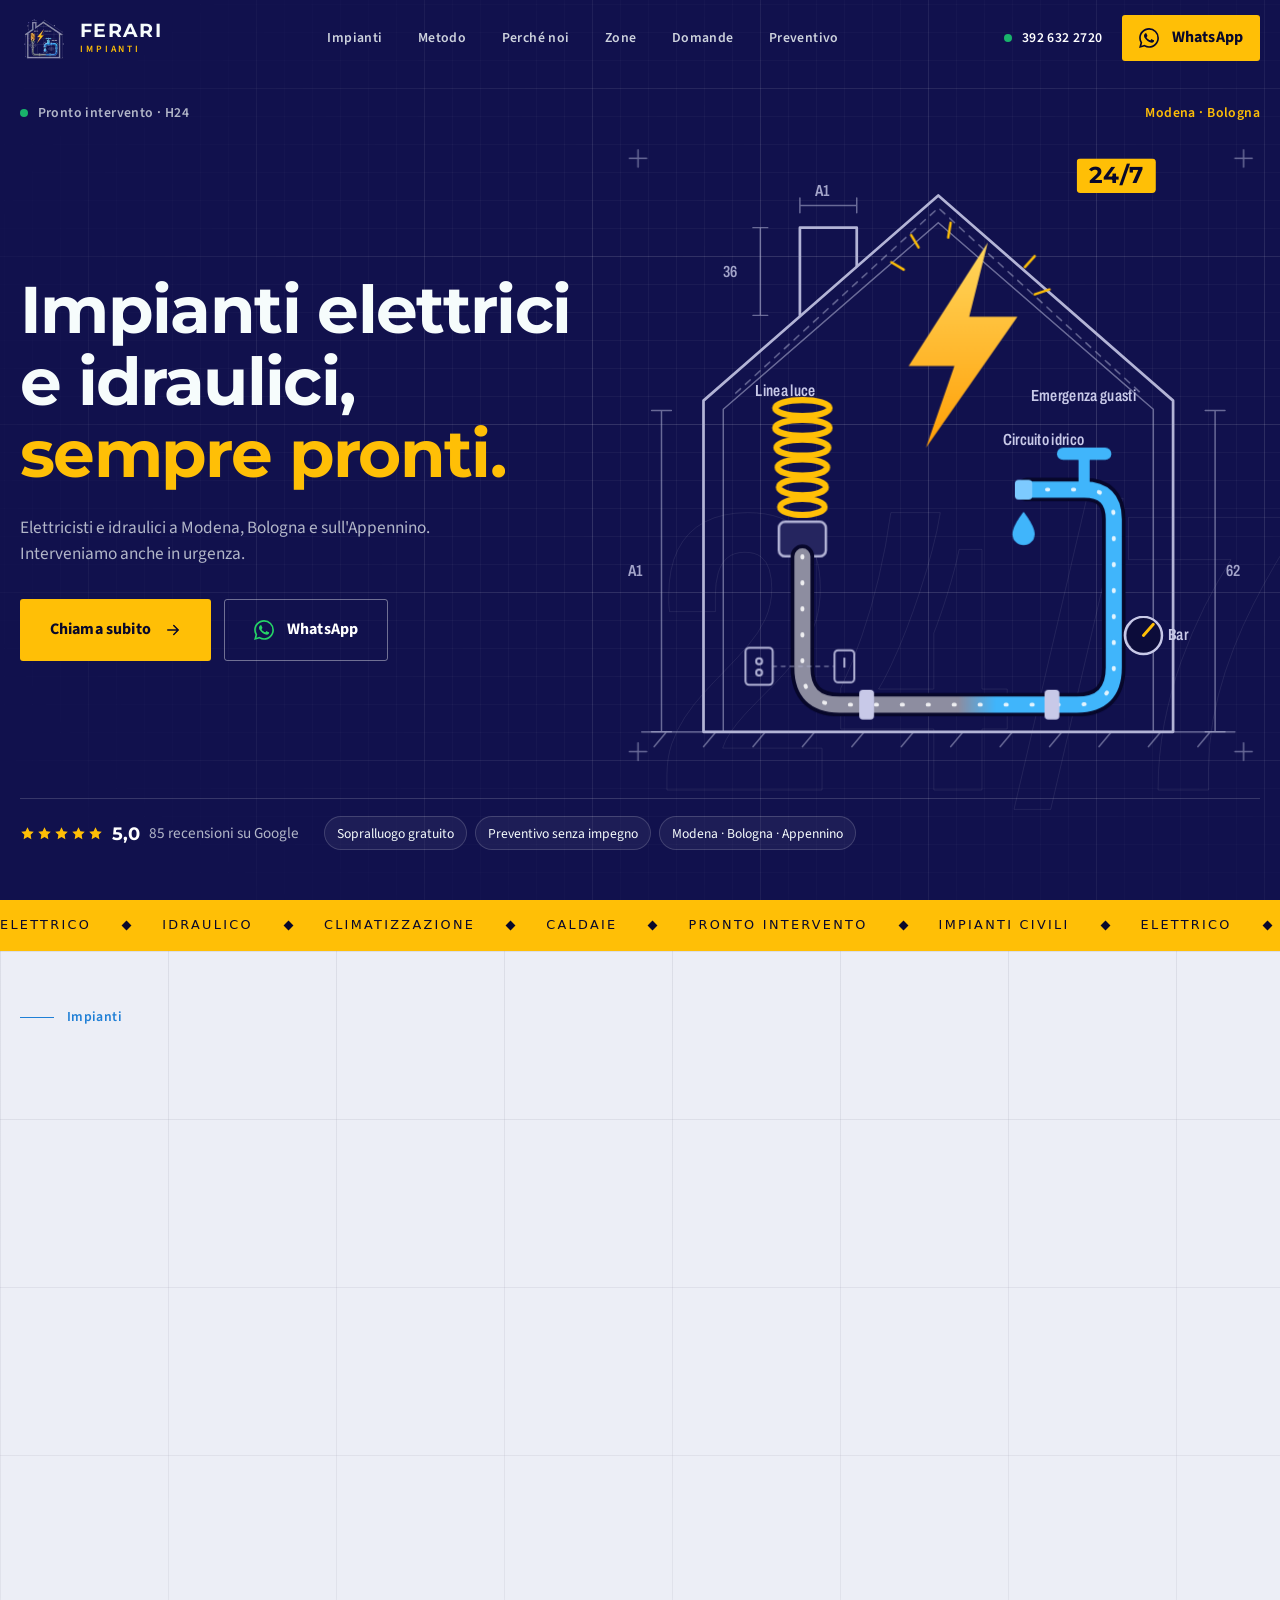
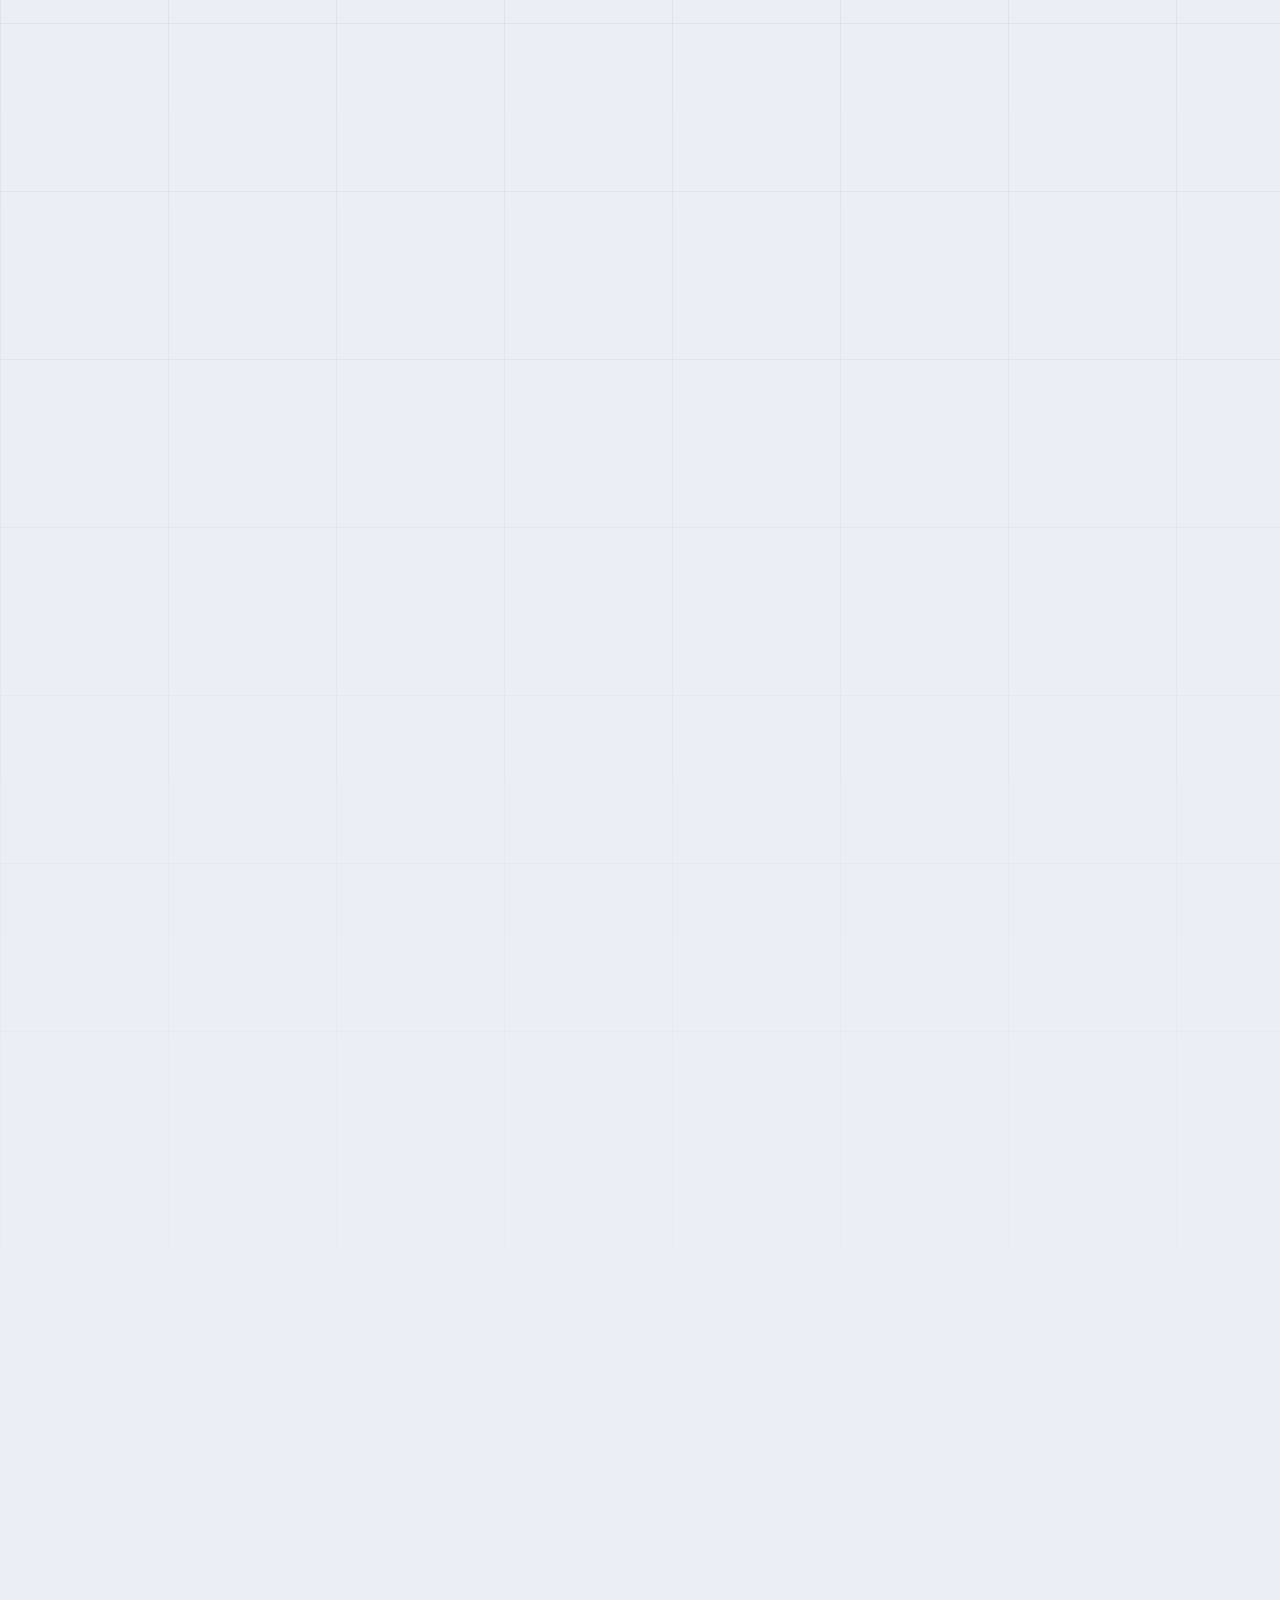
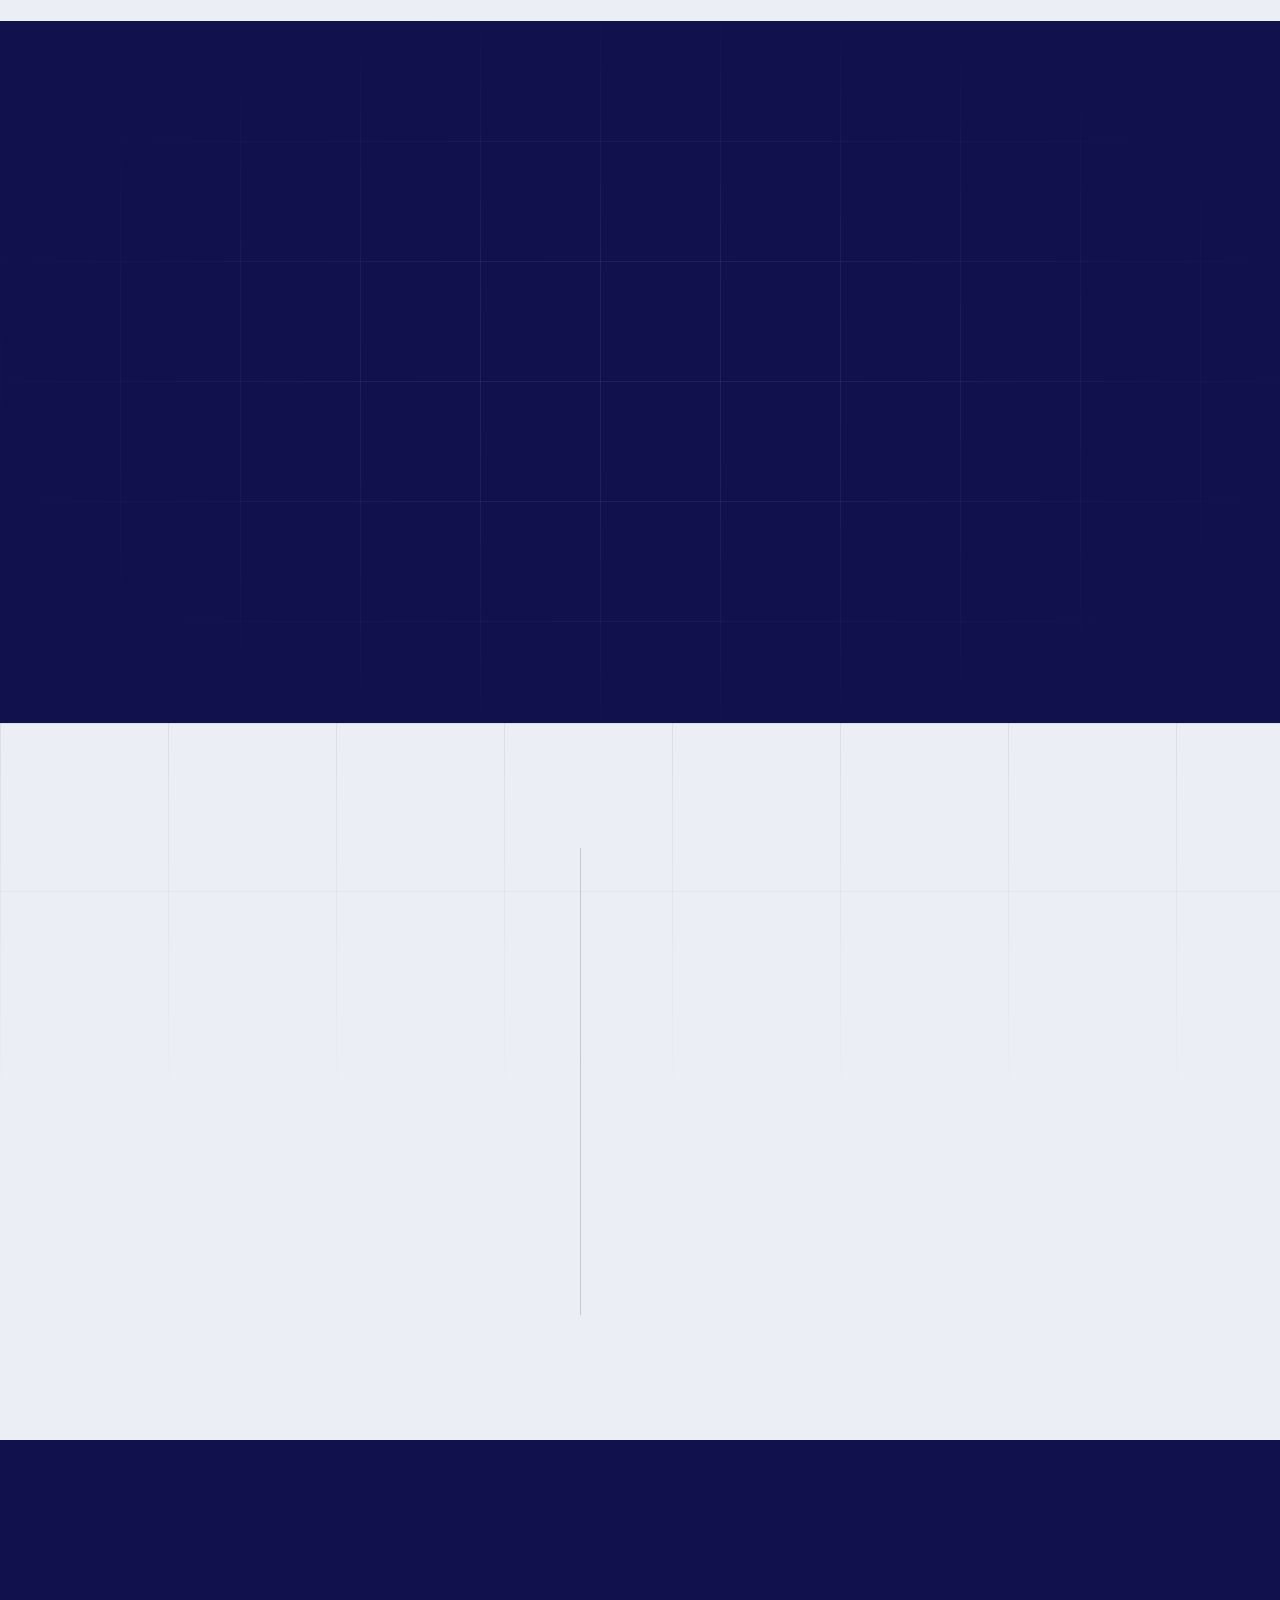
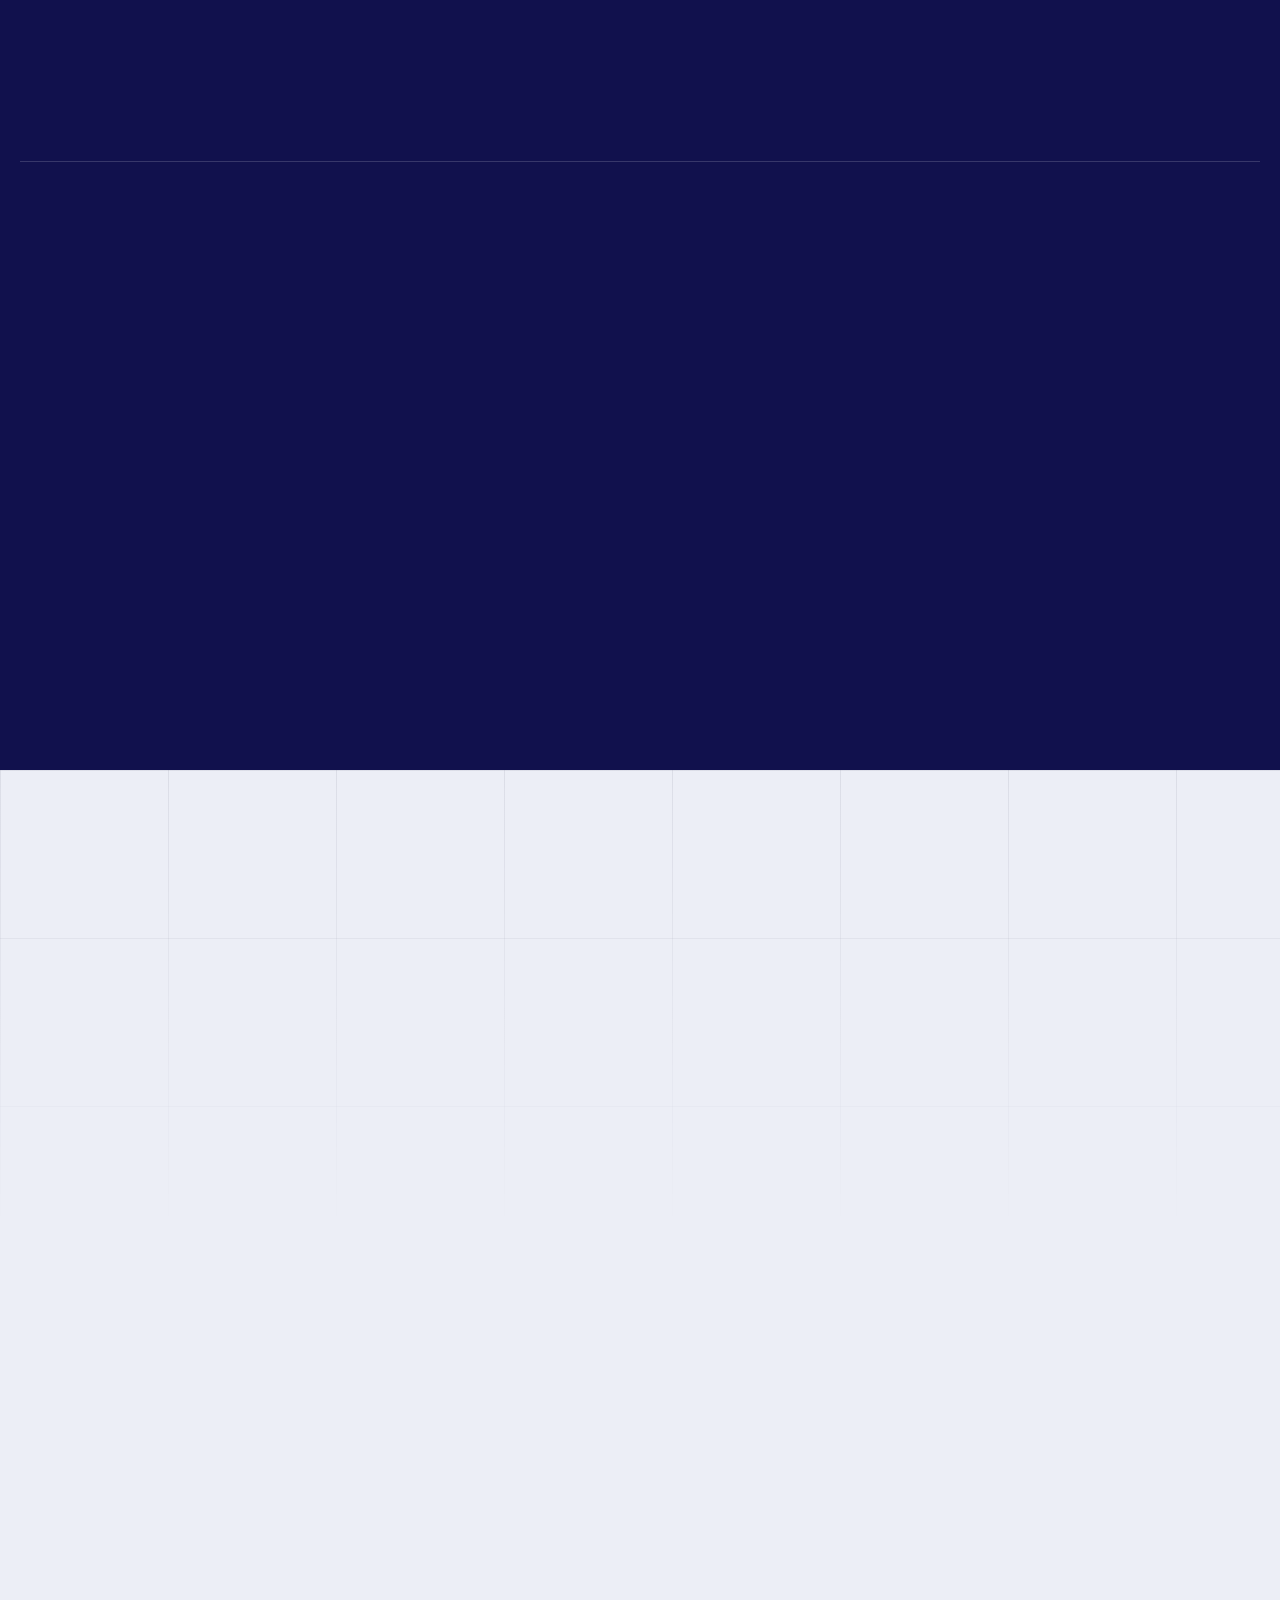
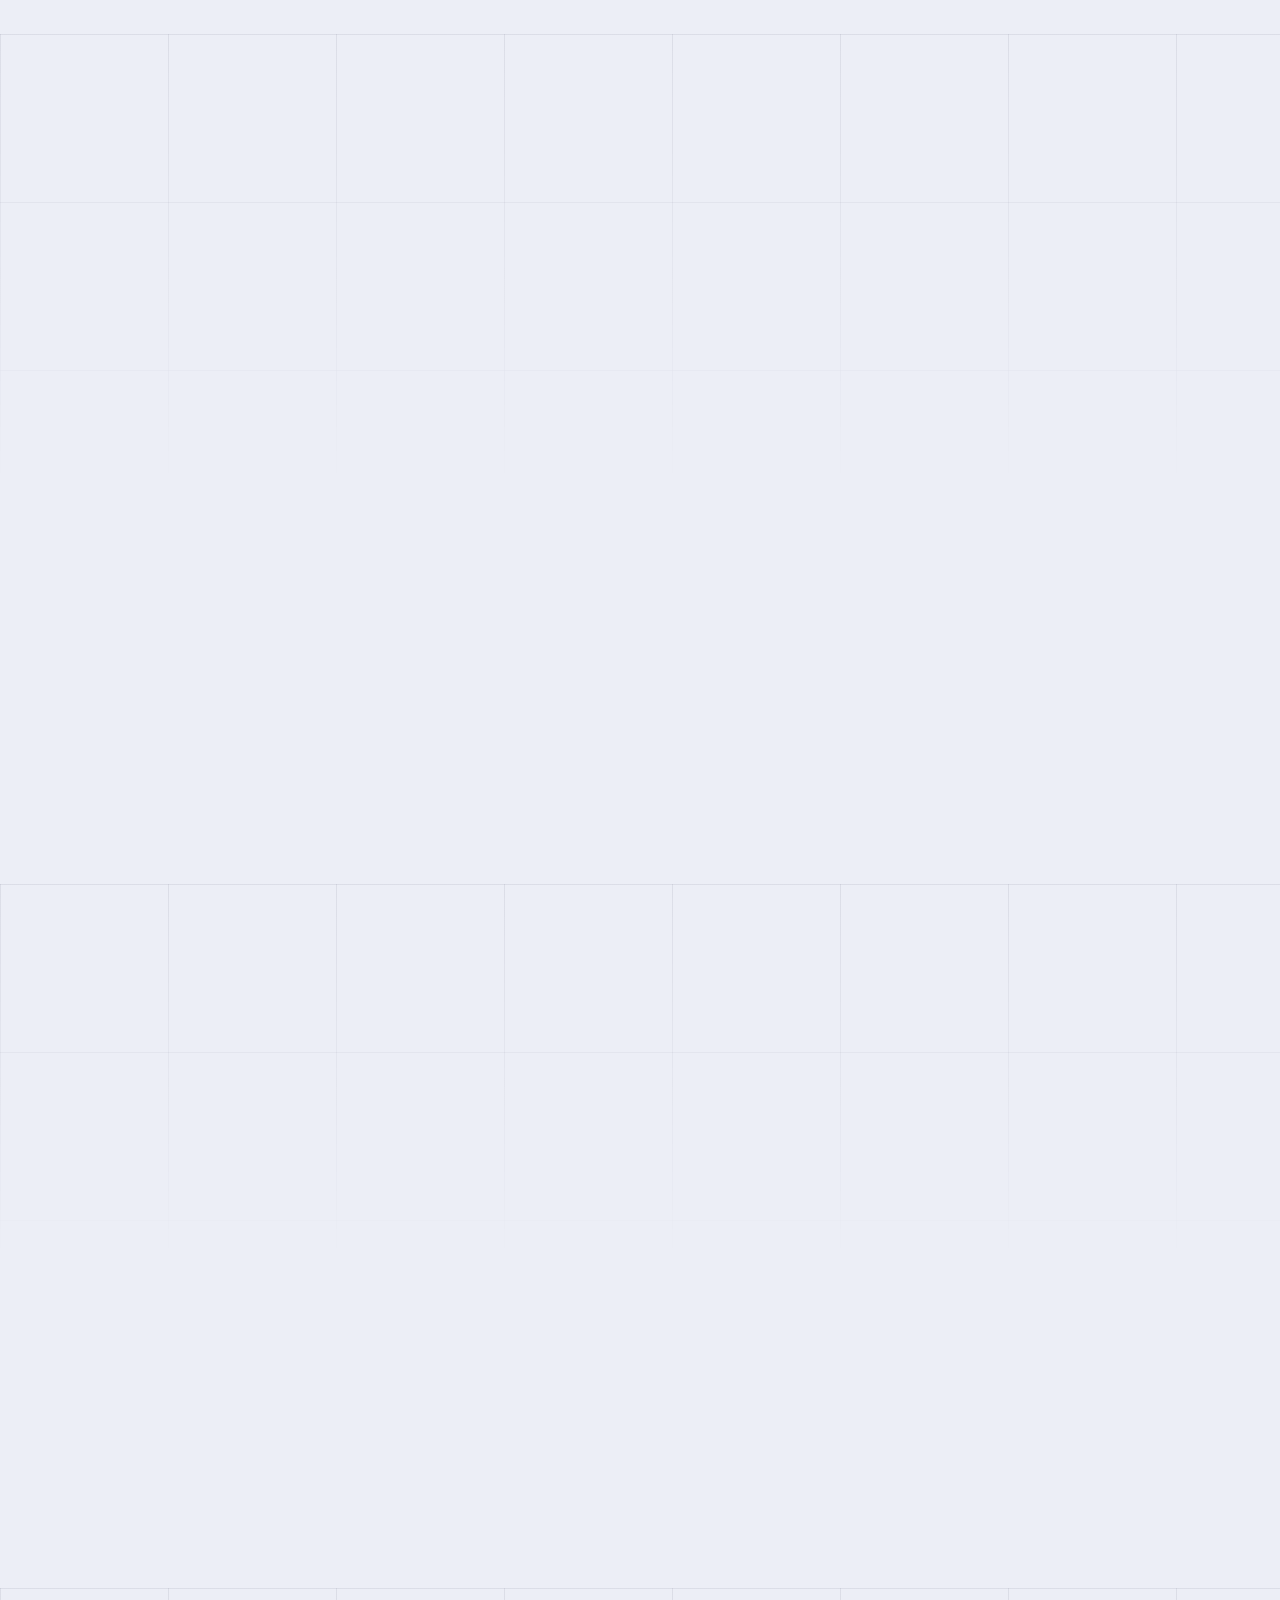
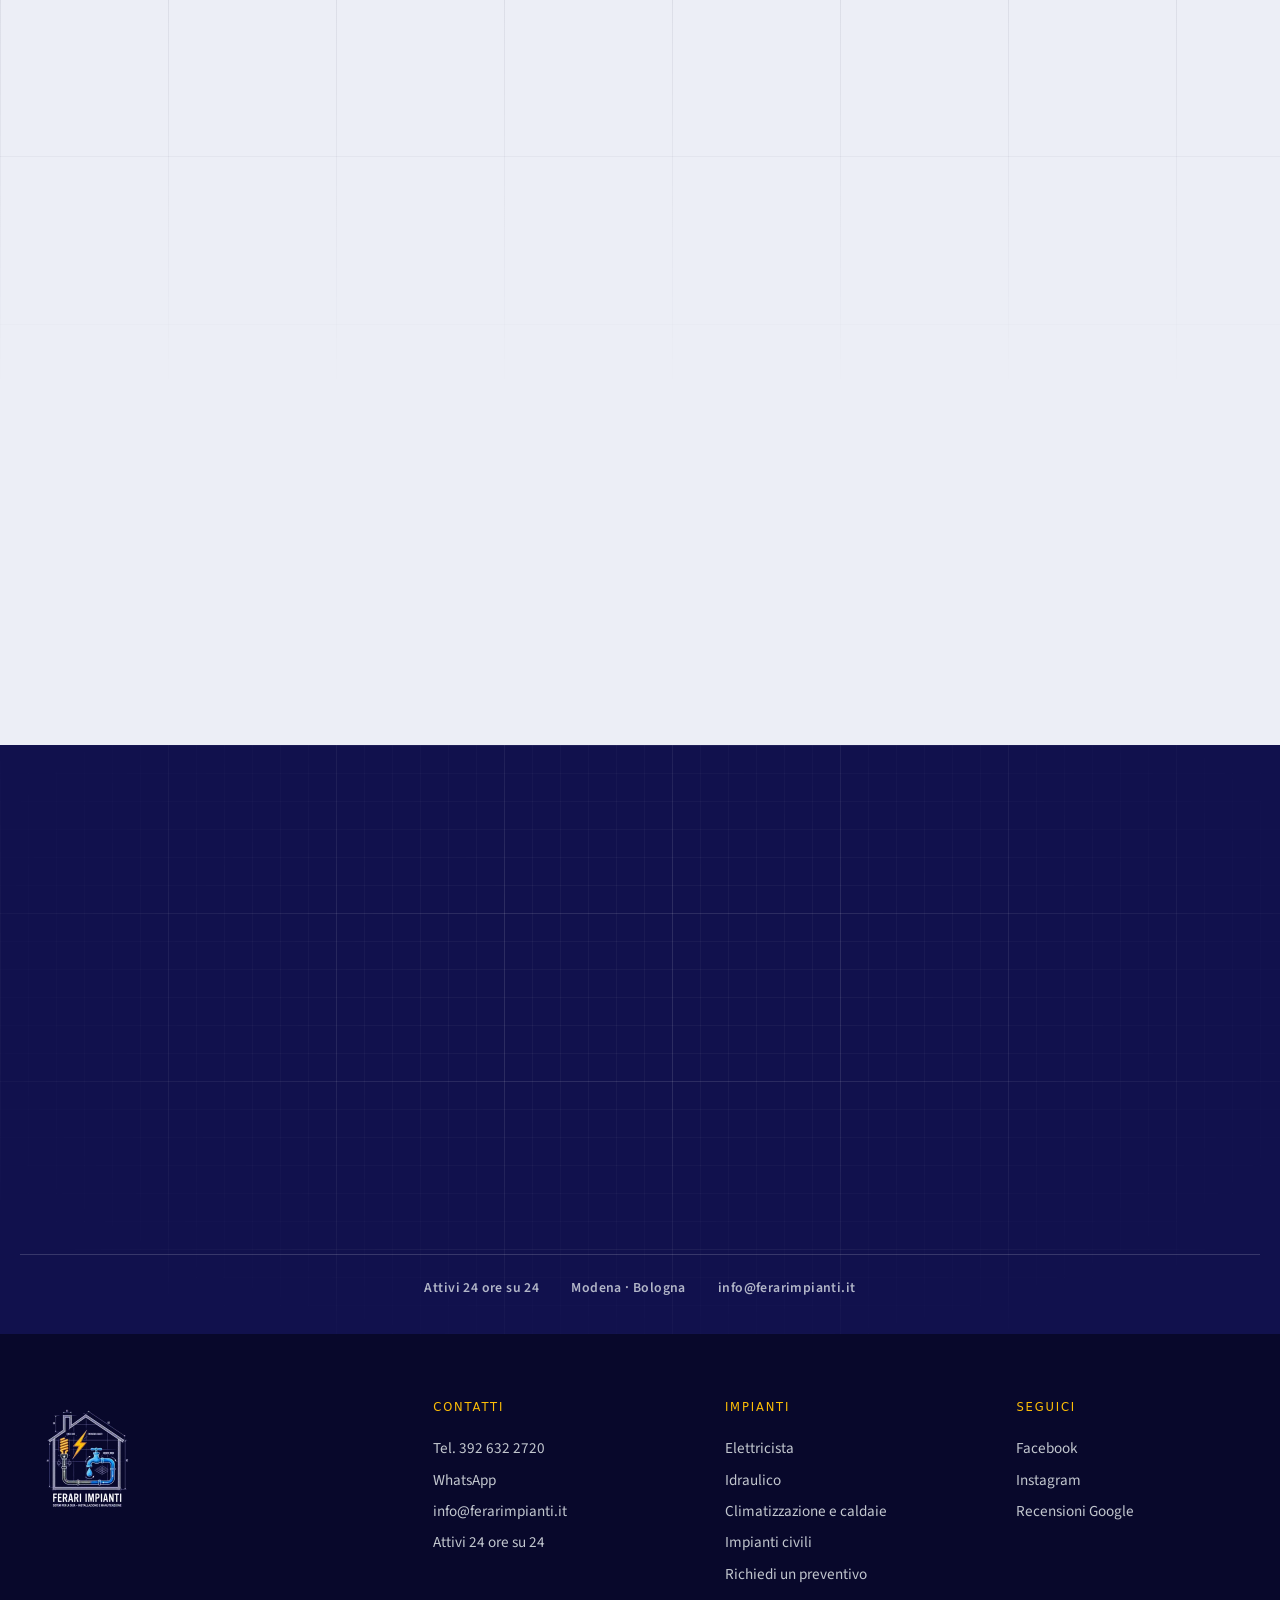
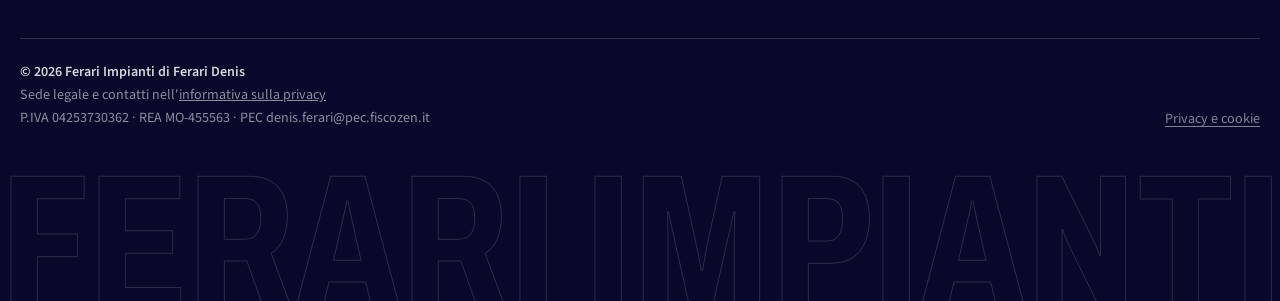
<file: index.html>
<!DOCTYPE html>
<html lang="it" class="no-js">
<head>
<meta charset="utf-8">
<meta name="viewport" content="width=device-width, initial-scale=1, viewport-fit=cover">
<script>document.documentElement.className = 'js';</script>
<title>Ferari Impianti | Elettricista e idraulico 24/7 a Modena e Bologna</title>
<meta name="description" content="Pronto intervento elettrico e idraulico 24 ore su 24 a Modena, Bologna e provincia. Impianti civili, climatizzazione, caldaie. Chiama il 392 632 2720.">
<link rel="canonical" href="https://ferarimpianti.it/">
<meta name="theme-color" content="#11114d">
<meta property="og:type" content="website">
<meta property="og:locale" content="it_IT">
<meta property="og:site_name" content="Ferari Impianti">
<meta property="og:title" content="Ferari Impianti | Elettricista e idraulico 24/7">
<meta property="og:description" content="Pronto intervento elettrico e idraulico a Modena, Bologna e provincia. Una telefonata, un tecnico.">
<meta property="og:url" content="https://ferarimpianti.it/">
<meta property="og:image" content="https://ferarimpianti.it/img/og.jpg">
<meta property="og:image:secure_url" content="https://ferarimpianti.it/img/og.jpg">
<meta property="og:image:type" content="image/jpeg">
<meta property="og:image:width" content="1200">
<meta property="og:image:height" content="630">
<meta property="og:image:alt" content="Ferari Impianti - pronto intervento elettrico e idraulico 24/7 a Modena e Bologna">
<meta name="twitter:card" content="summary_large_image">
<meta name="twitter:title" content="Ferari Impianti | Elettricista e idraulico 24/7">
<meta name="twitter:image" content="https://ferarimpianti.it/img/og.jpg">
<link rel="icon" href="/favicon.ico" sizes="any">
<link rel="icon" type="image/png" sizes="32x32" href="/img/favicon-32.png">
<link rel="icon" type="image/png" sizes="192x192" href="/img/icon-192.png">
<link rel="apple-touch-icon" href="img/apple-touch-icon.png">
<link rel="manifest" href="site.webmanifest">
<link rel="preload" href="fonts/montserrat-var.woff2" as="font" type="font/woff2" crossorigin>
<link rel="preload" href="fonts/source-sans-3-var.woff2" as="font" type="font/woff2" crossorigin>
<style id="css-inline">@font-face{font-family:Montserrat;font-weight:100 900;font-display:swap;src:url(fonts/montserrat-var.woff2) format("woff2")}@font-face{font-family:Archivo;font-weight:100 900;font-stretch:62% 125%;font-display:swap;src:url(fonts/archivo-var.woff2) format("woff2")}@font-face{font-family:"Source Sans 3";font-weight:200 900;font-display:swap;src:url(fonts/source-sans-3-var.woff2) format("woff2")}@font-face{font-family:Montserrat Fallback;src:local("Arial Bold"),local("Arial-BoldMT"),local("Liberation Sans Bold"),local("Arimo Bold");font-weight:600 800;size-adjust:110.7%;ascent-override:87.6%;descent-override:22.6%;line-gap-override:0%}@font-face{font-family:"Source Sans 3 Fallback";src:local("Arial"),local("ArialMT"),local("Liberation Sans"),local("Arimo");font-weight:200 500;size-adjust:94.5%;ascent-override:107.9%;descent-override:42.3%;line-gap-override:0%}@font-face{font-family:"Source Sans 3 Fallback";src:local("Arial Bold"),local("Arial-BoldMT"),local("Liberation Sans Bold"),local("Arimo Bold");font-weight:600 900;size-adjust:90.6%;ascent-override:112.6%;descent-override:44.1%;line-gap-override:0%}:root{--navy: #11114d;--navy-deep: #08082b;--navy-2: #1a1a78;--paper: #eceef6;--paper-2: #e1e4f0;--white: #fff;--ink: #0a0a2c;--amber: #ffbf06;--amber-2: #ffd75e;--azure: #40b5fb;--azure-d: #1f7fd6;--heat: #ff7a45;--ok: #19b36b;--txt-d: #f6fcfc;--mut-d: rgba(246, 252, 252, .7);--mut-l: #555a7c;--line-d: rgba(255, 255, 255, .16);--line-l: rgba(10, 10, 44, .16);--max: 1280px;--header-h: 76px;--font-d: "Archivo", "Helvetica Neue", Arial, sans-serif;--font-t: "Source Sans 3", "Source Sans 3 Fallback", "Segoe UI", system-ui, -apple-system, Arial, sans-serif;--mono: "Source Sans 3", "Source Sans 3 Fallback", "Segoe UI", system-ui, Arial, sans-serif;--ease: cubic-bezier(.2, .8, .2, 1);--ease-io: cubic-bezier(.76, 0, .24, 1)}*,*:before,*:after{box-sizing:border-box}html{scroll-behavior:smooth;scroll-padding-top:calc(var(--header-h) + 8px);-webkit-text-size-adjust:100%}body{margin:0;font-family:var(--font-t);font-size:17px;line-height:1.6;color:var(--ink);background:var(--paper);-webkit-font-smoothing:antialiased;text-rendering:optimizeLegibility;overflow-x:hidden}img,svg{display:block;max-width:100%}a{color:inherit}button{font:inherit;color:inherit}h1,h2,h3,p{margin:0}::selection{background:var(--amber);color:var(--navy-deep)}:focus-visible{outline:2px solid var(--amber);outline-offset:4px}.skip{position:absolute;left:-999px;top:10px;z-index:5000;background:var(--amber);color:var(--navy-deep);padding:.6rem 1rem;font-weight:700}.skip:focus{left:10px}.wrap{width:min(var(--max),calc(100% - 2.5rem));margin-inline:auto}.mono{font-family:var(--mono);font-weight:500;font-size:.72rem;letter-spacing:.14em;text-transform:uppercase}.loader[hidden]{display:none!important}.loader{display:none}.js .loader{position:fixed;inset:0;z-index:4000;display:block}.l-panel{position:absolute;left:0;right:0;height:50.5%;background:var(--navy);transition:transform 1s var(--ease-io)}.l-panel.t{top:0}.l-panel.b{bottom:0}.l-panel:after{content:"";position:absolute;left:0;right:0;height:1px;background:#ffbf0600}.loader.is-done .l-panel.t{transform:translateY(-101%)}.loader.is-done .l-panel.b{transform:translateY(101%)}.l-grid{position:absolute;inset:0;opacity:.7;background-image:linear-gradient(rgba(255,255,255,.05) 1px,transparent 1px),linear-gradient(90deg,rgba(255,255,255,.05) 1px,transparent 1px);background-size:48px 48px;mask-image:radial-gradient(ellipse 60% 55% at 50% 50%,#000 20%,transparent 80%);-webkit-mask-image:radial-gradient(ellipse 60% 55% at 50% 50%,#000 20%,transparent 80%);transition:opacity .4s}.l-box{position:absolute;inset:0;display:grid;place-content:center;justify-items:center;gap:1.6rem;transition:opacity .4s}.loader.is-done .l-box,.loader.is-done .l-foot,.loader.is-done .l-grid{opacity:0}.l-house{width:min(300px,62vw);overflow:visible}.l-house .ln{fill:none;stroke:#b3b4d6;stroke-width:2;stroke-linecap:round;stroke-linejoin:round;stroke-dasharray:1;stroke-dashoffset:1;animation:draw 1.7s var(--ease) forwards}.l-house .bolt{fill:var(--amber);opacity:0;filter:drop-shadow(0 0 14px rgba(255,191,6,.85));animation:pop .6s .9s var(--ease) forwards,bob 2.2s 1.5s ease-in-out infinite;transform-box:fill-box;transform-origin:center}.l-house .drop{fill:var(--azure);opacity:0;filter:drop-shadow(0 0 14px rgba(64,181,251,.85));animation:pop .6s 1.1s var(--ease) forwards,bob 2.2s 1.7s ease-in-out infinite;transform-box:fill-box;transform-origin:center}@keyframes draw{to{stroke-dashoffset:0}}@keyframes pop{0%{opacity:0;transform:scale(.6)}to{opacity:1;transform:none}}@keyframes bob{0%,to{transform:translateY(0)}50%{transform:translateY(-7px)}}.l-brand{color:#f6fcfc8c;text-align:center}.l-foot{position:absolute;left:1.5rem;right:1.5rem;bottom:1.8rem;display:flex;justify-content:space-between;align-items:flex-end;color:#f6fcfc99;transition:opacity .4s}.l-pct{font-family:var(--font-d);font-weight:700;font-size:clamp(3.4rem,10vw,7rem);line-height:.8;color:var(--txt-d);font-variant-numeric:tabular-nums}.l-pct:after{content:"%";font-size:.4em;color:var(--amber);margin-left:.1em}.l-bar{position:absolute;left:0;right:0;bottom:0;height:4px;background:#ffffff1a}.l-bar i{display:block;height:100%;width:0;background:linear-gradient(90deg,var(--azure-d),var(--azure) 60%,var(--amber));box-shadow:0 0 16px #40b5fb99}body.is-loading{overflow:hidden}.cur{display:none}@media(hover:hover)and (pointer:fine){.has-cur,.has-cur a,.has-cur button,.has-cur summary{cursor:none}.has-cur .cur{display:block;position:fixed;left:0;top:0;z-index:4500;pointer-events:none;mix-blend-mode:difference;will-change:transform}.cur:before,.cur:after{content:"";position:absolute;background:#fff;transition:transform .3s var(--ease)}.cur:before{left:-16px;top:-.5px;width:32px;height:1px}.cur:after{top:-16px;left:-.5px;height:32px;width:1px}.cur b{position:absolute;left:-5px;top:-5px;width:10px;height:10px;border:1px solid #fff;border-radius:50%;transition:transform .35s var(--ease),background .2s}.cur.is-link b{transform:scale(3.4);background:#ffffff40}.cur.is-link:before{transform:scaleX(.3)}.cur.is-link:after{transform:scaleY(.3)}.cur.is-hide{opacity:0}}.header{position:fixed;inset:0 0 auto;z-index:900;height:var(--header-h);display:flex;align-items:center;transition:background .3s,box-shadow .3s}.header.is-scrolled{background:#08082bd6;backdrop-filter:blur(14px) saturate(1.3);-webkit-backdrop-filter:blur(14px) saturate(1.3);box-shadow:0 1px 0 var(--line-d)}.header-in{display:flex;align-items:center;justify-content:space-between;gap:1rem;width:min(var(--max),calc(100% - 2.5rem));margin-inline:auto}.brand{display:flex;align-items:center;gap:.75rem;text-decoration:none;color:var(--txt-d)}.brand img{width:44px;height:44px;border-radius:6px;object-fit:cover}.brand-name{font-family:var(--font-d);font-weight:700;font-size:1.5rem;letter-spacing:.08em;line-height:1;text-transform:uppercase}.brand-name small{display:block;font-family:var(--mono);font-weight:500;font-size:.6rem;letter-spacing:.34em;color:var(--amber);margin-top:.3rem}.nav{display:none;gap:2.2rem}.nav a{color:#f6fcfcd1;text-decoration:none;padding:.4rem 0;position:relative}.nav a i{font-style:normal;color:var(--amber);margin-right:.45em}.nav a:after{content:"";position:absolute;left:0;bottom:0;height:1px;width:100%;background:var(--amber);transform:scaleX(0);transform-origin:left;transition:transform .4s var(--ease)}.nav a:hover:after{transform:scaleX(1)}.nav a:hover{color:#fff}.h-call{display:none;align-items:center;gap:1.2rem}.h-tel{display:inline-flex;align-items:center;gap:.6rem;color:#fff;text-decoration:none}.h-tel .live-dot{margin:0}.menu-btn{width:46px;height:46px;border:1px solid var(--line-d);background:#ffffff0d;display:grid;place-items:center;color:#fff;border-radius:3px}.menu-btn svg{width:22px;height:22px}@media(min-width:1020px){.nav,.h-call{display:flex}.menu-btn{display:none}}.live-dot{display:inline-block;width:8px;height:8px;border-radius:50%;background:var(--ok);box-shadow:0 0 #19b36b99;animation:ping 2s infinite;flex:none}@keyframes ping{70%{box-shadow:0 0 0 10px #19b36b00}to{box-shadow:0 0 #19b36b00}}.btn{position:relative;isolation:isolate;overflow:hidden;display:inline-flex;align-items:center;justify-content:center;gap:.8rem;min-height:54px;padding:.85rem 1.4rem;border:1px solid transparent;border-radius:3px;font-family:var(--mono);font-weight:500;font-size:.8rem;letter-spacing:.1em;text-transform:uppercase;text-decoration:none;cursor:pointer;transition:color .35s,border-color .35s,transform .2s}.btn:before{content:"";position:absolute;inset:0;z-index:-1;transform:translateY(101%);transition:transform .5s var(--ease)}.btn:hover:before{transform:none}.btn .arr{width:18px;height:18px;flex:none;transition:transform .4s var(--ease)}.btn:hover .arr{transform:translate(5px)}.btn svg{flex:none}.btn-amber{background:var(--amber);color:var(--navy-deep)}.btn-amber:before{background:#fff}.btn-line{background:transparent;color:#fff;border-color:#fff6}.btn-line:before{background:#fff}.btn-line:hover{color:var(--navy-deep);border-color:#fff}.btn-ink{background:var(--navy);color:#fff}.btn-ink:before{background:var(--amber)}.btn-ink:hover{color:var(--navy-deep)}.btn-sm{min-height:44px;padding:.55rem 1rem;font-size:.72rem}.btn-lg{min-height:62px;padding:1rem 1.8rem;font-size:.88rem}.drawer{position:fixed;inset:0;z-index:1200;background:var(--navy-deep);color:#fff;padding:1.25rem;display:flex;flex-direction:column;clip-path:inset(0 0 100% 0);visibility:hidden;transition:clip-path .7s var(--ease-io),visibility 0s .7s}.drawer.is-open{clip-path:inset(0);visibility:visible;transition:clip-path .7s var(--ease-io),visibility 0s}.drawer-top{display:flex;align-items:center;justify-content:space-between;height:56px}.drawer nav{margin:2rem 0 auto;display:grid}.drawer nav a{display:flex;align-items:baseline;gap:1rem;font-family:var(--font-d);font-weight:700;font-size:clamp(2.6rem,12vw,3.6rem);text-transform:uppercase;text-decoration:none;line-height:1.05;padding:.3rem 0;border-bottom:1px solid var(--line-d)}.drawer nav a i{font-family:var(--mono);font-style:normal;font-size:.75rem;color:var(--amber);letter-spacing:.1em}.drawer-actions{display:grid;gap:.7rem;padding-bottom:max(.5rem,env(safe-area-inset-bottom))}.hero{position:relative;min-height:100svh;display:flex;flex-direction:column;background:var(--navy);color:var(--txt-d);overflow:hidden;isolation:isolate;padding:calc(var(--header-h) + 1.6rem) 0 0}.hero-grid{position:absolute;inset:-80px;z-index:-3;will-change:transform;background-image:linear-gradient(rgba(255,255,255,.1) 1px,transparent 1px),linear-gradient(90deg,rgba(255,255,255,.1) 1px,transparent 1px),linear-gradient(rgba(255,255,255,.045) 1px,transparent 1px),linear-gradient(90deg,rgba(255,255,255,.045) 1px,transparent 1px);background-size:168px 168px,168px 168px,28px 28px,28px 28px;mask-image:radial-gradient(ellipse 90% 80% at 65% 48%,#000 22%,transparent 78%);-webkit-mask-image:radial-gradient(ellipse 90% 80% at 65% 48%,#000 22%,transparent 78%)}.orb{position:absolute;border-radius:50%;filter:blur(90px);z-index:-2;pointer-events:none}.orb-a{width:44vw;height:44vw;max-width:620px;max-height:620px;right:-6vw;top:4vw;background:radial-gradient(circle,rgba(255,191,6,.22),transparent 68%);animation:drift 14s ease-in-out infinite alternate}.orb-b{width:40vw;height:40vw;max-width:560px;max-height:560px;left:-12vw;bottom:-8vw;background:radial-gradient(circle,rgba(64,181,251,.22),transparent 68%);animation:drift 17s ease-in-out infinite alternate-reverse}@keyframes drift{to{transform:translate3d(3vw,2vw,0) scale(1.08)}}.hero-mark{position:absolute;z-index:-1;right:-1vw;bottom:5.5rem;font-family:var(--font-d);font-weight:700;font-size:clamp(12rem,31vw,31rem);line-height:.78;color:transparent;-webkit-text-stroke:1.5px rgba(255,255,255,.11);user-select:none;pointer-events:none;will-change:transform}.hero-top{display:flex;justify-content:space-between;gap:1rem;color:var(--mut-d)}.hero-top span{display:inline-flex;align-items:center;gap:.6rem}.hero-top .amb{color:var(--amber)}.hero-body{flex:1;display:grid;gap:2rem;align-items:center;padding:2.2rem 0 2.8rem}@media(min-width:1000px){.hero-body{grid-template-columns:1.12fr .88fr;gap:1rem}}.hero h1{font-family:var(--font-d);font-weight:700;text-transform:uppercase;font-size:clamp(3.3rem,min(8.4vw,11.6vh),7.4rem);line-height:.86;letter-spacing:-.005em;margin:0 0 1.6rem}.hero h1 .acc{color:var(--amber)}.w{display:inline-block;overflow:hidden;vertical-align:top;padding-bottom:.08em;margin-bottom:-.08em}.w>span{display:inline-block;transform:translateY(110%)}.no-js .w>span{transform:none}.in .w>span,body.is-ready .hero .w>span{animation:rise 1s var(--ease) forwards;animation-delay:calc(var(--i, 0) * 70ms + .1s)}@keyframes rise{to{transform:none}}.lead{font-size:clamp(1.02rem,1.6vw,1.2rem);color:var(--mut-d);max-width:33rem}.hero-actions{display:flex;flex-wrap:wrap;gap:.8rem;margin:2rem 0 0}.fade{opacity:0;transform:translateY(22px)}body.is-ready .fade{animation:fadeup .9s var(--ease) forwards;animation-delay:calc(var(--d, 0) * 1ms + .6s)}@keyframes fadeup{to{opacity:1;transform:none}}.no-js .fade{opacity:1;transform:none}.hero-foot{display:grid;grid-template-columns:repeat(3,1fr);border-top:1px solid var(--line-d)}.hero-foot div{padding:1.1rem 1rem 1.3rem 0;border-right:1px solid var(--line-d);color:var(--mut-d);font-size:.82rem}.hero-foot div+div{padding-left:1.1rem}.hero-foot div:last-child{border-right:0}.hero-foot b{display:block;font-family:var(--font-d);font-weight:700;font-size:clamp(1.15rem,2.4vw,1.7rem);text-transform:uppercase;letter-spacing:.03em;color:#fff;line-height:1.05;margin-bottom:.2rem}@media(max-width:640px){.hero-foot div{font-size:.72rem;padding-right:.5rem}.hero-foot div+div{padding-left:.7rem}.hero-top .hide-s{display:none}}.blueprint{width:min(100%,580px);margin-inline:auto;transform-style:preserve-3d;transform:perspective(1400px) rotateY(calc(var(--px, 0) * 5deg)) rotateX(calc(var(--py, 0) * -4deg));transition:transform .5s var(--ease)}.blueprint svg{width:100%;height:auto;overflow:visible}.bp-line{fill:none;stroke:#b3b4d6;stroke-width:2.2;stroke-linecap:round;stroke-linejoin:round}.bp-thin{fill:none;stroke:#b3b4d68c;stroke-width:1.2;stroke-linecap:round}.bp-txt{font-family:var(--font-d);font-weight:600;font-size:13px;letter-spacing:.1em;fill:#c8c9e8;text-transform:uppercase}.bp-num{font-family:var(--font-d);font-weight:600;font-size:13px;fill:#c8c9e8cc}.draw{stroke-dasharray:1;stroke-dashoffset:1}body.is-ready .draw{animation:draw 1.9s var(--ease) forwards;animation-delay:calc(var(--d, 0) * 1ms + .45s)}.no-js .draw{stroke-dashoffset:0}.bp-pop{opacity:0;transform-origin:center;transform-box:fill-box}body.is-ready .bp-pop{animation:pop .9s var(--ease) forwards;animation-delay:calc(var(--d, 0) * 1ms + .9s)}.no-js .bp-pop{opacity:1}.bolt-glow{animation:pulse 2.6s ease-in-out infinite;transform-origin:center;transform-box:fill-box;filter:drop-shadow(0 0 12px rgba(255,191,6,.7))}@keyframes pulse{0%,to{filter:drop-shadow(0 0 8px rgba(255,191,6,.55))}50%{filter:drop-shadow(0 0 26px rgba(255,191,6,.95))}}.flow{fill:none;stroke:#fff;stroke-opacity:.85;stroke-width:3.2;stroke-linecap:round;stroke-dasharray:1 20;animation:flow 1.1s linear infinite}@keyframes flow{to{stroke-dashoffset:-21}}.drop-fall{animation:fall 2.4s cubic-bezier(.5,0,.9,.6) infinite;transform-box:fill-box}@keyframes fall{0%{transform:translateY(-4px) scale(.6);opacity:0}12%{opacity:1;transform:none}80%{opacity:1}to{transform:translateY(58px);opacity:0}}.ripple{fill:none;stroke:var(--azure);stroke-width:1.5;opacity:0;transform-box:fill-box;transform-origin:center;animation:ripple 2.4s ease-out infinite}@keyframes ripple{0%,74%{opacity:0;transform:scale(.3)}80%{opacity:.9}to{opacity:0;transform:scale(1.6)}}.ticker{background:var(--amber);color:var(--navy-deep);overflow:hidden}.ticker-track{display:flex;width:max-content;animation:marquee 42s linear infinite}.ticker:hover .ticker-track{animation-play-state:paused}.ticker-set{display:flex;align-items:center;flex:none}.ticker-set span{font-family:var(--mono);font-weight:500;font-size:.8rem;letter-spacing:.18em;text-transform:uppercase;padding:.95rem 0;white-space:nowrap}.ticker-set i{display:block;width:7px;height:7px;margin:0 2rem;background:var(--navy-deep);transform:rotate(45deg);flex:none}@keyframes marquee{to{transform:translate(-50%)}}.section{position:relative;padding:clamp(4.5rem,9vw,8.5rem) 0}.paper{background:var(--paper)}.paper:before{content:"";position:absolute;inset:0;pointer-events:none;background-image:linear-gradient(var(--line-l) 1px,transparent 1px),linear-gradient(90deg,var(--line-l) 1px,transparent 1px);background-size:168px 168px;opacity:.45;mask-image:linear-gradient(#000,transparent 55%);-webkit-mask-image:linear-gradient(#000,transparent 55%)}.dark{background:var(--navy);color:var(--txt-d)}.section>.wrap{position:relative}.eyebrow{display:inline-flex;align-items:center;gap:.8rem;color:var(--azure-d)}.eyebrow:before{content:"";width:34px;height:1px;background:currentColor}.dark .eyebrow{color:var(--amber)}.h2{font-family:var(--font-d);font-weight:700;text-transform:uppercase;font-size:clamp(2.6rem,6.8vw,5.6rem);line-height:.9;letter-spacing:-.004em;margin-top:1rem}.h2 em{font-style:normal;color:var(--azure-d)}.dark .h2 em{color:var(--amber)}.sub{margin-top:1.2rem;max-width:36rem;color:var(--mut-l);font-size:1.06rem}.dark .sub{color:var(--mut-d)}.head{margin-bottom:clamp(2.4rem,5vw,4rem)}.head-split{display:grid;gap:1.2rem;align-items:end}@media(min-width:900px){.head-split{grid-template-columns:1.3fr .7fr}.head-split .sub{margin-top:0;justify-self:end}}.js .rv{opacity:0;transform:translateY(32px);transition:opacity .9s var(--ease),transform .9s var(--ease);transition-delay:calc(var(--d, 0) * 1ms)}.js .rv.in{opacity:1;transform:none}.lab{display:grid;gap:1.4rem}@media(min-width:1000px){.lab{grid-template-columns:.72fr 1.28fr;gap:2.4rem;align-items:start}}.sys-list{border-top:1px solid var(--line-l)}.sys-btn{position:relative;display:grid;grid-template-columns:2.4rem 1fr auto;gap:.6rem;align-items:center;width:100%;padding:1rem .2rem;text-align:left;background:none;border:0;border-bottom:1px solid var(--line-l);cursor:pointer;color:var(--ink)}.sys-btn .n{font-family:var(--mono);font-size:.72rem;color:var(--mut-l);letter-spacing:.08em}.sys-btn .t{font-family:var(--font-d);font-weight:700;text-transform:uppercase;font-size:clamp(1.7rem,2.8vw,2.3rem);line-height:1;transition:transform .45s var(--ease),color .3s}.sys-btn .d{display:block;font-family:var(--font-t);font-weight:400;font-size:.86rem;text-transform:none;letter-spacing:0;color:var(--mut-l);margin-top:.3rem}.sys-btn .a{width:36px;height:36px;border:1px solid var(--line-l);display:grid;place-items:center;border-radius:3px;transition:background .3s,color .3s,border-color .3s,transform .4s var(--ease)}.sys-btn .a svg{width:16px;height:16px}.sys-btn:before{content:"";position:absolute;left:0;bottom:-1px;height:3px;width:100%;background:var(--amber);transform:scaleX(0);transform-origin:left;transition:transform .6s var(--ease)}.sys-btn[aria-selected=true]:before{transform:scaleX(1)}.sys-btn[aria-selected=true] .t{transform:translate(8px)}.sys-btn[aria-selected=true] .a{background:var(--navy);color:var(--amber);border-color:var(--navy)}.sys-btn[aria-selected=true] .a svg{transform:rotate(-45deg)}.sys-btn .a svg{transition:transform .4s var(--ease)}.sys-view{position:relative;background:var(--navy);color:var(--txt-d);border-radius:4px;overflow:hidden;box-shadow:0 40px 90px #0a0a2c40}.sys-view:before{content:"";position:absolute;inset:0;background-image:linear-gradient(rgba(255,255,255,.07) 1px,transparent 1px),linear-gradient(90deg,rgba(255,255,255,.07) 1px,transparent 1px),linear-gradient(rgba(255,255,255,.035) 1px,transparent 1px),linear-gradient(90deg,rgba(255,255,255,.035) 1px,transparent 1px);background-size:120px 120px,120px 120px,24px 24px,24px 24px;pointer-events:none}.sys-tag{position:absolute;left:1rem;top:.9rem;z-index:1;color:var(--mut-d);display:flex;align-items:center;gap:.6rem}.sys-svg{position:relative;width:100%;height:auto}.sys-info{position:relative;padding:1.2rem 1.4rem 1.5rem;border-top:1px solid var(--line-d);display:grid;gap:1rem;background:#08082b8c}@media(min-width:720px){.sys-info{grid-template-columns:1fr auto;align-items:end;padding:1.4rem 1.8rem 1.6rem}}.sys-info h3{font-family:var(--font-d);font-weight:700;text-transform:uppercase;font-size:clamp(1.8rem,3vw,2.6rem);line-height:1;color:#fff;margin-bottom:.45rem}.sys-info p{color:var(--mut-d);font-size:.96rem;max-width:36rem}.sys-info.swap h3,.sys-info.swap p{animation:swapIn .6s var(--ease)}@keyframes swapIn{0%{opacity:0;transform:translateY(10px)}to{opacity:1;transform:none}}.sys-svg .part{fill:none;stroke:#fff3;stroke-width:2;stroke-linecap:round;stroke-linejoin:round;transition:stroke .5s,fill .5s,filter .5s,opacity .5s}.sys-svg .wall{stroke:#ffffff5c}.sys-svg .lbl{font-family:var(--mono);font-size:9.5px;letter-spacing:.12em;fill:#ffffff4d;text-transform:uppercase;transition:fill .5s}.sys-svg .fx{fill:none;stroke-width:3;stroke-linecap:round;stroke-dasharray:1 14;opacity:0;transition:opacity .5s;animation:flow 1s linear infinite}.sys-svg .fill-a{fill:#fff0}.lab[data-active=el] .p-el,.lab[data-active=pi] .p-el{stroke:var(--amber);filter:drop-shadow(0 0 7px rgba(255,191,6,.65))}.lab[data-active=el] .l-el,.lab[data-active=pi] .l-el{fill:var(--amber)}.lab[data-active=el] .fx-el,.lab[data-active=pi] .fx-el{opacity:1;stroke:#fff6c9}.lab[data-active=el] .bulb,.lab[data-active=pi] .bulb{fill:#ffbf0680}.lab[data-active=id] .p-id,.lab[data-active=pi] .p-id{stroke:var(--azure);filter:drop-shadow(0 0 7px rgba(64,181,251,.65))}.lab[data-active=id] .l-id,.lab[data-active=pi] .l-id{fill:var(--azure)}.lab[data-active=id] .fx-id,.lab[data-active=pi] .fx-id{opacity:1;stroke:#d6f0ff}.lab[data-active=cl] .p-cl,.lab[data-active=pi] .p-cl{stroke:#7ee0ff;filter:drop-shadow(0 0 7px rgba(126,224,255,.6))}.lab[data-active=cl] .l-cl,.lab[data-active=pi] .l-cl{fill:#7ee0ff}.lab[data-active=cl] .air,.lab[data-active=pi] .air{opacity:1;animation:airf 2.2s linear infinite}.sys-svg .air{stroke-dasharray:5 9;opacity:0}@keyframes airf{to{stroke-dashoffset:-28}}.lab[data-active=ca] .p-ca,.lab[data-active=pi] .p-ca{stroke:var(--heat);filter:drop-shadow(0 0 7px rgba(255,122,69,.6))}.lab[data-active=ca] .l-ca,.lab[data-active=pi] .l-ca{fill:var(--heat)}.lab[data-active=ca] .fx-ca,.lab[data-active=pi] .fx-ca{opacity:1;stroke:#ffd2bf}.lab[data-active=ca] .heat,.lab[data-active=pi] .heat{opacity:1;animation:rise-heat 2.4s ease-in infinite}.sys-svg .heat{opacity:0;stroke:var(--heat)}@keyframes rise-heat{0%{transform:translateY(8px);opacity:0}30%{opacity:.9}to{transform:translateY(-16px);opacity:0}}.lab[data-active=ci] .p-ci{stroke:#fff;fill:#ffffff0f}.lab[data-active=ci] .wall{stroke:#fff}.lab[data-active=ci] .l-ci{fill:#fff}.sys-svg .beacon{fill:#ffffff26;stroke:#ffffff40;transition:fill .4s,stroke .4s}.lab[data-active=pi] .beacon{fill:var(--amber);stroke:var(--amber);animation:blink 1s ease-in-out infinite;filter:drop-shadow(0 0 14px rgba(255,191,6,.95))}.sys-svg .rays{stroke:#ffffff2e;stroke-width:2;stroke-linecap:round;transition:stroke .4s}.lab[data-active=pi] .rays{stroke:var(--amber);animation:blink 1s ease-in-out infinite}@keyframes blink{50%{opacity:.35}}.sys-svg .tag24{fill:none;stroke:#fff3;transition:stroke .4s,fill .4s}.sys-svg .tag24-t{font-family:var(--font-d);font-weight:700;font-size:20px;fill:#ffffff4d;transition:fill .4s}.lab[data-active=pi] .tag24{stroke:var(--amber);fill:var(--amber)}.lab[data-active=pi] .tag24-t{fill:var(--navy-deep)}.stats{display:grid;grid-template-columns:repeat(2,1fr);border-top:1px solid var(--line-d);border-left:1px solid var(--line-d)}@media(min-width:900px){.stats{grid-template-columns:repeat(4,1fr)}}.stat{padding:clamp(1.4rem,3vw,2.6rem) clamp(1rem,2vw,1.8rem);border-right:1px solid var(--line-d);border-bottom:1px solid var(--line-d)}.stat b{display:block;font-family:var(--font-d);font-weight:700;font-size:clamp(4rem,10vw,8.2rem);line-height:.85;color:transparent;-webkit-text-stroke:1.5px var(--amber);font-variant-numeric:tabular-nums;transition:color .9s .2s}.rv.in .stat b,.stats.in b{color:var(--amber)}.stat span{display:block;margin-top:.9rem;color:var(--mut-d)}.proc{display:grid;gap:2.4rem;align-items:start}@media(min-width:980px){.proc{grid-template-columns:.8fr 1.2fr;gap:5rem}.proc-side{position:sticky;top:calc(var(--header-h) + 2.2rem)}}.rail{position:relative;padding-left:3.4rem}.rail:before{content:"";position:absolute;left:1rem;top:.6rem;bottom:.6rem;width:1px;background:var(--line-l)}.rail-fill{position:absolute;left:1rem;top:.6rem;width:1px;height:calc(var(--p, 0%) * .96);background:linear-gradient(var(--azure-d),var(--amber));box-shadow:0 0 10px #ffbf0699;transition:height .15s linear}.pstep{position:relative;padding:0 0 clamp(2.2rem,4vw,3.4rem)}.pstep:last-child{padding-bottom:0}.pstep:before{content:"";position:absolute;left:-2.65rem;top:.55rem;width:11px;height:11px;background:var(--paper);border:1px solid var(--navy);transform:rotate(45deg);transition:background .4s,border-color .4s,box-shadow .4s}.pstep.in:before{background:var(--amber);border-color:var(--amber);box-shadow:0 0 14px #ffbf06cc}.pstep .k{color:var(--azure-d)}.pstep h3{font-family:var(--font-d);font-weight:700;text-transform:uppercase;font-size:clamp(2rem,4vw,3.2rem);line-height:.95;margin:.5rem 0 .6rem}.pstep p{color:var(--mut-l);max-width:34rem}.rows{border-top:1px solid var(--line-d)}.row{position:relative;overflow:hidden;display:grid;grid-template-columns:3rem 1fr auto;gap:1rem;align-items:center;padding:clamp(1.1rem,2.4vw,1.9rem) .2rem;border-bottom:1px solid var(--line-d);isolation:isolate;transition:color .4s}.row:before{content:"";position:absolute;inset:0;z-index:-1;background:var(--amber);transform:translate(-101%);transition:transform .6s var(--ease)}@media(hover:hover){.row:hover:before{transform:none}.row:hover{color:var(--navy-deep);padding-inline:1rem}.row:hover p,.row:hover .rn{color:#08082bbf}}.row{transition:color .4s,padding .5s var(--ease)}.rn{font-family:var(--mono);font-size:.75rem;letter-spacing:.1em;color:var(--amber);transition:color .4s}.row h3{font-family:var(--font-d);font-weight:700;text-transform:uppercase;font-size:clamp(1.9rem,4.6vw,3.6rem);line-height:.95}.row p{color:var(--mut-d);font-size:.95rem;max-width:22rem;transition:color .4s;display:none}@media(min-width:820px){.row p{display:block}}.row .ra{width:30px;height:30px;opacity:.6;transition:transform .5s var(--ease),opacity .3s}.row:hover .ra{transform:translate(6px) rotate(-45deg);opacity:1}.why-top{display:grid;gap:1.4rem;margin-bottom:clamp(2.2rem,4vw,3.4rem)}@media(min-width:900px){.why-top{grid-template-columns:1.3fr .7fr;align-items:end}.why-top .hero-actions{justify-self:end;margin:0}}.zone{display:grid;gap:2.6rem;align-items:center}@media(min-width:980px){.zone{grid-template-columns:1fr 1fr;gap:4.5rem}}.chips{display:flex;flex-wrap:wrap;gap:.5rem;margin:1.8rem 0 2rem;padding:0;list-style:none}.chips li{padding:.55rem .95rem;border:1px solid var(--line-l);border-radius:3px;font-family:var(--mono);font-size:.72rem;letter-spacing:.1em;text-transform:uppercase;transition:background .25s,color .25s,border-color .25s}.chips li:hover{background:var(--navy);color:#fff;border-color:var(--navy)}.coord{color:var(--mut-l);margin-top:1.1rem;display:block}.radar{position:relative;aspect-ratio:1;width:min(100%,540px);margin-inline:auto;border-radius:50%;background:radial-gradient(circle at 50% 50%,var(--navy-2),var(--navy-deep) 72%);box-shadow:0 40px 90px #0a0a2c59;overflow:hidden}.radar svg{position:absolute;inset:0;width:100%;height:100%}.sweep{position:absolute;inset:0;border-radius:50%;background:conic-gradient(from 0deg,#40b5fb00 0deg 280deg,#40b5fb66 358deg,#40b5fb00 360deg);animation:sweep 6s linear infinite}@keyframes sweep{to{transform:rotate(360deg)}}.pin{position:absolute;transform:translate(-50%,-50%)}.pin:before{content:"";position:absolute;left:50%;top:50%;width:14px;height:14px;margin:-7px;border-radius:50%;background:var(--amber);animation:ping2 2.4s infinite}@keyframes ping2{0%{box-shadow:0 0 #ffbf06b3}70%,to{box-shadow:0 0 0 18px #ffbf0600}}.pin b{position:absolute;left:18px;top:-13px;font-family:var(--font-d);font-weight:700;font-size:1.4rem;letter-spacing:.06em;color:#fff;text-transform:uppercase;white-space:nowrap}.pin.r b{left:auto;right:18px}.pin small{position:absolute;left:18px;top:10px;font-family:var(--mono);font-size:.62rem;letter-spacing:.14em;color:#f6fcfc8c;text-transform:uppercase;white-space:nowrap}.pin.dim:before{width:9px;height:9px;margin:-4.5px;background:var(--azure);animation:none}.pin.dim b{font-size:.98rem;color:#f6fcfcd9;top:-9px}.reviews{display:grid;gap:1.6rem;align-items:center;padding:clamp(1.8rem,4vw,3.4rem);background:var(--navy);color:var(--txt-d);border-radius:4px;position:relative;overflow:hidden;isolation:isolate}.reviews:before{content:"";position:absolute;inset:0;z-index:-1;background-image:linear-gradient(rgba(255,255,255,.06) 1px,transparent 1px),linear-gradient(90deg,rgba(255,255,255,.06) 1px,transparent 1px);background-size:40px 40px;mask-image:linear-gradient(90deg,transparent 20%,#000);-webkit-mask-image:linear-gradient(90deg,transparent 20%,#000)}@media(min-width:820px){.reviews{grid-template-columns:1fr auto}}.reviews h2{font-family:var(--font-d);font-weight:700;text-transform:uppercase;font-size:clamp(2.1rem,4.6vw,3.6rem);line-height:.94;max-width:22ch}.reviews p{color:var(--mut-d);margin-top:.8rem;max-width:38rem}.stars-ico{display:flex;gap:4px;color:var(--amber);margin-bottom:1rem}.stars-ico svg{width:20px;height:20px;fill:currentColor}.faq{max-width:900px;border-top:1px solid var(--line-l)}.faq details{border-bottom:1px solid var(--line-l)}.faq summary{list-style:none;cursor:pointer;display:grid;grid-template-columns:2.6rem 1fr auto;gap:.6rem;align-items:center;padding:1.3rem .2rem;font-weight:600;font-size:1.08rem;transition:color .3s,padding .4s var(--ease)}.faq summary::-webkit-details-marker{display:none}.faq summary .n{font-family:var(--mono);font-size:.72rem;color:var(--azure-d);letter-spacing:.08em;font-weight:500}.faq summary:hover{color:var(--azure-d);padding-left:.6rem}.faq summary i{position:relative;width:28px;height:28px;border:1px solid var(--line-l);border-radius:3px;transition:background .3s,border-color .3s}.faq summary i:before,.faq summary i:after{content:"";position:absolute;left:50%;top:50%;width:12px;height:1.5px;margin:-.75px 0 0 -6px;background:currentColor;transition:transform .4s var(--ease)}.faq summary i:after{transform:rotate(90deg)}.faq details[open] summary i{background:var(--amber);border-color:var(--amber)}.faq details[open] summary i:after{transform:rotate(0)}.faq .ans{padding:0 .2rem 1.4rem 3.2rem;color:var(--mut-l);max-width:44rem;animation:swapIn .5s var(--ease)}.cta{position:relative;overflow:hidden;background:var(--navy);color:var(--txt-d);padding:clamp(4.5rem,10vw,8rem) 0 0;isolation:isolate}.cta:before{content:"";position:absolute;inset:0;z-index:-1;background-image:linear-gradient(rgba(255,255,255,.08) 1px,transparent 1px),linear-gradient(90deg,rgba(255,255,255,.08) 1px,transparent 1px),linear-gradient(rgba(255,255,255,.04) 1px,transparent 1px),linear-gradient(90deg,rgba(255,255,255,.04) 1px,transparent 1px);background-size:168px 168px,168px 168px,28px 28px,28px 28px;mask-image:radial-gradient(ellipse 80% 90% at 50% 40%,#000 20%,transparent 78%);-webkit-mask-image:radial-gradient(ellipse 80% 90% at 50% 40%,#000 20%,transparent 78%)}.cta .orb-a{right:auto;left:50%;top:-12vw;transform:translate(-50%)}.cta-in{display:grid;gap:2rem}.cta h2{font-family:var(--font-d);font-weight:700;text-transform:uppercase;font-size:clamp(3.2rem,11vw,9.4rem);line-height:.84}.cta h2 em{font-style:normal;color:var(--amber)}.cta p{color:var(--mut-d);max-width:32rem;font-size:1.08rem}.tel-giant{display:block;font-family:var(--font-d);font-weight:700;font-size:clamp(2.8rem,10.5vw,9rem);line-height:.9;letter-spacing:.01em;color:transparent;-webkit-text-stroke:1.5px rgba(255,255,255,.8);text-decoration:none;transition:color .5s,-webkit-text-stroke-color .5s;margin-top:.4rem}.tel-giant:hover{color:var(--amber);-webkit-text-stroke-color:var(--amber)}.cta-meta{display:flex;flex-wrap:wrap;gap:.8rem 2rem;padding:1.4rem 0 2.2rem;border-top:1px solid var(--line-d);margin-top:2.6rem;color:var(--mut-d)}.footer{position:relative;overflow:hidden;background:var(--navy-deep);color:#f6fcfcb3;padding:4rem 0 0;font-size:.95rem}.f-grid{display:grid;gap:2.4rem}@media(min-width:820px){.f-grid{grid-template-columns:1.5fr 1fr 1fr 1fr;gap:3rem}}.f-brand img{width:130px;border-radius:8px;margin-bottom:1.1rem}.f-brand p{max-width:26rem}.f-col h3{font-family:var(--mono);font-weight:500;font-size:.72rem;letter-spacing:.16em;text-transform:uppercase;color:var(--amber);margin-bottom:1rem}.f-col a,.f-col span{display:block;text-decoration:none;padding:.22rem 0;color:#f6fcfcc7;width:fit-content}.f-col a:hover{color:#fff}.f-bottom{display:flex;flex-wrap:wrap;justify-content:space-between;gap:.8rem 2rem;margin-top:3rem;padding:1.4rem 0;border-top:1px solid var(--line-d);color:#f6fcfc80}.f-bottom a{color:inherit}.f-bottom a:hover{color:#fff}.f-mark{font-family:var(--font-d);font-weight:700;text-transform:uppercase;font-size:clamp(5rem,22.5vw,22rem);line-height:.76;letter-spacing:-.01em;white-space:nowrap;color:transparent;-webkit-text-stroke:1.5px rgba(255,255,255,.14);text-align:center;user-select:none;margin:.5rem 0 -.12em}.dock{position:fixed;z-index:800;left:.75rem;right:.75rem;bottom:max(.75rem,env(safe-area-inset-bottom));display:grid;grid-template-columns:1fr 1fr;gap:.5rem;padding:.45rem;background:#08082be6;backdrop-filter:blur(14px);-webkit-backdrop-filter:blur(14px);border-radius:4px;box-shadow:0 14px 40px #0006,0 0 0 1px var(--line-d);transform:translateY(140%);transition:transform .6s var(--ease)}.dock.is-on{transform:none}.dock .btn{min-height:50px;padding:.6rem}@media(min-width:1020px){.dock{display:none}}@media(max-width:1019px){.f-mark{margin-bottom:4.5rem}}.doc{padding:calc(var(--header-h) + 3.4rem) 0 5rem}.doc h1{font-family:var(--font-d);font-weight:700;text-transform:uppercase;font-size:clamp(2.8rem,8vw,5.4rem);line-height:.9;margin-bottom:1.6rem}.doc h2{font-family:var(--font-d);font-weight:700;text-transform:uppercase;font-size:1.8rem;margin:2.2rem 0 .6rem}.doc p,.doc li{color:var(--mut-l);max-width:46rem}.doc ul{padding-left:1.2rem}.doc a{color:var(--azure-d)}@media(prefers-reduced-motion:reduce){html{scroll-behavior:auto}.js .loader{display:none!important}body.is-loading{overflow:auto}*,*:before,*:after{animation-duration:.001ms!important;animation-delay:0ms!important;animation-iteration-count:1!important;transition-duration:.001ms!important;transition-delay:0ms!important}.js .rv,.fade,.w>span,.bp-pop{opacity:1!important;transform:none!important}.draw{stroke-dashoffset:0!important}.ticker-track,.flow,.drop-fall,.ripple,.sweep,.sys-svg .fx{animation:none}.stat b{color:var(--amber)}}.sys-btn .t{display:block}.sys-btn>span:nth-child(2){min-width:0}.progress{position:fixed;left:0;right:0;top:0;height:2px;z-index:950;pointer-events:none}.progress i{display:block;height:100%;background:linear-gradient(90deg,var(--azure),var(--amber));transform-origin:left;transform:scaleX(var(--sp, 0))}.lead{font-size:clamp(1.15rem,2vw,1.5rem);color:var(--txt-d);opacity:.85}.faq .ans{padding-left:3.2rem}.f-brand img{margin-bottom:0}@media(max-width:640px){.hero-top .amb{display:none}.hero-actions .btn,.cta .hero-actions .btn{flex:1 1 100%}}@media(max-width:999px){.sys-list{display:flex;gap:.5rem;overflow-x:auto;scroll-snap-type:x proximity;border-top:0;margin-inline:-1.25rem;padding:0 1.25rem .5rem;scrollbar-width:none}.sys-list::-webkit-scrollbar{display:none}.sys-btn{flex:none;width:auto;grid-template-columns:auto;padding:.7rem 1rem;border:1px solid var(--line-l);border-radius:3px;scroll-snap-align:start;white-space:nowrap}.sys-btn .n,.sys-btn .a{display:none}.sys-btn .t{font-size:1.3rem}.sys-btn:before{display:none}.sys-btn[aria-selected=true]{background:var(--navy);color:#fff;border-color:var(--navy)}.sys-btn[aria-selected=true] .t{transform:none}}.f-mark{font-size:clamp(3rem,15.2vw,21rem);letter-spacing:0;margin:1.2rem 0 -.1em;-webkit-text-stroke:1.2px rgba(255,255,255,.2)}@media(max-width:720px){.sys-tag{display:none}}:root{--mono: "Inter", system-ui, sans-serif}.mono{font-family:var(--font-t);font-weight:600;font-size:.72rem;letter-spacing:.12em}.btn{font-family:var(--font-t);font-weight:650;font-size:.8rem;letter-spacing:.08em}.chips li{font-family:var(--font-t);font-weight:600;letter-spacing:.06em}.brand-name small{font-family:var(--font-t);font-weight:600;letter-spacing:.32em}.sys-svg .lbl{font-family:var(--font-t);font-weight:600;font-size:8.5px;letter-spacing:.1em}.orb{display:none}.hero-top{justify-content:space-between}.sys-btn{grid-template-columns:1fr auto}.sys-btn .t,.sys-btn[aria-selected=true] .t{transform:none}.sys-btn:hover .t{color:var(--azure-d)}.row{grid-template-columns:1fr;padding-inline:0}.row:hover{padding-inline:0}.row h3{transition:transform .5s var(--ease)}@media(hover:hover){.row:hover h3{transform:translate(14px)}.row:hover{color:var(--navy-deep)}}.faq summary{grid-template-columns:1fr auto;padding-inline:0}.faq summary:hover{padding-left:0;color:var(--azure-d)}.faq .ans{padding-left:0}.stat b{color:var(--amber);-webkit-text-stroke:0}.tel-giant{color:#fff;-webkit-text-stroke:0}.tel-giant:hover{color:var(--amber)}.bolt-glow,.l-house .bolt,.l-house .drop{filter:none;animation-name:pulse2}@keyframes pulse2{0%,to{opacity:1}50%{opacity:.82}}.sys-svg .part,.lab .p-el,.lab .p-id,.lab .p-cl,.lab .p-ca{filter:none!important}.pstep:before{box-shadow:none!important}.rail-fill{box-shadow:none}.pin:before{animation:none}.sweep{opacity:.7}.hero-mark{-webkit-text-stroke:1px rgba(255,255,255,.08)}.f-mark{-webkit-text-stroke:1px rgba(255,255,255,.14)}.hero{height:100svh;min-height:560px}.hero>.wrap{min-height:0}.hero-body{min-height:0;padding:1rem 0 1.4rem}.hero h1{margin-bottom:0;font-size:clamp(2.8rem,min(8.4vw,12.5vh),7.6rem)}.hero-actions{margin-top:2rem}.blueprint svg{max-height:min(62vh,560px);width:auto;margin-inline:auto}@media(max-width:999px){.hero{padding-top:calc(var(--header-h) + .6rem)}.hero h1{font-size:clamp(2.6rem,min(14vw,7.4vh),4.4rem)}.hero-actions{margin-top:1.2rem;gap:.6rem}.hero-actions .btn-lg{min-height:50px}.blueprint svg{max-height:27vh}.hero-body{gap:.8rem;align-content:center}}.btn .wa{width:20px;height:20px}.btn-line .wa{color:#25d366;transition:color .35s}.btn-line:hover .wa{color:#128c4a}.btn-amber .wa{color:var(--navy-deep)}.hero>.wrap{padding-bottom:1.6rem}.hero-body{padding:.6rem 0 0}.blueprint{width:100%}.blueprint svg{max-height:min(76vh,720px)}@media(max-width:999px){.blueprint svg{max-height:40vh}.hero h1{font-size:clamp(2.6rem,min(14vw,8vh),4.4rem)}}.scan{animation:scan 5.5s ease-in-out infinite;opacity:0}@keyframes scan{0%{transform:translateY(0);opacity:0}10%{opacity:.9}90%{opacity:.9}to{transform:translateY(450px);opacity:0}}.needle{transform-box:view-box;transform-origin:426px 426px;animation:needle 4s ease-in-out infinite}@keyframes needle{0%,to{transform:rotate(-25deg)}50%{transform:rotate(40deg)}}@media(min-width:1000px){.hero-body{grid-template-columns:.95fr 1.05fr}}.hero h1{font-size:clamp(2.8rem,min(7.2vw,11.5vh),7rem)}.blueprint svg{max-height:min(84vh,800px)}@media(max-width:999px){.blueprint svg{max-height:42vh}.hero h1{font-size:clamp(2.6rem,min(14vw,8vh),4.4rem)}}@media(prefers-reduced-motion:reduce){.scan,.needle{animation:none}}@media(min-width:1000px){.lab{align-items:stretch;height:clamp(520px,calc(100svh - 300px),720px)}.sys-list{display:grid;grid-auto-rows:1fr;height:100%;align-content:stretch;border-bottom:0}.sys-btn{height:100%}.sys-view{display:flex;flex-direction:column;height:100%}.sys-svg{flex:1 1 0;min-height:0;width:100%;height:0}.sys-info{padding-block:1rem 1.2rem}.sys-info h3{font-size:clamp(1.6rem,2.4vw,2.2rem)}}#servizi{padding-top:2.2rem;padding-bottom:2.6rem}#servizi .head{margin-bottom:2rem}#servizi .h2{font-size:clamp(2.2rem,4.4vw,3.8rem);margin-top:.5rem}@media(min-width:1000px){#servizi .lab{height:clamp(480px,calc(100svh - 76px - 13.4rem),700px)}}.stats-sec{min-height:100svh;display:flex;align-items:center;padding-block:5.5rem 3rem;overflow:hidden}.stats-sec>.wrap{width:min(var(--max),calc(100% - 2.5rem))}.stats-sec:before{content:"";position:absolute;inset:0;background-image:linear-gradient(rgba(255,255,255,.07) 1px,transparent 1px),linear-gradient(90deg,rgba(255,255,255,.07) 1px,transparent 1px);background-size:120px 120px;mask-image:radial-gradient(ellipse 70% 70% at 50% 50%,#000 20%,transparent 80%);-webkit-mask-image:radial-gradient(ellipse 70% 70% at 50% 50%,#000 20%,transparent 80%);pointer-events:none}.stats{border:0;gap:1rem}.stat{position:relative;border:1px solid var(--line-d);padding:1.6rem 1.4rem 1.5rem;background:#08082b73;transition:border-color .4s,transform .5s var(--ease),background .4s;display:flex;flex-direction:column}.stat:hover{border-color:var(--amber);transform:translateY(-6px);background:#08082bb3}.stat b{font-size:clamp(5rem,11vw,9.5rem);margin-top:auto}.viz{width:130px;height:130px;margin-bottom:1.6rem;overflow:visible}.viz.wide{width:100%;max-width:230px;height:70px;margin-top:30px;margin-bottom:2.6rem}.ring,.orbit{fill:none;stroke:#ffffff24;stroke-width:1}.orbit{stroke-dasharray:2 5}.tick{stroke:#ffffff38;stroke-width:1.6;stroke-linecap:round}.stats.in .tick{animation:tickOn .35s forwards;animation-delay:calc(var(--i) * 75ms)}@keyframes tickOn{to{stroke:var(--amber)}}.arc{fill:none;stroke:var(--amber);stroke-width:4;stroke-linecap:round;stroke-dasharray:189;stroke-dashoffset:189}.stats.in .arc{animation:arcOn 2.4s var(--ease) .2s forwards}@keyframes arcOn{to{stroke-dashoffset:0}}.hand{stroke:#fff;stroke-width:2;stroke-linecap:round;transform-origin:60px 60px;transform-box:view-box;animation:spinh 9s linear infinite}@keyframes spinh{to{transform:rotate(360deg)}}.day{fill:transparent;stroke:#ffffff40;stroke-width:1.2}.dayt{font-family:var(--font-d);font-weight:700;font-size:20px;fill:#ffffff8c}.stats.in .day{animation:dayOn .4s forwards;animation-delay:calc(var(--i) * .17s + .2s)}.stats.in .dayt{animation:dayT .4s forwards;animation-delay:calc(var(--i) * .17s + .2s)}@keyframes dayOn{to{fill:var(--amber);stroke:var(--amber)}}@keyframes dayT{to{fill:var(--navy-deep)}}.sun{fill:none;stroke:#fff3;stroke-width:1}.poly{fill:none;stroke:#ffffff4d;stroke-width:1.2}.poly.in2{stroke:#ffbf0680}.node{fill:var(--amber);transform-box:fill-box;transform-origin:center}.stats.in .node{animation:nodePulse 2.5s ease-in-out infinite;animation-delay:calc(var(--i) * .25s)}@keyframes nodePulse{50%{transform:scale(1.7);opacity:.7}}.spin{transform-origin:60px 60px;transform-box:view-box;animation:spinh 24s linear infinite}@media(prefers-reduced-motion:reduce){.hand,.spin,.node{animation:none!important}.tick{stroke:var(--amber)}.arc{stroke-dashoffset:0}.day{fill:var(--amber)}.dayt{fill:var(--navy-deep)}}.viz{width:150px;height:150px}.viz.wide{max-width:250px}.stats-sec{min-height:78svh}.stats{gap:0;border-top:1px solid var(--line-d)}.stat{background:transparent;border:0;border-right:1px solid var(--line-d);padding:2.4rem 1.6rem 2rem;transform:none!important}.stat:last-child{border-right:0}.stat:hover{background:transparent}.stat b{font-size:clamp(6rem,15vw,13rem);line-height:.8;margin-top:0}.stat span{margin-top:1.6rem}@media(max-width:899px){.stats{grid-template-columns:repeat(2,1fr)}.stat{border-bottom:1px solid var(--line-d)}.stat:nth-child(2n){border-right:0}.stat b{font-size:clamp(5rem,22vw,8rem)}}.l-title{display:flex;gap:.5em;font-family:var(--font-d);font-weight:700;text-transform:uppercase;font-size:clamp(2.6rem,9vw,6rem);line-height:.9;color:#fff;overflow:hidden}.l-title span{display:inline-block;transform:translateY(110%);animation:rise 1s var(--ease) 1.3s forwards}.l-title span:last-child{color:var(--amber);animation-delay:1.45s}.l-flash{position:absolute;inset:0;z-index:3;background:radial-gradient(circle at 50% 45%,#fff,#ffd75e 45%,#ffbf0600 75%);opacity:0;pointer-events:none}.loader.is-flash .l-flash{animation:flash .42s ease-out forwards}@keyframes flash{0%{opacity:0}25%{opacity:1}to{opacity:0}}.loader.is-flash .l-house{transform:scale(1.12);transition:transform .4s var(--ease)}.l-house .bolt{animation:pop .6s .9s var(--ease) forwards,bob 2.2s 1.5s ease-in-out infinite}.l-brand{margin-top:-.4rem}.l-logo{position:relative;width:min(360px,74vw);aspect-ratio:1}.l-logo img{width:100%;height:100%;display:block;clip-path:inset(100% 0 0 0);filter:saturate(0) brightness(1.5);animation:logoFill 1.5s cubic-bezier(.65,0,.25,1) .15s forwards}.l-scan{position:absolute;left:-6%;right:-6%;height:2px;top:100%;background:linear-gradient(90deg,transparent,var(--azure) 30%,var(--amber) 70%,transparent);box-shadow:0 0 18px #40b5fbcc;animation:logoScan 1.5s cubic-bezier(.65,0,.25,1) .15s forwards}@keyframes logoFill{0%{clip-path:inset(100% 0 0 0);filter:saturate(0) brightness(1.5)}80%{filter:saturate(.4) brightness(1.2)}to{clip-path:inset(0);filter:none}}@keyframes logoScan{0%{top:100%;opacity:1}92%{opacity:1}to{top:0;opacity:0}}.l-box{gap:0}.l-logo img{filter:none!important;animation:logoFill2 1.15s cubic-bezier(.65,0,.25,1) .1s forwards}.l-scan{animation-duration:1.15s;animation-delay:.1s}@keyframes logoFill2{0%{clip-path:inset(100% 0 0 0)}to{clip-path:inset(0)}}.l-box{display:grid;place-content:center;justify-items:center;gap:1rem}.l-art{width:min(74vw,54vh,470px);height:auto;overflow:visible}.loader .draw{animation:draw 1.2s var(--ease) forwards;animation-delay:calc(var(--d, 0) * .36ms + .1s)}.loader .bp-pop{animation:pop .6s var(--ease) forwards;animation-delay:calc(var(--d, 0) * .36ms + .35s)}.loader .scan{animation:none;opacity:0}.l-word{text-align:center;opacity:0;transform:translateY(14px);animation:fadeup .7s var(--ease) 1s forwards}.l-word b{display:block;font-family:var(--font-d);font-weight:700;text-transform:uppercase;font-size:clamp(2rem,6vw,3.4rem);letter-spacing:.06em;line-height:1;color:#fff}.l-word small{display:block;margin-top:.5rem;font-family:var(--font-t);font-weight:600;font-size:.66rem;letter-spacing:.24em;text-transform:uppercase;color:#f6fcfc8c}.l-box{display:block}.l-line{position:absolute;left:50%;top:50%;height:2px;width:0;transform:translate(-50%,-50%);background:linear-gradient(90deg,transparent,#fff 18%,var(--amber) 50%,#fff 82%,transparent);box-shadow:0 0 22px var(--amber),0 0 70px #ffbf068c;animation:lineGrow .75s cubic-bezier(.7,0,.2,1) .15s forwards}@keyframes lineGrow{0%{width:0}to{width:110vw}}.l-glow{position:absolute;left:50%;top:50%;width:120vmax;height:120vmax;margin:-60vmax 0 0 -60vmax;border-radius:50%;background:radial-gradient(circle,#ffd75e8c,#ffbf0600 45%);opacity:0;transform:scale(.05);animation:glowBurst .8s ease-out .75s forwards}@keyframes glowBurst{0%{opacity:0;transform:scale(.05)}25%{opacity:1}to{opacity:0;transform:scale(1)}}.l-grid{animation:gridOn .8s ease-out .2s both}@keyframes gridOn{0%{opacity:0}to{opacity:.7}}#servizi{padding:0}.lab-track{height:430svh}.lab-stick{position:sticky;top:var(--header-h);height:calc(100svh - var(--header-h));display:flex;flex-direction:column;justify-content:center;overflow:hidden}.lab-stick>.wrap{width:min(var(--max),calc(100% - 2.5rem));margin-inline:auto}.lab-stick .head{margin-bottom:1.4rem}.lab-stick .head,.lab-stick .lab{opacity:1;transform:none}@media(max-width:999px){.lab-stick{justify-content:flex-start;padding-top:1rem}.lab-stick .eyebrow{display:none}.lab-stick .h2{font-size:clamp(1.7rem,7.4vw,2.4rem);margin-top:0}.lab-stick .head{margin-bottom:.8rem}.sys-list{margin-bottom:.2rem}.sys-btn{padding:.5rem .8rem}.sys-btn .t{font-size:1.1rem}.sys-view{display:flex;flex-direction:column}.sys-svg{width:100%;height:auto;max-height:36svh}.sys-info{padding:.8rem 1rem 1rem;gap:.7rem}.sys-info h3{font-size:1.5rem;margin-bottom:.2rem}.sys-info p{font-size:.88rem}.sys-info .btn{min-height:46px;padding:.5rem .9rem}}@media(max-width:999px){.hero{height:auto;min-height:100svh;padding-top:calc(var(--header-h) + .4rem)}.hero .hero-top{margin-bottom:.2rem}.hero-body{align-content:start;padding:.6rem 0 1.2rem;gap:.9rem}.hero h1{font-size:clamp(2.3rem,min(12.4vw,7.6svh),4.2rem)}.hero .hero-actions{flex-wrap:nowrap;margin-top:1rem;gap:.5rem}.hero .hero-actions .btn{flex:1 1 0;min-width:0;min-height:48px;padding:.6rem .4rem;font-size:.7rem;letter-spacing:.05em;gap:.45rem}.hero .hero-actions .btn:first-child{flex:1.3 1 0}.hero .hero-actions .btn svg.arr{display:none}.blueprint svg{max-height:clamp(150px,31svh,400px)}}.js .pstep.rv,.js .row.rv{transition:opacity 1.5s cubic-bezier(.22,.7,.2,1),transform 1.5s cubic-bezier(.22,.7,.2,1);transform:translateY(18px)}.js .pstep.rv.in,.js .row.rv.in{transform:none}.js .pstep.rv:nth-of-type(1),.js .row.rv:nth-child(1){transition-delay:.05s}.js .pstep.rv:nth-of-type(2),.js .row.rv:nth-child(2){transition-delay:.3s}.js .pstep.rv:nth-of-type(3),.js .row.rv:nth-child(3){transition-delay:.55s}.js .pstep.rv:nth-of-type(4),.js .row.rv:nth-child(4){transition-delay:.8s}.js .row.rv:nth-child(5){transition-delay:1.05s}.rail-fill{transition:height .6s cubic-bezier(.22,.7,.2,1)}.cta-in{text-align:center;justify-items:center}.cta h2{text-align:center}.cta .hero-actions{justify-content:center}.cta-meta{justify-content:center;text-align:center}.tel-giant{text-align:center}@media(max-width:999px){.sys-svg{max-height:max(120px,calc(100svh - 395px))}}@media(min-width:1000px){#servizi .lab{height:clamp(360px,calc(100svh - 76px - 13.4rem),700px)}.lab-stick .head{margin-bottom:1rem}}.lab-on .dock{transform:translateY(140%)!important}@media(max-height:700px){.lab-stick .eyebrow{display:none}.lab-stick .h2{font-size:clamp(1.5rem,5.6vw,2.2rem)}.lab-stick .head{margin-bottom:.6rem}.sys-info p{display:none}.sys-info{padding:.7rem 1rem .8rem}.sys-info h3{margin-bottom:0;font-size:1.4rem}}@media(min-width:1000px)and (max-height:700px){#servizi .lab{height:clamp(330px,calc(100svh - 76px - 8rem),700px)}}.form-grid{display:grid;gap:2.4rem;align-items:start}@media(min-width:980px){.form-grid{grid-template-columns:.8fr 1.2fr;gap:5rem}}.form{display:grid;gap:1.5rem;background:#fff;border:1px solid var(--line-l);border-radius:4px;padding:clamp(1.4rem,3vw,2.4rem);box-shadow:0 30px 70px #0a0a2c14}.f{display:grid;gap:.35rem;border:0;padding:0;margin:0;min-width:0}.f>span,.f legend{font-weight:600;font-size:.72rem;letter-spacing:.12em;text-transform:uppercase;color:var(--mut-l);padding:0}.f legend{margin-bottom:.6rem}.f>span em{font-style:normal;text-transform:none;letter-spacing:0;font-weight:500;opacity:.8}.f input[type=text],.f input[type=tel],.f textarea{width:100%;border:0;border-bottom:1.5px solid var(--line-l);background:transparent;padding:.65rem 0;font:inherit;font-size:1.05rem;color:var(--ink);border-radius:0;outline:none;transition:border-color .3s;resize:vertical}.f input:focus,.f textarea:focus{border-color:var(--azure-d)}.f input.err{border-color:#d93025}.opts{display:flex;flex-wrap:wrap;gap:.5rem}.opt{position:relative}.opt input{position:absolute;opacity:0;pointer-events:none}.opt span{display:inline-block;padding:.6rem 1rem;border:1px solid var(--line-l);border-radius:3px;font-weight:600;font-size:.85rem;cursor:pointer;transition:background .25s,color .25s,border-color .25s}.opt:hover span{border-color:var(--navy)}.opt input:checked+span{background:var(--navy);color:#fff;border-color:var(--navy)}.opt input:focus-visible+span{outline:2px solid var(--amber);outline-offset:2px}.form-actions{display:flex;flex-wrap:wrap;gap:.7rem}.form-actions .btn{flex:1 1 220px}.form-note{font-size:.84rem;color:var(--mut-l)}.form-err{color:#c5221f;font-size:.88rem;min-height:1.3em;margin:0}.form-on .dock{transform:translateY(140%)!important}.rstage{--cw: min(440px, 78vw);--ch: 380px;position:relative;padding:1.2rem 0 3.4rem;overflow-x:clip;overflow-y:visible;margin-top:1.5rem;touch-action:pan-y;outline-offset:-4px}.rtrack{position:relative;height:calc(var(--ch) + 3rem)}.rc{position:absolute;left:50%;top:1.2rem;width:var(--cw);height:var(--ch);margin-left:calc(var(--cw) / -2);padding:clamp(1.4rem,3vw,2rem);display:flex;flex-direction:column;gap:1rem;border-radius:22px;background:#fff;color:var(--mut-l);border:1px solid var(--line-l);box-shadow:0 10px 28px #0a0a2c17;overflow:hidden;backface-visibility:hidden;--step: calc(var(--cw) * .8);transform:translate(calc(var(--d, 0) * var(--step))) scale(calc(1 - (var(--ad, 0)) * .12)) rotate(calc(var(--d, 0) * 3deg));opacity:calc(1 - var(--ad, 0) * .45);z-index:calc(10 - var(--ad, 0));transition:transform .7s var(--ease),opacity .5s,color 0s linear .25s;cursor:pointer;will-change:transform,opacity}.rc:before{content:"";position:absolute;inset:-1px;border-radius:inherit;background:var(--navy-deep);opacity:0;transition:opacity .5s;z-index:0;pointer-events:none}.rc>*{position:relative;z-index:1;transition:color 0s linear .25s,border-color 0s linear .25s}.rc.is-on:before{opacity:1}.rc[data-hide]{opacity:0;pointer-events:none}.rc.is-on{color:var(--txt-d);border-color:transparent;box-shadow:0 14px 34px #08082b47;cursor:default}.rc-lab{font-size:.68rem;letter-spacing:.16em;text-transform:uppercase;opacity:.75;margin:0}.rc .rstars{display:inline-flex;gap:3px;color:var(--azure-d)}.rc.is-on .rstars{color:var(--amber)}.rstars .s{width:17px;height:17px}.rc-big{font-family:var(--font-d);font-weight:700;font-size:clamp(6rem,17vw,9.6rem);line-height:.8;margin:.6rem 0 0;color:var(--ink);letter-spacing:-.02em}.rc.is-on .rc-big{color:#fff}.rc-note{margin:auto 0 0;font-size:1rem}.rc blockquote{margin:0;font-size:clamp(1.02rem,1.9vw,1.2rem);line-height:1.5;font-weight:500;color:var(--ink);flex:1;overflow:hidden}.rc.is-on blockquote{color:#fff}.rc-by{margin:0;padding-top:.9rem;border-top:1px solid var(--line-l);font-size:.95rem}.rc.is-on .rc-by{border-color:var(--line-d)}.rc-by b{font-weight:600;color:var(--ink)}.rc.is-on .rc-by b{color:#fff}.rc-h{font-family:var(--font-d);font-weight:700;text-transform:uppercase;font-size:clamp(2rem,4.4vw,2.9rem);line-height:.96;color:var(--ink);margin:.4rem 0 0}.rc.is-on .rc-h{color:#fff}.rc-btns{margin-top:auto;display:flex;flex-wrap:wrap;gap:.6rem}.rc:not(.is-on) .btn-line{color:var(--ink);border-color:var(--line-l)}.rc:not(.is-on) .btn-line:before{background:var(--ink)}.rc:not(.is-on) .btn-line:hover{color:#fff}.rdots{display:flex;justify-content:center;gap:.7rem;padding:1.2rem 0 .2rem}.rdots button{width:7px;height:7px;padding:0;border:0;border-radius:99px;background:#0a0a2c38;cursor:pointer;transition:width .5s var(--ease),background .4s}.rdots button.on{width:34px;background:var(--ink)}.rdots button:focus-visible{outline:2px solid var(--azure-d);outline-offset:4px}@media(max-width:560px){.rstage{--ch: 420px}.rc{--step: calc(var(--cw) * .94)}.rc .btn{width:100%}}@media(min-width:980px){.rstage{--cw: 460px}}@media(prefers-reduced-motion:reduce){.rc{transition:none}}.form-note a{color:var(--azure-d);text-decoration:underline;text-underline-offset:2px}:root{--font-d: "Montserrat", "Montserrat Fallback", "Helvetica Neue", Arial, sans-serif;--font-n: "Archivo", "Arial Narrow", Arial, sans-serif}body{font-size:18px}.hero h1,.h2,.sys-btn .t,.sys-info h3,.pstep h3,.row h3,.rc-h,.cta h2,.doc h1,.doc h2,.l-title,.l-word b,.drawer nav a,.hero-foot b,.pin b,.brand-name{text-transform:none;font-stretch:100%;font-weight:700;letter-spacing:-.025em}.hero h1{font-size:clamp(2rem,min(8.2vw,9.4vh),4.1rem);line-height:1.1;margin-bottom:1.6rem}.h2{font-size:clamp(1.7rem,3.8vw,3rem);line-height:1.14}.sys-btn .t{font-size:clamp(1.1rem,1.9vw,1.5rem);line-height:1.15;letter-spacing:-.015em}.sys-info h3{font-size:clamp(1.25rem,2vw,1.65rem);line-height:1.15}.pstep h3,.row h3{font-size:clamp(1.3rem,2.6vw,2rem);line-height:1.15}.rc-h{font-size:clamp(1.4rem,2.8vw,1.8rem);line-height:1.15}.cta h2{font-size:clamp(2rem,6vw,4.6rem);line-height:1.08}.doc h1{font-size:clamp(1.8rem,4.6vw,3rem);line-height:1.12}.doc h2{font-size:1.3rem;line-height:1.25;letter-spacing:-.015em}.l-title{font-size:clamp(1.8rem,6vw,3.6rem);line-height:1.08}.l-word b{font-size:clamp(1.4rem,4.4vw,2.2rem);letter-spacing:0;line-height:1.15}.drawer nav a{font-size:clamp(1.7rem,7vw,2.3rem);line-height:1.2}.hero-foot b{font-size:clamp(.95rem,1.7vw,1.2rem);letter-spacing:0;line-height:1.2}.pin b{font-size:1rem;letter-spacing:0}.brand-name{font-size:1.25rem;letter-spacing:.05em}.l-pct,.hero-mark,.stat b,.tel-giant,.f-mark,.rc-big,.tag24-t,.dayt,.bp-txt,.bp-num{font-family:var(--font-n);font-stretch:72%}.bp-txt{text-transform:none;letter-spacing:.02em}.mono{text-transform:none;letter-spacing:.03em;font-weight:600;font-size:.86rem}.btn{text-transform:none;letter-spacing:.01em;font-weight:700;font-size:1rem}.gal{display:grid;grid-template-columns:repeat(2,1fr);gap:.7rem;margin-top:2rem}@media(min-width:720px){.gal{grid-template-columns:repeat(3,1fr);gap:1rem}}.gal-i{display:block;position:relative;overflow:hidden;border-radius:4px;background:var(--paper-2);aspect-ratio:4 / 3}.gal-i img{width:100%;height:100%;object-fit:cover;transition:transform .6s var(--ease)}.gal-i:hover img{transform:scale(1.04)}.gal-i:focus-visible{outline:2px solid var(--azure-d);outline-offset:3px}.lbx{border:0;padding:0;background:#060620f0;color:#fff;width:100vw;height:100vh;max-width:none;max-height:none;margin:0}.lbx::backdrop{background:#060620f0}.lbx[open]{display:grid;grid-template-columns:auto 1fr auto;align-items:center;gap:.5rem;padding:1rem}.lbx-f{margin:0;display:grid;gap:.8rem;justify-items:center;min-width:0}.lbx-f img{max-width:100%;max-height:80vh;width:auto;height:auto;object-fit:contain;border-radius:3px}.lbx-f figcaption{color:var(--mut-d);font-size:.95rem;text-align:center;min-height:1.4em}.lbx-x,.lbx-n{width:46px;height:46px;display:grid;place-items:center;background:transparent;color:#fff;border:1px solid rgba(255,255,255,.35);border-radius:3px;cursor:pointer;transition:background .3s,color .3s}.lbx-x:hover,.lbx-n:hover{background:var(--amber);color:var(--navy-deep);border-color:var(--amber)}.lbx-x{position:absolute;top:1rem;right:1rem;z-index:2}.lbx svg{width:20px;height:20px}@media(max-width:560px){.lbx[open]{grid-template-columns:1fr;grid-template-rows:1fr auto}.lbx-n{position:absolute;bottom:1.2rem}.lbx-p{left:1rem}.lbx-s{right:1rem}.lbx-f img{max-height:70vh}}.partner{text-align:center;padding:2rem 1rem;border-top:1px solid var(--line-l);border-bottom:1px solid var(--line-l)}.partner .eyebrow{justify-content:center}.partner-h{font-family:var(--font-d);font-weight:700;font-size:clamp(1.5rem,3vw,2rem);letter-spacing:-.02em;margin:.6rem 0 1.4rem}.partner-logos{display:flex;flex-wrap:wrap;gap:2rem;align-items:center;justify-content:center}.partner-logos img{max-height:70px;width:auto;height:auto}[hidden]{display:none!important}.brand img{width:48px;height:48px;border-radius:0;object-fit:contain}@media(min-width:1000px)and (max-height:780px){.lab-stick .eyebrow{display:none}.lab-stick .head{margin-bottom:.5rem}.lab-stick .h2{font-size:clamp(1.5rem,2.8vw,2.1rem);margin-top:0}#servizi .lab{height:calc(100svh - 76px - 6rem);min-height:300px}.sys-btn{padding:.3rem .2rem}.sys-btn .t{font-size:1.1rem}}@media(min-width:1000px)and (max-height:620px){.lab-stick .h2{font-size:1.4rem}#servizi .lab{height:calc(100svh - 76px - 4.8rem);min-height:260px}.sys-btn .t{font-size:1rem}}.zmap{display:grid;gap:2rem;padding:clamp(1.5rem,4vw,3.2rem);background:var(--navy);color:var(--txt-d);border-radius:6px;position:relative;overflow:hidden;isolation:isolate}.zmap:before{content:"";position:absolute;inset:0;z-index:-1;background-image:linear-gradient(rgba(255,255,255,.05) 1px,transparent 1px),linear-gradient(90deg,rgba(255,255,255,.05) 1px,transparent 1px);background-size:40px 40px}@media(min-width:980px){.zmap{grid-template-columns:minmax(0,.9fr) minmax(0,1.1fr);gap:3.4rem;align-items:center}}.zmap .eyebrow{color:var(--azure)}.zmap .h2{color:#fff;margin-top:.8rem}.zmap .h2 em{color:var(--amber)}.zmap-lead{color:var(--mut-d);margin:1rem 0 1.4rem;max-width:34rem}.zlist{list-style:none;margin:0 0 1.6rem;padding:0;display:grid;grid-template-columns:repeat(auto-fit,minmax(10.2rem,1fr));gap:.5rem}.zlist button{width:100%;display:flex;align-items:center;gap:.8rem;padding:.75rem 1rem;background:#ffffff0f;border:1px solid var(--line-d);border-radius:10px;color:#fff;text-align:left;cursor:pointer;transition:background .3s,border-color .3s,color .3s,transform .3s var(--ease)}.zlist i{font-style:normal;font-weight:700;font-size:.78rem;color:var(--amber);letter-spacing:.06em;transition:color .3s}.zlist b{font-weight:600;font-size:1rem}.zlist button:hover{border-color:#ffbf0699}.zlist button.on{background:var(--amber);border-color:var(--amber);color:var(--navy-deep);transform:translateY(-2px)}.zlist button.on i{color:var(--navy-deep)}.zlist button:focus-visible{outline:2px solid var(--amber);outline-offset:3px}.zmap-fig{position:relative;min-width:0}.zmap-fig svg{display:block;width:100%;height:auto;overflow:visible}.zring circle{fill:none;stroke:#ffffff29;stroke-width:1}.zn text{fill:#ffffffb8;font-family:var(--font-t);font-size:17px;font-weight:600;transition:fill .3s}.zl-line{stroke:#ffffff47;stroke-width:1.3;stroke-dasharray:4 5;transition:stroke .3s,stroke-width .3s}.zl-dot{fill:#8f93c9;stroke:var(--navy);stroke-width:3;transition:fill .3s,r .3s}.zn.on .zl-line{stroke:var(--amber);stroke-width:2;stroke-dasharray:none}.zn.on .zl-dot{fill:var(--amber);r:10}.zn.on text{fill:#fff}.zcore{fill:var(--amber)}.zpulse{fill:none;stroke:var(--amber);stroke-width:2;transform-box:fill-box;transform-origin:center;animation:zp 2.6s ease-out infinite}@keyframes zp{0%{transform:scale(1);opacity:.9}to{transform:scale(3.4);opacity:0}}.zbase text{fill:#fff;font-family:var(--font-d);font-weight:700;font-size:20px}.zbase .zsub{fill:var(--mut-d);font-family:var(--font-t);font-weight:500;font-size:14px}.zmap-note{margin:.4rem 0 0;font-size:.8rem;color:var(--mut-d);text-align:right}@media(prefers-reduced-motion:reduce){.zpulse{animation:none;opacity:.5}}.fg-txt .sub{margin-top:1rem}.fg-pts{list-style:none;margin:1.5rem 0 1.6rem;padding:0;display:grid;gap:.7rem}.fg-pts li{display:flex;align-items:center;gap:.8rem;font-weight:600;color:var(--ink)}.fg-pts svg{width:26px;height:26px;padding:5px;border-radius:50%;background:var(--amber);color:var(--navy-deep);flex:none}.form{padding:0;overflow:hidden;border-radius:16px;border:1px solid var(--line-l);box-shadow:0 30px 80px #0a0a2c1f;gap:0}.form>*{margin-inline:clamp(1.2rem,3vw,2.2rem)}.form-top{margin:0;padding:1.2rem clamp(1.2rem,3vw,2.2rem);background:var(--navy);color:#fff;display:flex;flex-wrap:wrap;align-items:baseline;justify-content:space-between;gap:.3rem 1rem;border-bottom:3px solid var(--amber)}.form-top b{font-family:var(--font-d);font-size:1.15rem;letter-spacing:-.01em}.form-top span{font-size:.85rem;color:var(--mut-d)}.form>fieldset{margin-top:1.5rem}.form>.f-row,.form>label.f{margin-top:1.2rem}.f-row{display:grid;gap:1.2rem}@media(min-width:560px){.f-row{grid-template-columns:1fr 1fr}}.f>span,.f legend{text-transform:none;letter-spacing:.01em;font-size:.88rem;font-weight:700;color:var(--ink)}.f input[type=text],.f input[type=tel],.f textarea{background:#f2f4fb;border:1.5px solid transparent;border-radius:10px;padding:.85rem 1rem;font-size:1rem;transition:border-color .25s,background .25s,box-shadow .25s}.f input::placeholder,.f textarea::placeholder{color:#8b8fad}.f input:focus,.f textarea:focus{background:#fff;border-color:var(--azure-d);box-shadow:0 0 0 4px #1f7fd624}.f input.err{border-color:#d93025;background:#fff6f5}.opts{display:grid;grid-template-columns:repeat(auto-fit,minmax(6.4rem,1fr));gap:.6rem}.opt span{display:flex;flex-direction:column;align-items:center;justify-content:center;gap:.45rem;padding:.9rem .4rem;border:1.5px solid var(--line-l);border-radius:12px;font-weight:600;font-size:.9rem;text-align:center;background:#fff;transition:background .25s,color .25s,border-color .25s,transform .25s var(--ease),box-shadow .25s}.opt span svg{width:26px;height:26px;color:var(--azure-d);transition:color .25s}.opt:hover span{border-color:var(--navy);transform:translateY(-2px)}.opt input:checked+span{background:var(--navy);color:#fff;border-color:var(--navy);box-shadow:0 10px 24px #11114d40}.opt input:checked+span svg{color:var(--amber)}.form-actions{margin-top:1.4rem;display:block}.form-actions .btn{width:100%;justify-content:center}.form-note{margin-top:.9rem;margin-bottom:1.4rem;text-align:center}.form-err{margin-top:.6rem;margin-bottom:0}.brand-name{text-transform:uppercase;font-weight:700;letter-spacing:.07em;font-size:1.2rem}.brand-name small{text-transform:uppercase;letter-spacing:.3em}#servizi .h2{font-size:clamp(1.7rem,3.4vw,2.7rem);margin-top:.5rem}@media(min-width:1000px)and (max-height:780px){#servizi .h2,.lab-stick .h2{font-size:clamp(1.4rem,2.4vw,1.9rem);margin-top:0}.lab-stick .head{margin-bottom:.5rem}.lab-stick{padding-top:.3rem;justify-content:flex-start}}@media(min-width:1000px)and (max-height:620px){#servizi .h2,.lab-stick .h2{font-size:1.25rem}.lab-stick .head{margin-bottom:.3rem}}@media(max-width:560px){.zlist button{padding:.65rem .8rem;gap:.55rem}.zlist b{font-size:.92rem;line-height:1.15}}@media(min-width:980px){.zmap-fig svg{max-height:calc(100svh - 200px);margin-inline:auto}}.f-bottom{align-items:flex-end}.f-legal p{margin:0;font-family:var(--font-t);font-size:.88rem;line-height:1.65;color:#f6fcfc8c;letter-spacing:0;text-transform:none}.f-legal .f-co{color:#f6fcfcd9;font-weight:600}.f-priv{font-size:.88rem;text-decoration:underline;text-underline-offset:3px}.rev-sel{margin-top:.8rem;color:var(--mut-l)}@media(min-width:1000px){.blueprint{position:relative;top:-1.5rem}.blueprint svg{max-height:min(calc(100svh - 200px),700px)}}@media(max-width:999px){.blueprint{position:relative;top:-.8rem}}.hero-sub{margin:1.1rem 0 0;max-width:31rem;font-size:1.08rem;line-height:1.5;color:var(--mut-d)}.hero-trust{margin-top:auto;padding:1.1rem 0 1.5rem;border-top:1px solid var(--line-d);display:flex;flex-wrap:wrap;align-items:center;gap:.8rem 1.6rem}.ht-rate{display:inline-flex;align-items:center;gap:.55rem;text-decoration:none;color:#fff;font-size:.95rem}.ht-rate b{font-family:var(--font-d);font-size:1.15rem}.ht-rate span:last-child{color:var(--mut-d)}.ht-rate .rstars{color:var(--amber);display:inline-flex;gap:2px}.ht-rate .rstars .s{width:15px;height:15px}.ht-rate:hover span:last-child{color:#fff;text-decoration:underline}.ht-chips{list-style:none;margin:0;padding:0;display:flex;flex-wrap:wrap;gap:.5rem}.ht-chips li{padding:.32rem .75rem;border:1px solid var(--line-d);border-radius:99px;font-size:.85rem;color:var(--txt-d);background:#ffffff0d}@media(max-width:999px){.hero-sub{font-size:1rem;margin-top:.8rem}.blueprint svg{max-height:clamp(190px,33svh,420px)}.hero-trust{gap:.7rem;padding-top:.9rem}.ht-chips li{font-size:.8rem;padding:.28rem .65rem}}@media(min-width:1000px)and (max-height:700px){.hero-trust{display:none}}@media(max-width:999px){.blueprint svg{max-height:clamp(170px,29svh,400px)}.ht-chips li:nth-child(3){display:none}.hero-trust{padding-bottom:1.1rem}}
</style>
<script type="application/ld+json">
{
  "@context": "https://schema.org",
  "@type": ["Electrician", "Plumber"],
  "name": "Ferari Impianti",
  "description": "Pronto intervento elettrico e idraulico 24 ore su 24 a Modena, Bologna e provincia. Impianti civili, climatizzazione e caldaie.",
  "url": "https://ferarimpianti.it/",
  "logo": "https://ferarimpianti.it/img/logo.png",
  "image": "https://ferarimpianti.it/img/og.jpg",
  "telephone": "+393926322720",
  "vatID": "IT04253730362",
  "email": "info@ferarimpianti.it",
  "areaServed": [
    { "@type": "AdministrativeArea", "name": "Provincia di Modena" },
    { "@type": "AdministrativeArea", "name": "Provincia di Bologna" }
  ],
  "openingHoursSpecification": {
    "@type": "OpeningHoursSpecification",
    "dayOfWeek": ["Monday", "Tuesday", "Wednesday", "Thursday", "Friday", "Saturday", "Sunday"],
    "opens": "00:00",
    "closes": "23:59"
  },
  "sameAs": ["https://www.facebook.com/ferarimpianti/", "https://www.instagram.com/ferarimpianti/"]
}
</script>
</head>
<body>

<!-- caricamento: il disegno si traccia, poi il sipario si apre -->
<div class="loader" id="loader" aria-hidden="true">
  <div class="l-panel t"></div><div class="l-panel b"></div><div class="l-grid"></div>
  <div class="l-box"><i class="l-glow"></i><i class="l-line"></i></div>
</div>

<div class="cur" id="cur" aria-hidden="true"><b></b></div>
<div class="progress" aria-hidden="true"><i></i></div>
<a class="skip" href="#contenuto">Vai al contenuto</a>

<header class="header" id="header">
  <div class="header-in">
    <a class="brand" href="#top" aria-label="Ferari Impianti, torna in alto">
      <img src="img/mark-96.webp" width="44" height="44" alt="" decoding="async">
      <span class="brand-name">Ferari<small>Impianti</small></span>
    </a>
    <nav class="nav mono" aria-label="Principale">
      <a href="#servizi">Impianti</a>
      <a href="#metodo">Metodo</a>
      <a href="#perche">Perché noi</a>
      <a href="#zone">Zone</a>
      <a href="#faq">Domande</a>
      <a href="#preventivo">Preventivo</a>
    </nav>
    <div class="h-call">
      <a class="h-tel mono" href="tel:+393926322720"><span class="live-dot" aria-hidden="true"></span>392 632 2720</a>
      <a class="btn btn-amber btn-sm" href="https://wa.me/393926322720?text=Buongiorno%2C%20ho%20bisogno%20di%20un%20intervento." target="_blank" rel="noopener noreferrer"><svg class="wa" viewBox="0 0 24 24" fill="currentColor" aria-hidden="true"><path d="M17.472 14.382c-.297-.149-1.758-.867-2.03-.967-.273-.099-.471-.148-.67.15-.197.297-.767.966-.94 1.164-.173.199-.347.223-.644.075-.297-.15-1.255-.463-2.39-1.475-.883-.788-1.48-1.761-1.653-2.059-.173-.297-.018-.458.13-.606.134-.133.298-.347.446-.52.149-.174.198-.298.298-.497.099-.198.05-.371-.025-.52-.075-.149-.669-1.612-.916-2.207-.242-.579-.487-.5-.669-.51-.173-.008-.371-.01-.57-.01-.198 0-.52.074-.792.372-.272.297-1.04 1.016-1.04 2.479 0 1.462 1.065 2.875 1.213 3.074.149.198 2.096 3.2 5.077 4.487.709.306 1.262.489 1.694.625.712.227 1.36.195 1.871.118.571-.085 1.758-.719 2.006-1.413.248-.694.248-1.289.173-1.413-.074-.124-.272-.198-.57-.347m-5.421 7.403h-.004a9.87 9.87 0 01-5.031-1.378l-.361-.214-3.741.982.998-3.648-.235-.374a9.86 9.86 0 01-1.51-5.26c.001-5.45 4.436-9.884 9.888-9.884 2.64 0 5.122 1.03 6.988 2.898a9.825 9.825 0 012.893 6.994c-.003 5.45-4.437 9.884-9.885 9.884m8.413-18.297A11.815 11.815 0 0012.05 0C5.495 0 .16 5.335.157 11.892c0 2.096.547 4.142 1.588 5.945L.057 24l6.305-1.654a11.882 11.882 0 005.683 1.448h.005c6.554 0 11.89-5.335 11.893-11.893a11.821 11.821 0 00-3.48-8.413Z"/></svg>WhatsApp</a>
    </div>
    <button class="menu-btn" id="menuOpen" type="button" aria-label="Apri il menu" aria-expanded="false" aria-controls="drawer">
      <svg viewBox="0 0 24 24" fill="none" stroke="currentColor" stroke-width="2" stroke-linecap="round" aria-hidden="true"><path d="M4 8h16M4 16h16"/></svg>
    </button>
  </div>
</header>

<div class="drawer" id="drawer" aria-hidden="true">
  <div class="drawer-top">
    <span class="brand-name" style="font-size:1.4rem">Ferari<small>Impianti</small></span>
    <button class="menu-btn" id="menuClose" type="button" aria-label="Chiudi il menu">
      <svg viewBox="0 0 24 24" fill="none" stroke="currentColor" stroke-width="2" stroke-linecap="round" aria-hidden="true"><path d="M6 6l12 12M18 6L6 18"/></svg>
    </button>
  </div>
  <nav aria-label="Menu">
    <a href="#servizi">Impianti</a>
    <a href="#metodo">Metodo</a>
    <a href="#perche">Perché noi</a>
    <a href="#zone">Zone</a>
    <a href="#faq">Domande</a>
  </nav>
  <div class="drawer-actions">
    <a class="btn btn-amber btn-lg" href="tel:+393926322720">Chiama 392 632 2720</a>
    <a class="btn btn-line btn-lg" href="https://wa.me/393926322720?text=Buongiorno%2C%20ho%20bisogno%20di%20un%20intervento." target="_blank" rel="noopener noreferrer"><svg class="wa" viewBox="0 0 24 24" fill="currentColor" aria-hidden="true"><path d="M17.472 14.382c-.297-.149-1.758-.867-2.03-.967-.273-.099-.471-.148-.67.15-.197.297-.767.966-.94 1.164-.173.199-.347.223-.644.075-.297-.15-1.255-.463-2.39-1.475-.883-.788-1.48-1.761-1.653-2.059-.173-.297-.018-.458.13-.606.134-.133.298-.347.446-.52.149-.174.198-.298.298-.497.099-.198.05-.371-.025-.52-.075-.149-.669-1.612-.916-2.207-.242-.579-.487-.5-.669-.51-.173-.008-.371-.01-.57-.01-.198 0-.52.074-.792.372-.272.297-1.04 1.016-1.04 2.479 0 1.462 1.065 2.875 1.213 3.074.149.198 2.096 3.2 5.077 4.487.709.306 1.262.489 1.694.625.712.227 1.36.195 1.871.118.571-.085 1.758-.719 2.006-1.413.248-.694.248-1.289.173-1.413-.074-.124-.272-.198-.57-.347m-5.421 7.403h-.004a9.87 9.87 0 01-5.031-1.378l-.361-.214-3.741.982.998-3.648-.235-.374a9.86 9.86 0 01-1.51-5.26c.001-5.45 4.436-9.884 9.888-9.884 2.64 0 5.122 1.03 6.988 2.898a9.825 9.825 0 012.893 6.994c-.003 5.45-4.437 9.884-9.885 9.884m8.413-18.297A11.815 11.815 0 0012.05 0C5.495 0 .16 5.335.157 11.892c0 2.096.547 4.142 1.588 5.945L.057 24l6.305-1.654a11.882 11.882 0 005.683 1.448h.005c6.554 0 11.89-5.335 11.893-11.893a11.821 11.821 0 00-3.48-8.413Z"/></svg>WhatsApp</a>
  </div>
</div>

<main id="contenuto">
  <div id="top"></div>

  <!-- eroe -->
  <section class="hero" aria-labelledby="titolo">
    <div class="hero-grid" aria-hidden="true"></div>
    <div class="orb orb-a" aria-hidden="true"></div>
    <div class="orb orb-b" aria-hidden="true"></div>
    <div class="hero-mark" aria-hidden="true" id="heroMark">24/7</div>
    <div class="wrap" style="flex:1;display:flex;flex-direction:column">
      <div class="hero-top mono fade" style="--d:0">
        <span><i class="live-dot" aria-hidden="true"></i> Pronto intervento · H24</span>
        <span class="amb">Modena · Bologna</span>
      </div>
      <div class="hero-body">
        <div>
          <h1 id="titolo">
            <span class="w" style="--i:0"><span style="--i:0">Impianti</span></span>
            <span class="w"><span style="--i:1">elettrici</span></span>
            <span class="w"><span style="--i:2">e</span></span>
            <span class="w"><span style="--i:3">idraulici,</span></span>
            <span class="w acc"><span style="--i:4">sempre</span></span>
            <span class="w acc"><span style="--i:5">pronti.</span></span>
          </h1>
          <p class="hero-sub fade" style="--d:120">Elettricisti e idraulici a Modena, Bologna e sull'Appennino. Interveniamo anche in urgenza.</p>
          <div class="hero-actions fade" style="--d:200">
            <a class="btn btn-amber btn-lg" href="tel:+393926322720">Chiama subito
              <svg class="arr" viewBox="0 0 24 24" fill="none" stroke="currentColor" stroke-width="2" stroke-linecap="round" stroke-linejoin="round" aria-hidden="true"><path d="M5 12h14M13 6l6 6-6 6"/></svg>
            </a>
            <a class="btn btn-line btn-lg" href="https://wa.me/393926322720?text=Buongiorno%2C%20ho%20bisogno%20di%20un%20intervento." target="_blank" rel="noopener noreferrer"><svg class="wa" viewBox="0 0 24 24" fill="currentColor" aria-hidden="true"><path d="M17.472 14.382c-.297-.149-1.758-.867-2.03-.967-.273-.099-.471-.148-.67.15-.197.297-.767.966-.94 1.164-.173.199-.347.223-.644.075-.297-.15-1.255-.463-2.39-1.475-.883-.788-1.48-1.761-1.653-2.059-.173-.297-.018-.458.13-.606.134-.133.298-.347.446-.52.149-.174.198-.298.298-.497.099-.198.05-.371-.025-.52-.075-.149-.669-1.612-.916-2.207-.242-.579-.487-.5-.669-.51-.173-.008-.371-.01-.57-.01-.198 0-.52.074-.792.372-.272.297-1.04 1.016-1.04 2.479 0 1.462 1.065 2.875 1.213 3.074.149.198 2.096 3.2 5.077 4.487.709.306 1.262.489 1.694.625.712.227 1.36.195 1.871.118.571-.085 1.758-.719 2.006-1.413.248-.694.248-1.289.173-1.413-.074-.124-.272-.198-.57-.347m-5.421 7.403h-.004a9.87 9.87 0 01-5.031-1.378l-.361-.214-3.741.982.998-3.648-.235-.374a9.86 9.86 0 01-1.51-5.26c.001-5.45 4.436-9.884 9.888-9.884 2.64 0 5.122 1.03 6.988 2.898a9.825 9.825 0 012.893 6.994c-.003 5.45-4.437 9.884-9.885 9.884m8.413-18.297A11.815 11.815 0 0012.05 0C5.495 0 .16 5.335.157 11.892c0 2.096.547 4.142 1.588 5.945L.057 24l6.305-1.654a11.882 11.882 0 005.683 1.448h.005c6.554 0 11.89-5.335 11.893-11.893a11.821 11.821 0 00-3.48-8.413Z"/></svg>WhatsApp</a>
          </div>
        </div>

        <div class="blueprint fade" id="blueprint" style="--d:180">
          <svg viewBox="0 0 520 540" role="img" aria-label="Disegno tecnico di una casa con l'impianto elettrico a sinistra e quello idraulico a destra">
            <defs>
              <linearGradient id="gPipe" gradientUnits="userSpaceOnUse" x1="150" y1="0" x2="402" y2="0">
                <stop offset="0" stop-color="#8d8da0"/><stop offset="0.5" stop-color="#8d8da0"/><stop offset="0.62" stop-color="#40b5fb"/><stop offset="1" stop-color="#40b5fb"/>
              </linearGradient>
              <linearGradient id="gScan" x1="0" y1="0" x2="1" y2="0"><stop offset="0" stop-color="#40b5fb" stop-opacity="0"/><stop offset=".5" stop-color="#40b5fb" stop-opacity=".9"/><stop offset="1" stop-color="#40b5fb" stop-opacity="0"/></linearGradient>
              <linearGradient id="gBolt" x1="0" y1="0" x2="0" y2="1"><stop offset="0" stop-color="#ffd75e"/><stop offset="1" stop-color="#ff9f06"/></linearGradient>
            </defs>
            <path class="bp-line draw" pathLength="1" style="--d:0" d="M70 504V236L260 70L450 236V504Z"/>
            <path class="bp-line draw" pathLength="1" style="--d:180" d="M148 167V96H194V127"/>
            <path class="bp-thin draw" pathLength="1" style="--d:320" d="M86 504V243L260 92L434 243V504"/>
            <g class="bp-thin">
              <path class="draw" pathLength="1" style="--d:500" d="M36 244V504M28 244H44M28 504H44"/>
              <path class="draw" pathLength="1" style="--d:560" d="M484 244V504M476 244H492M476 504H492"/>
              <path class="draw" pathLength="1" style="--d:620" d="M148 78H194M148 72V84M194 72V84"/>
              <path class="draw" pathLength="1" style="--d:680" d="M116 96V167M110 96H122M110 167H122"/>
            </g>
            <text class="bp-num bp-pop" style="--d:600" x="9" y="378">A1</text>
            <text class="bp-num bp-pop" style="--d:650" x="493" y="378">62</text>
            <text class="bp-num bp-pop" style="--d:700" x="160" y="70">A1</text>
            <text class="bp-num bp-pop" style="--d:720" x="86" y="136">36</text>
            <text class="bp-txt bp-pop" style="--d:900" x="112" y="232">Linea luce</text>
            <text class="bp-txt bp-pop" style="--d:980" x="420" y="236" text-anchor="end">Emergenza guasti</text>
            <text class="bp-txt bp-pop" style="--d:1060" x="312" y="272">Circuito idrico</text>
            <g class="bp-pop bolt-glow" style="--d:700" fill="none" stroke="#ffbf06" stroke-width="5" stroke-linecap="round">
              <ellipse cx="150" cy="242" rx="22" ry="6.5"/><ellipse cx="150" cy="258" rx="22" ry="6.5"/><ellipse cx="150" cy="274" rx="21" ry="6.5"/>
              <ellipse cx="150" cy="290" rx="20" ry="6.5"/><ellipse cx="150" cy="306" rx="19" ry="6.5"/><ellipse cx="150" cy="322" rx="18" ry="6.5"/>
            </g>
            <rect class="bp-pop" style="--d:760" x="131" y="334" width="38" height="28" rx="5" fill="#25255f" stroke="#b3b4d6" stroke-width="2"/>
            <path class="draw" pathLength="1" style="--d:800" d="M150 362V452Q150 482 180 482H372Q402 482 402 452V332Q402 308 378 308H332" fill="none" stroke="#07072a" stroke-width="19" stroke-linecap="round" stroke-linejoin="round"/>
            <path class="draw" pathLength="1" style="--d:850" d="M150 362V452Q150 482 180 482H372Q402 482 402 452V332Q402 308 378 308H332" fill="none" stroke="url(#gPipe)" stroke-width="13" stroke-linecap="round" stroke-linejoin="round"/>
            <path class="flow" d="M150 362V452Q150 482 180 482H372Q402 482 402 452V332Q402 308 378 308H332"/>
            <rect class="bp-pop" style="--d:1500" x="196" y="470" width="12" height="24" rx="3" fill="#c8c9e8"/>
            <rect class="bp-pop" style="--d:1540" x="346" y="470" width="12" height="24" rx="3" fill="#c8c9e8"/>
            <g class="bp-pop" style="--d:1300">
              <rect x="322" y="300" width="14" height="16" rx="3" fill="#7dcaff"/>
              <path d="M378 308V284" stroke="#40b5fb" stroke-width="9" stroke-linecap="round"/>
              <rect x="356" y="274" width="44" height="10" rx="5" fill="#40b5fb"/>
            </g>
            <path class="drop-fall" d="M329 326c0 0-9 11-9 18a9 9 0 0018 0c0-7-9-18-9-18z" fill="#40b5fb"/>
            <ellipse class="ripple" cx="329" cy="416" rx="24" ry="6"/>
            <polygon class="bolt-glow bp-pop" style="--d:600" points="300,108 236,208 273,208 250,274 324,168 285,168" fill="url(#gBolt)"/>
            <!-- dettagli -->
            <path class="bp-thin draw" pathLength="1" style="--d:420;stroke-dasharray:.012 .012" d="M96 230L260 80L424 230"/>
            <path class="bp-thin draw" pathLength="1" style="--d:420" d="M20 504H500M40 504l-10 12M80 504l-10 12M120 504l-10 12M160 504l-10 12M200 504l-10 12M240 504l-10 12M280 504l-10 12M320 504l-10 12M360 504l-10 12M400 504l-10 12M440 504l-10 12M480 504l-10 12"/>
            <g class="bp-pop" style="--d:1100" fill="none" stroke="#b3b4d6" stroke-width="1.6">
              <rect x="104" y="436" width="22" height="30" rx="3"/><circle cx="115" cy="447" r="2.4"/><circle cx="115" cy="456" r="2.4"/>
              <rect x="176" y="438" width="16" height="26" rx="3"/><path d="M184 444v8"/>
              <path class="bp-thin" d="M126 451H176" stroke-dasharray="3 4"/>
            </g>
            <g class="bp-pop" style="--d:1500">
              <circle cx="426" cy="426" r="15" fill="#0c0c3a" stroke="#c8c9e8" stroke-width="2"/>
              <path class="needle" d="M426 426L434 417" stroke="#ffbf06" stroke-width="2.4" stroke-linecap="round"/>
              <path d="M416 436a14 14 0 010-20" fill="none" stroke="rgba(200,201,232,.5)" stroke-width="1.2"/>
              <text class="bp-txt" x="446" y="430">Bar</text>
            </g>
            <g class="bp-pop" style="--d:1700" stroke="#ffbf06" stroke-width="2" stroke-linecap="round" opacity=".7"><path d="M232 130l-10-6M244 112l-6-10M268 104l2-12M338 150l12-4M330 128l8-9"/></g>
            <g class="bp-pop" style="--d:1800"><rect x="372" y="40" width="64" height="28" rx="3" fill="#ffbf06"/><text x="404" y="60" text-anchor="middle" style="font-family:var(--font-d);font-weight:700;font-size:19px;fill:#08082b">24/7</text></g>
            <g class="bp-thin" fill="none"><path d="M10 40h14M17 33v14M500 40h14M507 33v14M10 520h14M17 513v14M500 520h14M507 513v14"/></g>
            <rect class="scan" x="40" y="60" width="440" height="2" fill="url(#gScan)"/>

          </svg>
        </div>
      </div>
      <div class="hero-trust fade" style="--d:380">
        <a class="ht-rate" href="#recensioni" aria-label="Valutazione 5 su 5, 85 recensioni su Google">
          <span class="rstars" aria-hidden="true"><svg class="s" viewBox="0 0 24 24" aria-hidden="true"><use href="#st"/></svg><svg class="s" viewBox="0 0 24 24" aria-hidden="true"><use href="#st"/></svg><svg class="s" viewBox="0 0 24 24" aria-hidden="true"><use href="#st"/></svg><svg class="s" viewBox="0 0 24 24" aria-hidden="true"><use href="#st"/></svg><svg class="s" viewBox="0 0 24 24" aria-hidden="true"><use href="#st"/></svg></span><b>5,0</b><span>85 recensioni su Google</span>
        </a>
        <ul class="ht-chips"><li>Sopralluogo gratuito</li><li>Preventivo senza impegno</li><li>Modena · Bologna · Appennino</li></ul>
      </div>
      </div>
  </section>

  <div class="ticker" aria-hidden="true">
    <div class="ticker-track">
      <div class="ticker-set"><span>Elettrico</span><i></i><span>Idraulico</span><i></i><span>Climatizzazione</span><i></i><span>Caldaie</span><i></i><span>Pronto intervento</span><i></i><span>Impianti civili</span><i></i></div>
      <div class="ticker-set"><span>Elettrico</span><i></i><span>Idraulico</span><i></i><span>Climatizzazione</span><i></i><span>Caldaie</span><i></i><span>Pronto intervento</span><i></i><span>Impianti civili</span><i></i></div>
    </div>
  </div>

  <!-- sezione dell'impianto: si sceglie un servizio e si accende il suo impianto -->
  <section class="section paper" id="servizi" aria-labelledby="t-servizi">
    <div class="lab-track" id="labTrack"><div class="lab-stick">
    <div class="wrap">
      <div class="head rv"><p class="eyebrow mono">Impianti</p>
          <h2 class="h2" id="t-servizi" data-split>Ogni impianto di casa, <em>sotto un solo nome</em></h2></div>

      <div class="lab" id="lab" data-active="el">
        <div class="sys-list rv" role="tablist" aria-label="Servizi" aria-orientation="vertical" id="sysList">
          <button class="sys-btn" role="tab" id="tab-el" aria-selected="true" aria-controls="sysInfo" data-sys="el"><span><span class="t">Elettricista</span></span><span class="a"><svg viewBox="0 0 24 24" fill="none" stroke="currentColor" stroke-width="2" stroke-linecap="round" stroke-linejoin="round" aria-hidden="true"><path d="M5 12h14M13 6l6 6-6 6"/></svg></span></button>
          <button class="sys-btn" role="tab" id="tab-id" aria-selected="false" aria-controls="sysInfo" data-sys="id" tabindex="-1"><span><span class="t">Idraulico</span></span><span class="a"><svg viewBox="0 0 24 24" fill="none" stroke="currentColor" stroke-width="2" stroke-linecap="round" stroke-linejoin="round" aria-hidden="true"><path d="M5 12h14M13 6l6 6-6 6"/></svg></span></button>
          <button class="sys-btn" role="tab" id="tab-cl" aria-selected="false" aria-controls="sysInfo" data-sys="cl" tabindex="-1"><span><span class="t">Climatizzazione</span></span><span class="a"><svg viewBox="0 0 24 24" fill="none" stroke="currentColor" stroke-width="2" stroke-linecap="round" stroke-linejoin="round" aria-hidden="true"><path d="M5 12h14M13 6l6 6-6 6"/></svg></span></button>
          <button class="sys-btn" role="tab" id="tab-ca" aria-selected="false" aria-controls="sysInfo" data-sys="ca" tabindex="-1"><span><span class="t">Caldaie e riscaldamento</span></span><span class="a"><svg viewBox="0 0 24 24" fill="none" stroke="currentColor" stroke-width="2" stroke-linecap="round" stroke-linejoin="round" aria-hidden="true"><path d="M5 12h14M13 6l6 6-6 6"/></svg></span></button>
          <button class="sys-btn" role="tab" id="tab-ci" aria-selected="false" aria-controls="sysInfo" data-sys="ci" tabindex="-1"><span><span class="t">Impianti civili</span></span><span class="a"><svg viewBox="0 0 24 24" fill="none" stroke="currentColor" stroke-width="2" stroke-linecap="round" stroke-linejoin="round" aria-hidden="true"><path d="M5 12h14M13 6l6 6-6 6"/></svg></span></button>
          <button class="sys-btn" role="tab" id="tab-pi" aria-selected="false" aria-controls="sysInfo" data-sys="pi" tabindex="-1"><span><span class="t">Pronto intervento 24/7</span></span><span class="a"><svg viewBox="0 0 24 24" fill="none" stroke="currentColor" stroke-width="2" stroke-linecap="round" stroke-linejoin="round" aria-hidden="true"><path d="M5 12h14M13 6l6 6-6 6"/></svg></span></button>
        </div>

        <div class="sys-view rv" style="--d:120">
          <svg class="sys-svg" viewBox="0 0 760 520" role="img" aria-label="Sezione di una casa con impianto elettrico, idraulico, di climatizzazione e di riscaldamento">
            <!-- terreno -->
            <path class="part" style="stroke:rgba(255,255,255,.3)" d="M20 470H740"/>
            <path class="part" style="stroke:rgba(255,255,255,.14)" d="M40 470l-9 10M80 470l-9 10M120 470l-9 10M160 470l-9 10M200 470l-9 10M240 470l-9 10M280 470l-9 10M320 470l-9 10M360 470l-9 10M400 470l-9 10M440 470l-9 10M480 470l-9 10M520 470l-9 10M560 470l-9 10M600 470l-9 10M640 470l-9 10M680 470l-9 10M720 470l-9 10"/>
            <!-- casa -->
            <g class="part wall p-ci">
              <path d="M170 470V150H470V470"/><path d="M148 152L320 62L492 152"/><path d="M170 300H470"/><path d="M320 150V470"/><rect x="215" y="338" width="60" height="58"/>
            </g>
            <!-- condominio -->
            <g class="part p-ci">
              <path d="M504 470V364H652V470"/><rect x="518" y="378" width="18" height="15"/><rect x="550" y="378" width="18" height="15"/><rect x="582" y="378" width="18" height="15"/><rect x="614" y="378" width="18" height="15"/><rect x="518" y="408" width="18" height="15"/><rect x="550" y="408" width="18" height="15"/><rect x="582" y="408" width="18" height="15"/><rect x="614" y="408" width="18" height="15"/><rect x="566" y="438" width="26" height="32"/>
            </g>
            <text class="lbl l-ci" x="504" y="352">Condominio</text>
            <!-- elettrico -->
            <g class="part p-el">
              <rect x="68" y="352" width="46" height="78" rx="3"/><path d="M80 376h22l-10 18h16l-22 28"/>
              <path d="M114 391H146V312H452"/><path d="M146 312V162H452"/>
              <path d="M192 312V330"/><circle class="bulb" cx="192" cy="340" r="10"/>
              <path d="M388 162V180"/><circle class="bulb" cx="388" cy="190" r="10"/>
              <rect x="172" y="444" width="14" height="10" rx="2"/><rect x="306" y="412" width="9" height="18" rx="2"/>
            </g>
            <path class="fx fx-el" style="stroke:#fff6c9" d="M114 391H146V312H452"/><path class="fx fx-el" style="stroke:#fff6c9" d="M146 312V162H452"/>
            <text class="lbl l-el" x="62" y="344">Quadro</text>
            <!-- idraulico -->
            <g class="part p-id">
              <path d="M740 492H452V262H436"/><path d="M372 268H436L430 292H378Z"/><path d="M404 268V250H418"/>
              <path d="M452 262V198H438"/><path d="M418 190Q428 180 440 190"/><path d="M424 204V224M432 204V230M440 204V222" style="stroke-dasharray:3 6"/>
            </g>
            <path class="fx fx-id" style="stroke:#d6f0ff" d="M740 492H452V262H436"/><path class="fx fx-id" style="stroke:#d6f0ff" d="M452 262V198H438"/>
            <text class="lbl l-id" x="620" y="484">Contatore</text>
            <!-- climatizzazione -->
            <g class="part p-cl">
              <rect x="190" y="176" width="100" height="28" rx="4"/><path d="M196 197H284"/>
              <rect x="64" y="158" width="64" height="54" rx="4"/><circle cx="96" cy="185" r="17"/><path d="M96 168V202M79 185H113M84 173l24 24M108 173L84 197"/>
              <path d="M128 182H190M128 192H190"/>
            </g>
            <g class="part p-cl air"><path d="M206 216Q240 246 274 216"/><path d="M200 228Q240 268 280 228"/><path d="M196 240Q240 290 284 240"/></g>
            <text class="lbl l-cl" x="62" y="150">Unità esterna</text><text class="lbl l-cl" x="296" y="194">Split</text>
            <!-- caldaia e riscaldamento -->
            <g class="part p-ca">
              <rect x="372" y="352" width="62" height="100" rx="4"/><path d="M403 376c6 8 10 12 10 20a10 10 0 01-20 0c0-6 4-9 6-13 1 4 3 5 4 5-1-4-1-8 0-12z"/>
              <rect x="216" y="410" width="60" height="42" rx="2"/><path d="M231 414V448M246 414V448M261 414V448"/>
              <rect x="326" y="226" width="22" height="62" rx="2"/><path d="M331 232V282M337 232V282M343 232V282" style="stroke-dasharray:0"/>
              <path d="M372 424H336V288"/><path d="M336 424H278"/>
            </g>
            <path class="fx fx-ca" style="stroke:#ffd2bf" d="M372 424H336V288"/><path class="fx fx-ca" style="stroke:#ffd2bf" d="M336 424H278"/>
            <g class="part heat" fill="none"><path d="M232 402q6-8 0-16t0-16"/><path d="M246 402q6-8 0-16t0-16"/><path d="M260 402q6-8 0-16t0-16"/><path d="M337 220q5-6 0-12t0-12"/></g>
            <text class="lbl l-ca" x="372" y="344">Caldaia</text><text class="lbl l-ca" x="216" y="465">Radiatore</text>
            <!-- pronto intervento -->
            <circle class="beacon" cx="320" cy="46" r="8"/>
            <g class="rays"><path d="M320 28V20M303 36L297 30M337 36L343 30M298 48H290M342 48H350"/></g>
            <rect class="tag24" x="356" y="26" width="62" height="32" rx="3"/><text class="tag24-t" x="387" y="49" text-anchor="middle">24/7</text>
          </svg>
          <div class="sys-info" id="sysInfo" role="tabpanel" aria-live="polite">
            <div>
              <h3 id="sysTitle">Elettricista</h3>
              <p id="sysText">Guasti, black-out, quadri e nuovi impianti.</p>
            </div>
            <div style="display:flex;flex-wrap:wrap;gap:.6rem">
              <a class="btn btn-amber" href="tel:+393926322720">Chiama</a>
              <a class="btn btn-line" id="sysWa" href="https://wa.me/393926322720?text=Buongiorno%2C%20mi%20serve%20un%20elettricista." target="_blank" rel="noopener noreferrer"><svg class="wa" viewBox="0 0 24 24" fill="currentColor" aria-hidden="true"><path d="M17.472 14.382c-.297-.149-1.758-.867-2.03-.967-.273-.099-.471-.148-.67.15-.197.297-.767.966-.94 1.164-.173.199-.347.223-.644.075-.297-.15-1.255-.463-2.39-1.475-.883-.788-1.48-1.761-1.653-2.059-.173-.297-.018-.458.13-.606.134-.133.298-.347.446-.52.149-.174.198-.298.298-.497.099-.198.05-.371-.025-.52-.075-.149-.669-1.612-.916-2.207-.242-.579-.487-.5-.669-.51-.173-.008-.371-.01-.57-.01-.198 0-.52.074-.792.372-.272.297-1.04 1.016-1.04 2.479 0 1.462 1.065 2.875 1.213 3.074.149.198 2.096 3.2 5.077 4.487.709.306 1.262.489 1.694.625.712.227 1.36.195 1.871.118.571-.085 1.758-.719 2.006-1.413.248-.694.248-1.289.173-1.413-.074-.124-.272-.198-.57-.347m-5.421 7.403h-.004a9.87 9.87 0 01-5.031-1.378l-.361-.214-3.741.982.998-3.648-.235-.374a9.86 9.86 0 01-1.51-5.26c.001-5.45 4.436-9.884 9.888-9.884 2.64 0 5.122 1.03 6.988 2.898a9.825 9.825 0 012.893 6.994c-.003 5.45-4.437 9.884-9.885 9.884m8.413-18.297A11.815 11.815 0 0012.05 0C5.495 0 .16 5.335.157 11.892c0 2.096.547 4.142 1.588 5.945L.057 24l6.305-1.654a11.882 11.882 0 005.683 1.448h.005c6.554 0 11.89-5.335 11.893-11.893a11.821 11.821 0 00-3.48-8.413Z"/></svg>WhatsApp</a>
            </div>
          </div>
        </div>
      </div>
    </div>
  </div></div>
  </section>

  <!-- numeri -->
  <section class="section dark stats-sec" aria-label="Disponibilità in numeri">
    <div class="wrap">
      <div class="stats rv">
        <div class="stat"><b data-n="24">0</b><span class="mono">Ore su 24</span></div>
        <div class="stat"><b data-n="7">0</b><span class="mono">Giorni su 7</span></div>
        <div class="stat"><b data-n="5">0</b><span class="mono">Aree</span></div>
        <div class="stat"><b data-n="4">0</b><span class="mono">Specialità</span></div>
      </div>
    </div>
  </section>

  <!-- metodo -->
  <section class="section paper" id="metodo" aria-labelledby="t-metodo">
    <div class="wrap proc">
      <div class="proc-side rv">
        <p class="eyebrow mono">Come lavoriamo</p>
        <h2 class="h2" id="t-metodo" data-split>Dalla chiamata <em>al lavoro finito</em></h2>
        <div class="hero-actions"><a class="btn btn-ink" href="tel:+393926322720">Chiama 392 632 2720 <svg class="arr" viewBox="0 0 24 24" fill="none" stroke="currentColor" stroke-width="2" stroke-linecap="round" stroke-linejoin="round" aria-hidden="true"><path d="M5 12h14M13 6l6 6-6 6"/></svg></a></div>
      </div>
      <div class="rail" id="rail">
        <span class="rail-fill" aria-hidden="true"></span>
        <div class="pstep rv"><h3>Chiamata</h3><p>Capiamo l'urgenza al telefono.</p></div>
        <div class="pstep rv"><h3>Arrivo</h3><p>Mezzo attrezzato, ricambi a bordo.</p></div>
        <div class="pstep rv"><h3>Intervento</h3><p>Messa in sicurezza e ripristino.</p></div>
        <div class="pstep rv"><h3>Preventivo</h3><p>Scritto e chiaro, prima dei lavori.</p></div>
      </div>
    </div>
  </section>

  <!-- perche' -->
  <section class="section dark" id="perche" aria-labelledby="t-perche">
    <div class="wrap">
      <div class="why-top rv">
        <div>
          <p class="eyebrow mono">Perché Ferari</p>
          <h2 class="h2" id="t-perche" data-split>Quando scatta l'emergenza, <em>rispondiamo</em></h2>
        </div>
        <div class="hero-actions"><a class="btn btn-amber btn-lg" href="tel:+393926322720">Chiama ora <svg class="arr" viewBox="0 0 24 24" fill="none" stroke="currentColor" stroke-width="2" stroke-linecap="round" stroke-linejoin="round" aria-hidden="true"><path d="M5 12h14M13 6l6 6-6 6"/></svg></a></div>
      </div>
      <div class="rows">
        <div class="row rv" style="--d:0"><div><h3>Un solo interlocutore</h3></div></div>
        <div class="row rv" style="--d:60"><div><h3>Reperibili davvero</h3></div></div>
        <div class="row rv" style="--d:120"><div><h3>Preventivo scritto</h3></div></div>
        <div class="row rv" style="--d:180"><div><h3>Interventi documentati</h3></div></div>
        <div class="row rv" style="--d:240"><div><h3>Sul territorio</h3></div></div>
      </div>
    </div>
  </section>

  <!-- zone -->
  <section class="section paper" id="zone" aria-labelledby="t-zone">
    <div class="wrap">
      <div class="zmap rv" id="zMap">
        <div class="zmap-txt">
          <p class="eyebrow mono">Zone</p>
          <h2 class="h2" id="t-zone" data-split>Dove <em>interveniamo</em></h2>
          <p class="zmap-lead">Partiamo da Zocca e raggiungiamo con i nostri mezzi le province di Modena e Bologna e i comuni dell'Appennino emiliano.</p>
          <ul class="zlist" role="list"><li><button type="button" data-z="mo"><i>01</i><b>Modena</b></button></li><li><button type="button" data-z="tc"><i>02</i><b>Terre di Castelli</b></button></li><li><button type="button" data-z="bo"><i>03</i><b>Bologna</b></button></li><li><button type="button" data-z="ab"><i>04</i><b>Appennino bolognese</b></button></li><li><button type="button" data-z="am"><i>05</i><b>Appennino modenese</b></button></li><li><button type="button" data-z="zl"><i>06</i><b>Zone limitrofe</b></button></li></ul>
          <a class="btn btn-amber" href="tel:+393926322720">Verifica la tua zona al telefono</a>
        </div>
        <div class="zmap-fig">
          <svg viewBox="0 0 520 440" role="img" aria-label="Schema indicativo delle zone servite, con base a Zocca">
            <defs><radialGradient id="zg" cx="50%" cy="50%" r="50%"><stop offset="0" stop-color="#ffbf06" stop-opacity=".28"/><stop offset="1" stop-color="#ffbf06" stop-opacity="0"/></radialGradient></defs>
            <circle cx="260" cy="225" r="150" fill="url(#zg)"/>
            <g class="zring"><circle cx="260" cy="225" r="70"/><circle cx="260" cy="225" r="135"/><circle cx="260" cy="225" r="200" stroke-dasharray="3 7"/></g>
          <g class="zn" data-z="mo"><line class="zl-line" x1="260" y1="225" x2="245" y2="72"/><circle class="zl-dot" cx="245" cy="72" r="7"/><text x="245" y="52" text-anchor="middle">Modena</text></g>
          <g class="zn" data-z="tc"><line class="zl-line" x1="260" y1="225" x2="318" y2="140"/><circle class="zl-dot" cx="318" cy="140" r="7"/><text x="332" y="145" text-anchor="start">Terre di Castelli</text></g>
          <g class="zn" data-z="bo"><line class="zl-line" x1="260" y1="225" x2="432" y2="112"/><circle class="zl-dot" cx="432" cy="112" r="7"/><text x="432" y="92" text-anchor="middle">Bologna</text></g>
          <g class="zn" data-z="ab"><line class="zl-line" x1="260" y1="225" x2="400" y2="330"/><circle class="zl-dot" cx="400" cy="330" r="7"/><text x="400" y="358" text-anchor="middle">Appennino bolognese</text></g>
          <g class="zn" data-z="am"><line class="zl-line" x1="260" y1="225" x2="115" y2="330"/><circle class="zl-dot" cx="115" cy="330" r="7"/><text x="115" y="358" text-anchor="middle">Appennino modenese</text></g>
          <g class="zn" data-z="zl"><line class="zl-line" x1="260" y1="225" x2="92" y2="150"/><circle class="zl-dot" cx="92" cy="150" r="7"/><text x="92" y="130" text-anchor="middle">Zone limitrofe</text></g>
            <g class="zbase"><circle class="zpulse" cx="260" cy="225" r="14"/><circle class="zcore" cx="260" cy="225" r="9"/><text x="260" y="262" text-anchor="middle">Zocca</text><text class="zsub" x="260" y="279" text-anchor="middle">sede operativa</text></g>
          </svg>
          <p class="zmap-note">Schema indicativo, non in scala.</p>
        </div>
      </div>
    </div>
  </section>

  <!-- lavori (galleria): attiva quando ci sono le foto in img/lavori/. Togliere l'attributo hidden e inserire le <figure> -->
  <section class="section paper" id="lavori" aria-labelledby="t-lavori" style="padding-top:0" hidden>
    <div class="wrap">
      <div class="head rv">
        <p class="eyebrow mono">Lavori realizzati</p>
        <h2 class="h2" id="t-lavori" data-split>Alcuni dei nostri <em>lavori</em></h2>
      </div>
      <div class="gal rv" id="gal">
        <!-- esempio: <a class="gal-i" href="img/lavori/lavoro-01.jpg" data-cap="Impianto elettrico, Zocca"><img src="img/lavori/lavoro-01.jpg" width="800" height="600" alt="Impianto elettrico a Zocca" loading="lazy" decoding="async"></a> -->
      </div>
    </div>
    <dialog class="lbx" id="lbx" aria-label="Galleria dei lavori">
      <button type="button" class="lbx-x" id="lbxX" aria-label="Chiudi"><svg viewBox="0 0 24 24" fill="none" stroke="currentColor" stroke-width="2" stroke-linecap="round" stroke-linejoin="round" aria-hidden="true"><path d="M6 6l12 12M18 6L6 18"/></svg></button>
      <button type="button" class="lbx-n lbx-p" id="lbxP" aria-label="Foto precedente"><svg viewBox="0 0 24 24" fill="none" stroke="currentColor" stroke-width="2" stroke-linecap="round" stroke-linejoin="round" aria-hidden="true"><path d="M19 12H5M11 6l-6 6 6 6"/></svg></button>
      <figure class="lbx-f"><img id="lbxI" alt=""><figcaption id="lbxC"></figcaption></figure>
      <button type="button" class="lbx-n lbx-s" id="lbxS" aria-label="Foto successiva"><svg viewBox="0 0 24 24" fill="none" stroke="currentColor" stroke-width="2" stroke-linecap="round" stroke-linejoin="round" aria-hidden="true"><path d="M5 12h14M13 6l6 6-6 6"/></svg></button>
    </dialog>
  </section>

  <!-- partner: attivo quando c'è il logo in img/partner/. Togliere hidden e inserire il logo -->
  <section class="section paper" id="partner" aria-label="Installatori ufficiali" style="padding-top:0;padding-bottom:3rem" hidden>
    <div class="wrap">
      <div class="partner rv">
        <p class="eyebrow mono">Collaborazioni</p>
        <h2 class="partner-h">Installatori ufficiali</h2>
        <div class="partner-logos"><!-- <img src="img/partner/logo.png" width="220" height="80" alt="Nome partner" loading="lazy"> --></div>
      </div>
    </div>
  </section>

  <!-- recensioni -->
  <section class="section paper" id="recensioni" aria-labelledby="t-rec" style="padding-top:0">
    <svg width="0" height="0" style="position:absolute" aria-hidden="true" focusable="false"><symbol id="st" viewBox="0 0 24 24"><path d="M12 2l3.09 6.26L22 9.27l-5 4.87 1.18 6.88L12 17.77l-6.18 3.25L7 14.14 2 9.27l6.91-1.01z" fill="currentColor"/></symbol></svg>
    <div class="wrap">
      <div class="head rv">
        <p class="eyebrow mono">Recensioni su Google</p>
        <h2 class="h2" id="t-rec" data-split>Cosa dicono <em>di noi</em></h2>
        <p class="sub rev-sel">Una selezione delle recensioni pubblicate su Google.</p>
      </div>
    </div>
    <div class="rstage rv" id="rStage" role="region" aria-roledescription="carosello" aria-label="Recensioni dei clienti su Google" tabindex="0">
      <div class="rtrack">
        <article class="rc rc-sum" aria-roledescription="riepilogo">
          <p class="rc-lab mono">Google</p>
          <p class="rc-big">5,0</p>
          <div class="rstars" role="img" aria-label="5 stelle su 5"><svg class="s" viewBox="0 0 24 24" aria-hidden="true"><use href="#st"/></svg><svg class="s" viewBox="0 0 24 24" aria-hidden="true"><use href="#st"/></svg><svg class="s" viewBox="0 0 24 24" aria-hidden="true"><use href="#st"/></svg><svg class="s" viewBox="0 0 24 24" aria-hidden="true"><use href="#st"/></svg><svg class="s" viewBox="0 0 24 24" aria-hidden="true"><use href="#st"/></svg></div>
          <p class="rc-note">Media su 85 recensioni Google.</p>
        </article>
        <article class="rc" aria-roledescription="recensione">
          <p class="rc-lab mono">Recensione su Google</p>
          <div class="rstars" role="img" aria-label="5 stelle su 5"><svg class="s" viewBox="0 0 24 24" aria-hidden="true"><use href="#st"/></svg><svg class="s" viewBox="0 0 24 24" aria-hidden="true"><use href="#st"/></svg><svg class="s" viewBox="0 0 24 24" aria-hidden="true"><use href="#st"/></svg><svg class="s" viewBox="0 0 24 24" aria-hidden="true"><use href="#st"/></svg><svg class="s" viewBox="0 0 24 24" aria-hidden="true"><use href="#st"/></svg></div>
          <blockquote>Puntuale, preciso e con un'ottima attenzione al cliente. Un professionista serio ed affidabile che raccomando a occhi chiusi a chiunque cerchi un lavoro impeccabile in zona!</blockquote>
          <p class="rc-by"><b>Leonardo L.</b></p>
        </article>
        <article class="rc" aria-roledescription="recensione">
          <p class="rc-lab mono">Recensione su Google</p>
          <div class="rstars" role="img" aria-label="5 stelle su 5"><svg class="s" viewBox="0 0 24 24" aria-hidden="true"><use href="#st"/></svg><svg class="s" viewBox="0 0 24 24" aria-hidden="true"><use href="#st"/></svg><svg class="s" viewBox="0 0 24 24" aria-hidden="true"><use href="#st"/></svg><svg class="s" viewBox="0 0 24 24" aria-hidden="true"><use href="#st"/></svg><svg class="s" viewBox="0 0 24 24" aria-hidden="true"><use href="#st"/></svg></div>
          <blockquote>Dopo mezzanotte mi è saltata la corrente e ho contattato Denis per un pronto intervento. Mi ha aiutato telefonicamente a risolvere il problema, evitandomi un costoso intervento notturno.</blockquote>
          <p class="rc-by"><b>Paolo S.</b></p>
        </article>
        <article class="rc" aria-roledescription="recensione">
          <p class="rc-lab mono">Recensione su Google</p>
          <div class="rstars" role="img" aria-label="5 stelle su 5"><svg class="s" viewBox="0 0 24 24" aria-hidden="true"><use href="#st"/></svg><svg class="s" viewBox="0 0 24 24" aria-hidden="true"><use href="#st"/></svg><svg class="s" viewBox="0 0 24 24" aria-hidden="true"><use href="#st"/></svg><svg class="s" viewBox="0 0 24 24" aria-hidden="true"><use href="#st"/></svg><svg class="s" viewBox="0 0 24 24" aria-hidden="true"><use href="#st"/></svg></div>
          <blockquote>Abbiamo avuto un grosso problema elettrico alle 21.00 che ci ha lasciato al buio. È arrivato subito, competente e gentile. Alle 23 era tornato tutto normale, come se nulla fosse.</blockquote>
          <p class="rc-by"><b>Alessia F.</b></p>
        </article>
        <article class="rc" aria-roledescription="recensione">
          <p class="rc-lab mono">Recensione su Google</p>
          <div class="rstars" role="img" aria-label="5 stelle su 5"><svg class="s" viewBox="0 0 24 24" aria-hidden="true"><use href="#st"/></svg><svg class="s" viewBox="0 0 24 24" aria-hidden="true"><use href="#st"/></svg><svg class="s" viewBox="0 0 24 24" aria-hidden="true"><use href="#st"/></svg><svg class="s" viewBox="0 0 24 24" aria-hidden="true"><use href="#st"/></svg><svg class="s" viewBox="0 0 24 24" aria-hidden="true"><use href="#st"/></svg></div>
          <blockquote>È stato chiaro con il prezzo di uscita e mi ha rassicurato che prima di qualunque intervento extra mi avrebbe informato, così da non avere sorprese.</blockquote>
          <p class="rc-by"><b>Francesca</b></p>
        </article>
        <article class="rc" aria-roledescription="recensione">
          <p class="rc-lab mono">Recensione su Google</p>
          <div class="rstars" role="img" aria-label="5 stelle su 5"><svg class="s" viewBox="0 0 24 24" aria-hidden="true"><use href="#st"/></svg><svg class="s" viewBox="0 0 24 24" aria-hidden="true"><use href="#st"/></svg><svg class="s" viewBox="0 0 24 24" aria-hidden="true"><use href="#st"/></svg><svg class="s" viewBox="0 0 24 24" aria-hidden="true"><use href="#st"/></svg><svg class="s" viewBox="0 0 24 24" aria-hidden="true"><use href="#st"/></svg></div>
          <blockquote>Ha eseguito tutto il lavoro a regola d'arte, sia la parte idrica che quella elettrica. Rapido, pulito, onesto nei costi e molto affidabile.</blockquote>
          <p class="rc-by"><b>Daniele D.</b></p>
        </article>
        <article class="rc" aria-roledescription="recensione">
          <p class="rc-lab mono">Recensione su Google</p>
          <div class="rstars" role="img" aria-label="5 stelle su 5"><svg class="s" viewBox="0 0 24 24" aria-hidden="true"><use href="#st"/></svg><svg class="s" viewBox="0 0 24 24" aria-hidden="true"><use href="#st"/></svg><svg class="s" viewBox="0 0 24 24" aria-hidden="true"><use href="#st"/></svg><svg class="s" viewBox="0 0 24 24" aria-hidden="true"><use href="#st"/></svg><svg class="s" viewBox="0 0 24 24" aria-hidden="true"><use href="#st"/></svg></div>
          <blockquote>Puntualità impeccabile e una pulizia del cantiere davvero rara da trovare. Il lavoro svolto è a dir poco perfetto, con materiali di qualità.</blockquote>
          <p class="rc-by"><b>Angelica M.</b></p>
        </article>
        <article class="rc rc-cta" aria-roledescription="link">
          <p class="rc-lab mono">85 recensioni · 5,0</p>
          <h3 class="rc-h">Leggile tutte, direttamente su Google</h3>
          <div class="rc-btns">
            <a class="btn btn-amber" href="https://www.google.com/maps/place/?q=place_id:ChIJR0rOGATJfg4R-orqtt_TB64" target="_blank" rel="noopener noreferrer">Apri il profilo Google</a>
            <a class="btn btn-line" href="https://search.google.com/local/writereview?placeid=ChIJR0rOGATJfg4R-orqtt_TB64" target="_blank" rel="noopener noreferrer">Lascia una recensione</a>
          </div>
        </article>
      </div>
      <div class="rdots" id="rDots" role="group" aria-label="Scegli la recensione"></div>
    </div>
  </section>

  <!-- domande -->
  <section class="section paper" id="faq" aria-labelledby="t-faq" style="padding-top:0">
    <div class="wrap">
      <div class="head rv">
        <p class="eyebrow mono">Domande</p>
        <h2 class="h2" id="t-faq" data-split>Prima di <em>chiamare</em></h2>
      </div>
      <div class="faq rv">
        <details><summary>In quali zone operate?<i aria-hidden="true"></i></summary><div class="ans">Lavoriamo principalmente a Zocca e copriamo direttamente con i nostri mezzi le province di Modena, Bologna e tutti i comuni dell'Appennino emiliano comprese zone rurali dove i competitor non arrivano e non vengono mai.</div></details>
        <details><summary>Offrite un servizio di pronto intervento per guasti urgenti?<i aria-hidden="true"></i></summary><div class="ans">Sì, siamo a disposizione per gestire urgenze legate a guasti elettrici o perdite idrauliche. Consigliamo di contattarci telefonicamente per verificare la disponibilità immediata in base alla zona da raggiungere.</div></details>
        <details><summary>Vi occupate sia di impianti elettrici che idraulici?<i aria-hidden="true"></i></summary><div class="ans">Assolutamente sì. Offriamo un servizio completo e &laquo;chiavi in mano&raquo; per impianti elettrici, idraulici e termoidraulici. Avere un unico referente per entrambi i settori semplifica la gestione dei lavori, ottimizza le tempistiche del cantiere e riduce i costi.</div></details>
        <details><summary>Installate anche sistemi di videosorveglianza, citofonia o automazione cancelli?<i aria-hidden="true"></i></summary><div class="ans">Sì, progettiamo e installiamo sistemi di sicurezza e videosorveglianza, impianti di videocitofonia e motorizzazioni per cancelli automatici.</div></details>
        <details><summary>I sopralluoghi e i preventivi sono gratuiti?<i aria-hidden="true"></i></summary><div class="ans">Sì, eseguiamo sopralluoghi gratuiti: sono per noi un passaggio fondamentale per visionare l'entità del lavoro e consigliarti la soluzione tecnica migliore. A seguito del sopralluogo ti forniremo un preventivo dettagliato, trasparente e senza alcun impegno.</div></details>
        <details><summary>Intervenite per riparazioni anche su impianti vecchi o non installati da voi?<i aria-hidden="true"></i></summary><div class="ans">Sì, eseguiamo ricerca guasti, riparazioni mirate, sostituzione di singoli componenti (come la sostituzione di cavi, prese o interruttori magnetotermici difettosi) e l'adeguamento normativo anche su impianti preesistenti o realizzati da terzi.</div></details>
      </div>
    </div>
  </section>

  <!-- preventivo -->
  <section class="section paper" id="preventivo" aria-labelledby="t-prev" style="padding-top:0">
    <div class="wrap form-grid">
      <div class="rv fg-txt">
        <p class="eyebrow mono">Preventivo</p>
        <h2 class="h2" id="t-prev" data-split>Raccontaci <em>cosa serve</em></h2>
        <p class="sub">Per un'urgenza, meglio una telefonata. Per tutto il resto ti rispondiamo con un preventivo scritto.</p>
        <ul class="fg-pts" role="list">
          <li><svg viewBox="0 0 24 24" fill="none" stroke="currentColor" stroke-width="2.4" stroke-linecap="round" stroke-linejoin="round" aria-hidden="true"><path d="M5 13l4 4L19 7"/></svg><span>Sopralluogo gratuito</span></li>
          <li><svg viewBox="0 0 24 24" fill="none" stroke="currentColor" stroke-width="2.4" stroke-linecap="round" stroke-linejoin="round" aria-hidden="true"><path d="M5 13l4 4L19 7"/></svg><span>Preventivo dettagliato e senza impegno</span></li>
          <li><svg viewBox="0 0 24 24" fill="none" stroke="currentColor" stroke-width="2.4" stroke-linecap="round" stroke-linejoin="round" aria-hidden="true"><path d="M5 13l4 4L19 7"/></svg><span>Un solo referente per elettrico e idraulico</span></li>
        </ul>
        <a class="btn btn-ink" href="tel:+393926322720">Chiama 392 632 2720</a>
      </div>
      <form class="form rv" id="formPrev" novalidate style="--d:120">
        <div class="form-top"><b>Richiedi un preventivo</b><span>Si compila in meno di un minuto</span></div>
        <fieldset class="f"><legend>Di cosa hai bisogno</legend>
          <div class="opts"><label class="opt"><input type="radio" name="servizio" value="Elettricista"><span><svg viewBox="0 0 24 24" fill="none" stroke="currentColor" stroke-width="2" stroke-linecap="round" stroke-linejoin="round" aria-hidden="true"><path d="M13 2 4 14h7l-1 8 9-12h-7z"/></svg>Elettrico</span></label><label class="opt"><input type="radio" name="servizio" value="Idraulico"><span><svg viewBox="0 0 24 24" fill="none" stroke="currentColor" stroke-width="2" stroke-linecap="round" stroke-linejoin="round" aria-hidden="true"><path d="M12 3c3 4 6 7 6 11a6 6 0 1 1-12 0c0-4 3-7 6-11z"/></svg>Idraulico</span></label><label class="opt"><input type="radio" name="servizio" value="Climatizzazione"><span><svg viewBox="0 0 24 24" fill="none" stroke="currentColor" stroke-width="2" stroke-linecap="round" stroke-linejoin="round" aria-hidden="true"><path d="M12 3v18M4.2 7.5l15.6 9M19.8 7.5l-15.6 9"/></svg>Clima</span></label><label class="opt"><input type="radio" name="servizio" value="Caldaie e riscaldamento"><span><svg viewBox="0 0 24 24" fill="none" stroke="currentColor" stroke-width="2" stroke-linecap="round" stroke-linejoin="round" aria-hidden="true"><path d="M12 3c1 3 5 5 5 10a5 5 0 0 1-10 0c0-2 1-3 2-4 0 2 1 3 2 3 0-3-1-5 1-9z"/></svg>Caldaie</span></label><label class="opt"><input type="radio" name="servizio" value="Altro"><span><svg viewBox="0 0 24 24" fill="none" stroke="currentColor" stroke-width="2" stroke-linecap="round" stroke-linejoin="round" aria-hidden="true"><path d="M5 12h.01M12 12h.01M19 12h.01"/></svg>Altro</span></label></div>
        </fieldset>
        <div class="f-row">
          <label class="f"><span>Nome</span><input type="text" name="nome" autocomplete="name" required maxlength="80" placeholder="Il tuo nome"></label>
          <label class="f"><span>Telefono</span><input type="tel" name="tel" inputmode="tel" autocomplete="tel" required maxlength="30" placeholder="Il tuo numero"></label>
        </div>
        <label class="f"><span>Messaggio <em>(facoltativo)</em></span><textarea name="msg" rows="3" maxlength="600" placeholder="Raccontaci in due righe il problema o il lavoro"></textarea></label>
        <p class="form-err" id="formErr" role="alert"></p>
        <div class="form-actions">
          <button type="button" class="btn btn-amber btn-lg" data-via="wa"><svg class="wa" viewBox="0 0 24 24" fill="currentColor" aria-hidden="true"><path d="M17.472 14.382c-.297-.149-1.758-.867-2.03-.967-.273-.099-.471-.148-.67.15-.197.297-.767.966-.94 1.164-.173.199-.347.223-.644.075-.297-.15-1.255-.463-2.39-1.475-.883-.788-1.48-1.761-1.653-2.059-.173-.297-.018-.458.13-.606.134-.133.298-.347.446-.52.149-.174.198-.298.298-.497.099-.198.05-.371-.025-.52-.075-.149-.669-1.612-.916-2.207-.242-.579-.487-.5-.669-.51-.173-.008-.371-.01-.57-.01-.198 0-.52.074-.792.372-.272.297-1.04 1.016-1.04 2.479 0 1.462 1.065 2.875 1.213 3.074.149.198 2.096 3.2 5.077 4.487.709.306 1.262.489 1.694.625.712.227 1.36.195 1.871.118.571-.085 1.758-.719 2.006-1.413.248-.694.248-1.289.173-1.413-.074-.124-.272-.198-.57-.347m-5.421 7.403h-.004a9.87 9.87 0 01-5.031-1.378l-.361-.214-3.741.982.998-3.648-.235-.374a9.86 9.86 0 01-1.51-5.26c.001-5.45 4.436-9.884 9.888-9.884 2.64 0 5.122 1.03 6.988 2.898a9.825 9.825 0 012.893 6.994c-.003 5.45-4.437 9.884-9.885 9.884m8.413-18.297A11.815 11.815 0 0012.05 0C5.495 0 .16 5.335.157 11.892c0 2.096.547 4.142 1.588 5.945L.057 24l6.305-1.654a11.882 11.882 0 005.683 1.448h.005c6.554 0 11.89-5.335 11.893-11.893a11.821 11.821 0 00-3.48-8.413Z"/></svg>Invia su WhatsApp</button>
        </div>
        <p class="form-note">Procedendo dichiari di aver letto l'<a href="/privacy">informativa sulla privacy</a>.</p>
      </form>
    </div>
  </section>

  <!-- chiusura -->
  <section class="cta" id="contatti" aria-labelledby="t-cta">
    <div class="orb orb-a" aria-hidden="true"></div>
    <div class="wrap">
      <div class="cta-in">
        <h2 id="t-cta" data-split>Serve un tecnico <em>adesso?</em></h2>
        <a class="tel-giant rv" href="tel:+393926322720" aria-label="Chiama il 392 632 2720">392 632 2720</a>
        <div class="hero-actions rv" style="margin-top:.4rem">
          <a class="btn btn-amber btn-lg" href="tel:+393926322720">Chiama subito <svg class="arr" viewBox="0 0 24 24" fill="none" stroke="currentColor" stroke-width="2" stroke-linecap="round" stroke-linejoin="round" aria-hidden="true"><path d="M5 12h14M13 6l6 6-6 6"/></svg></a>
          <a class="btn btn-line btn-lg" href="https://wa.me/393926322720?text=Buongiorno%2C%20ho%20bisogno%20di%20un%20intervento." target="_blank" rel="noopener noreferrer"><svg class="wa" viewBox="0 0 24 24" fill="currentColor" aria-hidden="true"><path d="M17.472 14.382c-.297-.149-1.758-.867-2.03-.967-.273-.099-.471-.148-.67.15-.197.297-.767.966-.94 1.164-.173.199-.347.223-.644.075-.297-.15-1.255-.463-2.39-1.475-.883-.788-1.48-1.761-1.653-2.059-.173-.297-.018-.458.13-.606.134-.133.298-.347.446-.52.149-.174.198-.298.298-.497.099-.198.05-.371-.025-.52-.075-.149-.669-1.612-.916-2.207-.242-.579-.487-.5-.669-.51-.173-.008-.371-.01-.57-.01-.198 0-.52.074-.792.372-.272.297-1.04 1.016-1.04 2.479 0 1.462 1.065 2.875 1.213 3.074.149.198 2.096 3.2 5.077 4.487.709.306 1.262.489 1.694.625.712.227 1.36.195 1.871.118.571-.085 1.758-.719 2.006-1.413.248-.694.248-1.289.173-1.413-.074-.124-.272-.198-.57-.347m-5.421 7.403h-.004a9.87 9.87 0 01-5.031-1.378l-.361-.214-3.741.982.998-3.648-.235-.374a9.86 9.86 0 01-1.51-5.26c.001-5.45 4.436-9.884 9.888-9.884 2.64 0 5.122 1.03 6.988 2.898a9.825 9.825 0 012.893 6.994c-.003 5.45-4.437 9.884-9.885 9.884m8.413-18.297A11.815 11.815 0 0012.05 0C5.495 0 .16 5.335.157 11.892c0 2.096.547 4.142 1.588 5.945L.057 24l6.305-1.654a11.882 11.882 0 005.683 1.448h.005c6.554 0 11.89-5.335 11.893-11.893a11.821 11.821 0 00-3.48-8.413Z"/></svg>WhatsApp</a>
          <a class="btn btn-line btn-lg" href="mailto:info@ferarimpianti.it">Email</a>
        </div>
      </div>
      <div class="cta-meta mono"><span>Attivi 24 ore su 24</span><span>Modena · Bologna</span><span>info@ferarimpianti.it</span></div>
    </div>
  </section>
</main>

<footer class="footer">
  <div class="wrap">
    <div class="f-grid">
      <div class="f-brand">
        <img src="img/logo-260.webp" width="130" height="130" alt="Ferari Impianti, sistemi per la casa, installazione e manutenzione" loading="lazy" decoding="async">
        
      </div>
      <div class="f-col"><h3>Contatti</h3><a href="tel:+393926322720">Tel. 392 632 2720</a><a href="https://wa.me/393926322720" target="_blank" rel="noopener noreferrer">WhatsApp</a><a href="mailto:info@ferarimpianti.it">info@ferarimpianti.it</a><span>Attivi 24 ore su 24</span></div>
      <div class="f-col"><h3>Impianti</h3><a href="#servizi">Elettricista</a><a href="#servizi">Idraulico</a><a href="#servizi">Climatizzazione e caldaie</a><a href="#servizi">Impianti civili</a><a href="#preventivo">Richiedi un preventivo</a></div>
      <div class="f-col"><h3>Seguici</h3><a href="https://www.facebook.com/ferarimpianti/" target="_blank" rel="noopener noreferrer">Facebook</a><a href="https://www.instagram.com/ferarimpianti/" target="_blank" rel="noopener noreferrer">Instagram</a><a href="https://www.google.com/maps/place/?q=place_id:ChIJR0rOGATJfg4R-orqtt_TB64" target="_blank" rel="noopener noreferrer">Recensioni Google</a></div>
    </div>
    <div class="f-bottom">
      <div class="f-legal">
        <p class="f-co">© <span id="year">2026</span> Ferari Impianti di Ferari Denis</p>
        <p>Sede legale e contatti nell'<a href="/privacy">informativa sulla privacy</a></p>
        <p>P.IVA 04253730362 · REA MO-455563 · PEC denis.ferari@pec.fiscozen.it</p>
      </div>
      <a class="f-priv" href="/privacy">Privacy e cookie</a>
    </div>
  </div>
  <div class="f-mark" aria-hidden="true">Ferari Impianti</div>
</footer>

<div class="dock" id="dock" role="region" aria-label="Contatti rapidi">
  <a class="btn btn-amber" href="tel:+393926322720">Chiama</a>
  <a class="btn btn-line" href="https://wa.me/393926322720?text=Buongiorno%2C%20ho%20bisogno%20di%20un%20intervento." target="_blank" rel="noopener noreferrer"><svg class="wa" viewBox="0 0 24 24" fill="currentColor" aria-hidden="true"><path d="M17.472 14.382c-.297-.149-1.758-.867-2.03-.967-.273-.099-.471-.148-.67.15-.197.297-.767.966-.94 1.164-.173.199-.347.223-.644.075-.297-.15-1.255-.463-2.39-1.475-.883-.788-1.48-1.761-1.653-2.059-.173-.297-.018-.458.13-.606.134-.133.298-.347.446-.52.149-.174.198-.298.298-.497.099-.198.05-.371-.025-.52-.075-.149-.669-1.612-.916-2.207-.242-.579-.487-.5-.669-.51-.173-.008-.371-.01-.57-.01-.198 0-.52.074-.792.372-.272.297-1.04 1.016-1.04 2.479 0 1.462 1.065 2.875 1.213 3.074.149.198 2.096 3.2 5.077 4.487.709.306 1.262.489 1.694.625.712.227 1.36.195 1.871.118.571-.085 1.758-.719 2.006-1.413.248-.694.248-1.289.173-1.413-.074-.124-.272-.198-.57-.347m-5.421 7.403h-.004a9.87 9.87 0 01-5.031-1.378l-.361-.214-3.741.982.998-3.648-.235-.374a9.86 9.86 0 01-1.51-5.26c.001-5.45 4.436-9.884 9.888-9.884 2.64 0 5.122 1.03 6.988 2.898a9.825 9.825 0 012.893 6.994c-.003 5.45-4.437 9.884-9.885 9.884m8.413-18.297A11.815 11.815 0 0012.05 0C5.495 0 .16 5.335.157 11.892c0 2.096.547 4.142 1.588 5.945L.057 24l6.305-1.654a11.882 11.882 0 005.683 1.448h.005c6.554 0 11.89-5.335 11.893-11.893a11.821 11.821 0 00-3.48-8.413Z"/></svg>WhatsApp</a>
</div>

<script src="js/main.da5908e6.js" defer></script>
</body>
</html>
</file>
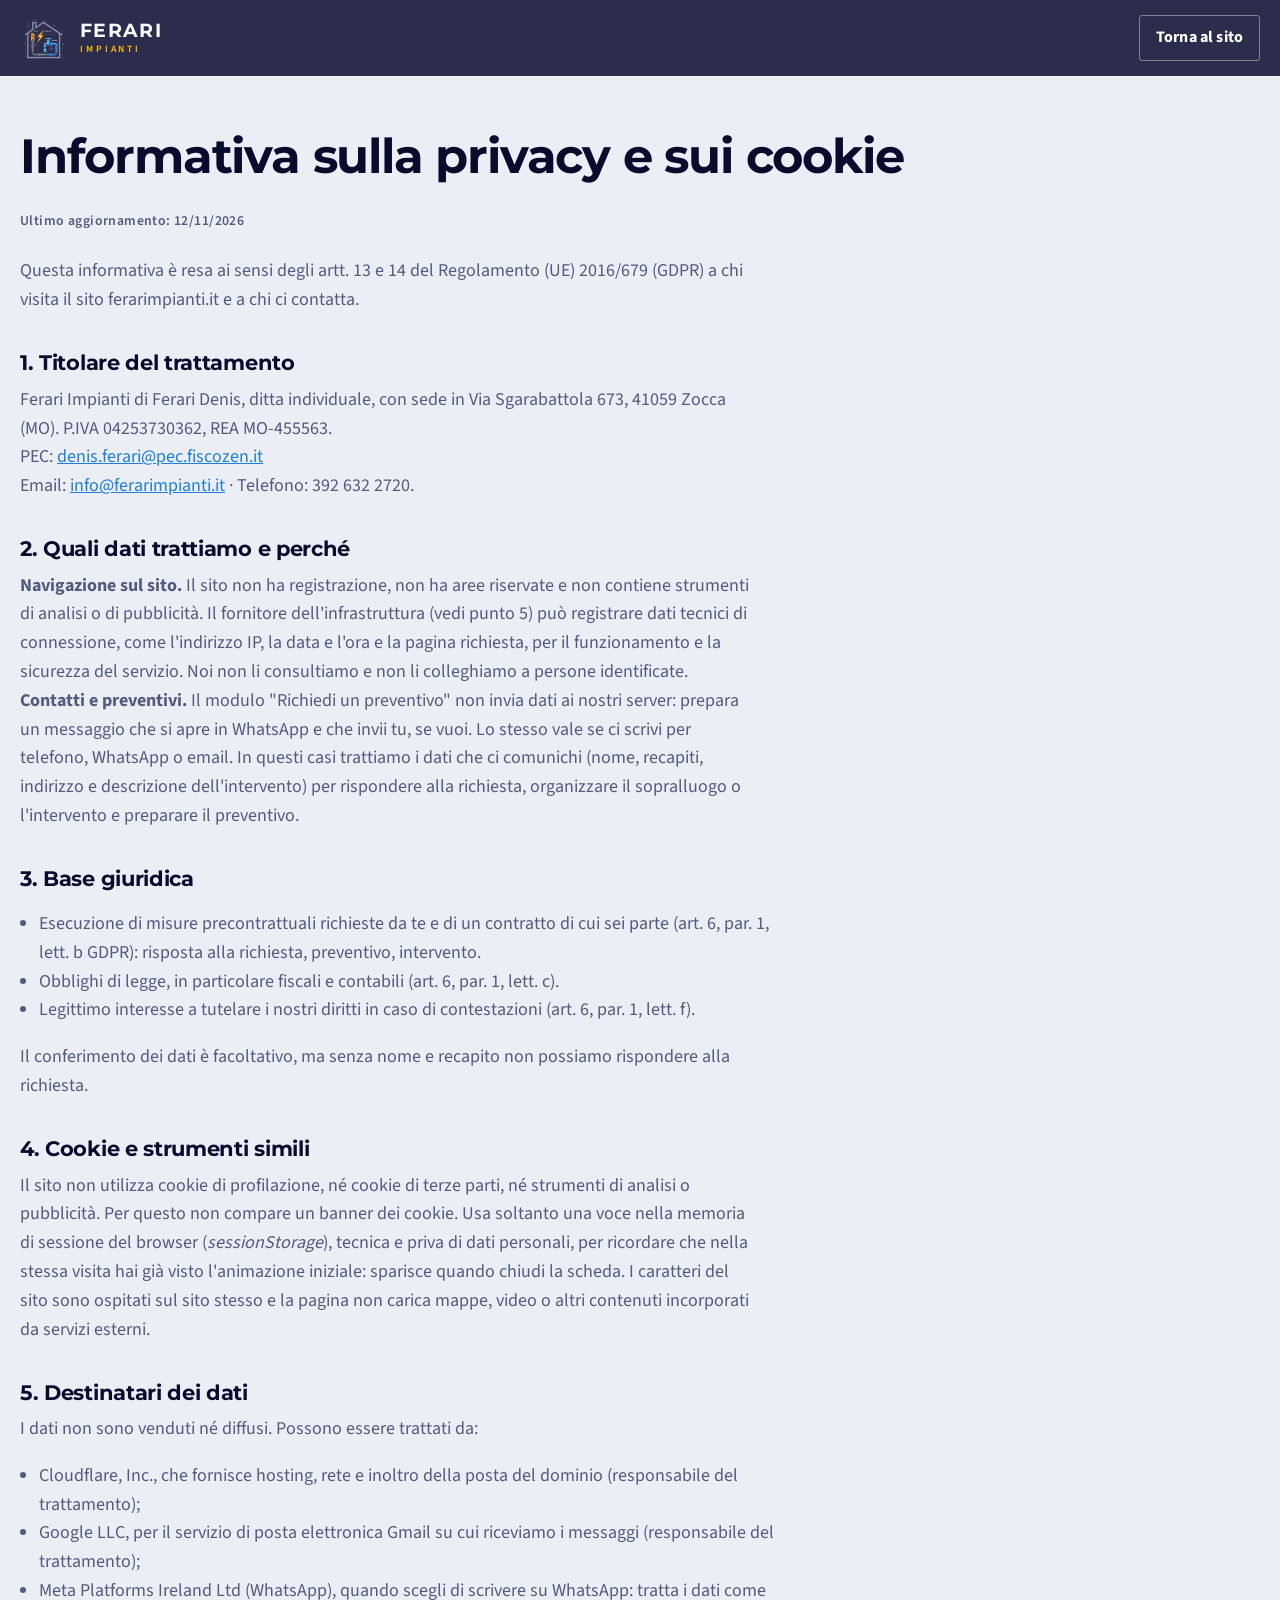
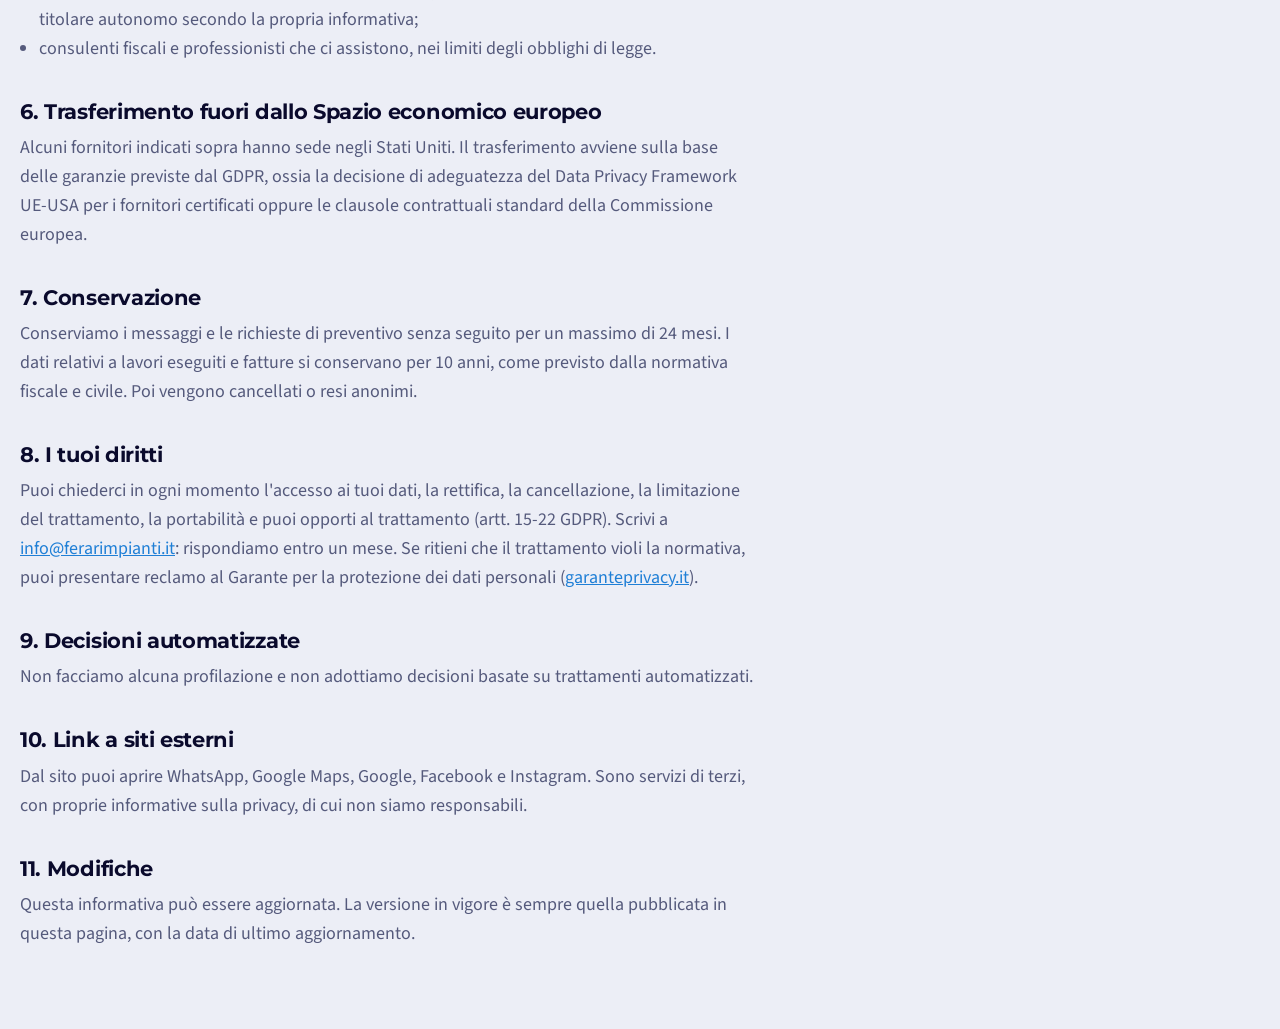
<file: privacy.html>
<!DOCTYPE html>
<html lang="it">
<head>
<meta charset="utf-8">
<meta name="viewport" content="width=device-width, initial-scale=1, viewport-fit=cover">
<title>Privacy e cookie | Ferari Impianti</title>
<meta name="description" content="Informativa sulla privacy e sui cookie del sito di Ferari Impianti.">
<link rel="canonical" href="https://ferarimpianti.it/privacy">
<meta name="robots" content="index,follow">
<meta name="theme-color" content="#11114d">
<link rel="icon" href="/favicon.ico" sizes="any">
<link rel="icon" type="image/png" sizes="32x32" href="/img/favicon-32.png">
<link rel="stylesheet" href="css/style.e6ba7548.css">
</head>
<body>
<header class="header is-scrolled">
  <div class="header-in">
    <a class="brand" href="./" aria-label="Ferari Impianti, torna al sito">
      <img src="img/mark-96.webp" width="44" height="44" alt="" decoding="async">
      <span class="brand-name">Ferari<small>Impianti</small></span>
    </a>
    <a class="btn btn-line btn-sm" href="./">Torna al sito</a>
  </div>
</header>
<main class="doc">
  <div class="wrap">
    <h1>Informativa sulla privacy e sui cookie</h1>
    <p class="mono" style="margin-bottom:1.6rem">Ultimo aggiornamento: 12/11/2026</p>
    <p>Questa informativa è resa ai sensi degli artt. 13 e 14 del Regolamento (UE) 2016/679 (GDPR) a chi visita il sito ferarimpianti.it e a chi ci contatta.</p>

    <h2>1. Titolare del trattamento</h2>
    <p>Ferari Impianti di Ferari Denis, ditta individuale, con sede in Via Sgarabattola 673, 41059 Zocca (MO). P.IVA 04253730362, REA MO-455563.<br>PEC: <a href="mailto:denis.ferari@pec.fiscozen.it">denis.ferari@pec.fiscozen.it</a><br>Email: <a href="mailto:info@ferarimpianti.it">info@ferarimpianti.it</a> · Telefono: 392 632 2720.</p>

    <h2>2. Quali dati trattiamo e perché</h2>
    <p><strong>Navigazione sul sito.</strong> Il sito non ha registrazione, non ha aree riservate e non contiene strumenti di analisi o di pubblicità. Il fornitore dell'infrastruttura (vedi punto 5) può registrare dati tecnici di connessione, come l'indirizzo IP, la data e l'ora e la pagina richiesta, per il funzionamento e la sicurezza del servizio. Noi non li consultiamo e non li colleghiamo a persone identificate.</p>
    <p><strong>Contatti e preventivi.</strong> Il modulo "Richiedi un preventivo" non invia dati ai nostri server: prepara un messaggio che si apre in WhatsApp e che invii tu, se vuoi. Lo stesso vale se ci scrivi per telefono, WhatsApp o email. In questi casi trattiamo i dati che ci comunichi (nome, recapiti, indirizzo e descrizione dell'intervento) per rispondere alla richiesta, organizzare il sopralluogo o l'intervento e preparare il preventivo.</p>

    <h2>3. Base giuridica</h2>
    <ul>
      <li>Esecuzione di misure precontrattuali richieste da te e di un contratto di cui sei parte (art. 6, par. 1, lett. b GDPR): risposta alla richiesta, preventivo, intervento.</li>
      <li>Obblighi di legge, in particolare fiscali e contabili (art. 6, par. 1, lett. c).</li>
      <li>Legittimo interesse a tutelare i nostri diritti in caso di contestazioni (art. 6, par. 1, lett. f).</li>
    </ul>
    <p>Il conferimento dei dati è facoltativo, ma senza nome e recapito non possiamo rispondere alla richiesta.</p>

    <h2>4. Cookie e strumenti simili</h2>
    <p>Il sito non utilizza cookie di profilazione, né cookie di terze parti, né strumenti di analisi o pubblicità. Per questo non compare un banner dei cookie. Usa soltanto una voce nella memoria di sessione del browser (<em>sessionStorage</em>), tecnica e priva di dati personali, per ricordare che nella stessa visita hai già visto l'animazione iniziale: sparisce quando chiudi la scheda. I caratteri del sito sono ospitati sul sito stesso e la pagina non carica mappe, video o altri contenuti incorporati da servizi esterni.</p>

    <h2>5. Destinatari dei dati</h2>
    <p>I dati non sono venduti né diffusi. Possono essere trattati da:</p>
    <ul>
      <li>Cloudflare, Inc., che fornisce hosting, rete e inoltro della posta del dominio (responsabile del trattamento);</li>
      <li>Google LLC, per il servizio di posta elettronica Gmail su cui riceviamo i messaggi (responsabile del trattamento);</li>
      <li>Meta Platforms Ireland Ltd (WhatsApp), quando scegli di scrivere su WhatsApp: tratta i dati come titolare autonomo secondo la propria informativa;</li>
      <li>consulenti fiscali e professionisti che ci assistono, nei limiti degli obblighi di legge.</li>
    </ul>

    <h2>6. Trasferimento fuori dallo Spazio economico europeo</h2>
    <p>Alcuni fornitori indicati sopra hanno sede negli Stati Uniti. Il trasferimento avviene sulla base delle garanzie previste dal GDPR, ossia la decisione di adeguatezza del Data Privacy Framework UE-USA per i fornitori certificati oppure le clausole contrattuali standard della Commissione europea.</p>

    <h2>7. Conservazione</h2>
    <p>Conserviamo i messaggi e le richieste di preventivo senza seguito per un massimo di 24 mesi. I dati relativi a lavori eseguiti e fatture si conservano per 10 anni, come previsto dalla normativa fiscale e civile. Poi vengono cancellati o resi anonimi.</p>

    <h2>8. I tuoi diritti</h2>
    <p>Puoi chiederci in ogni momento l'accesso ai tuoi dati, la rettifica, la cancellazione, la limitazione del trattamento, la portabilità e puoi opporti al trattamento (artt. 15-22 GDPR). Scrivi a <a href="mailto:info@ferarimpianti.it">info@ferarimpianti.it</a>: rispondiamo entro un mese. Se ritieni che il trattamento violi la normativa, puoi presentare reclamo al Garante per la protezione dei dati personali (<a href="https://www.garanteprivacy.it" target="_blank" rel="noopener noreferrer">garanteprivacy.it</a>).</p>

    <h2>9. Decisioni automatizzate</h2>
    <p>Non facciamo alcuna profilazione e non adottiamo decisioni basate su trattamenti automatizzati.</p>

    <h2>10. Link a siti esterni</h2>
    <p>Dal sito puoi aprire WhatsApp, Google Maps, Google, Facebook e Instagram. Sono servizi di terzi, con proprie informative sulla privacy, di cui non siamo responsabili.</p>

    <h2>11. Modifiche</h2>
    <p>Questa informativa può essere aggiornata. La versione in vigore è sempre quella pubblicata in questa pagina, con la data di ultimo aggiornamento.</p>
  </div>
</main>
</body>
</html>
</file>
<file: css/style.e6ba7548.css>
@font-face{font-family:Montserrat;font-weight:100 900;font-display:swap;src:url(../fonts/montserrat-var.woff2) format("woff2")}@font-face{font-family:Archivo;font-weight:100 900;font-stretch:62% 125%;font-display:swap;src:url(../fonts/archivo-var.woff2) format("woff2")}@font-face{font-family:"Source Sans 3";font-weight:200 900;font-display:swap;src:url(../fonts/source-sans-3-var.woff2) format("woff2")}@font-face{font-family:Montserrat Fallback;src:local("Arial Bold"),local("Arial-BoldMT"),local("Liberation Sans Bold"),local("Arimo Bold");font-weight:600 800;size-adjust:110.7%;ascent-override:87.6%;descent-override:22.6%;line-gap-override:0%}@font-face{font-family:"Source Sans 3 Fallback";src:local("Arial"),local("ArialMT"),local("Liberation Sans"),local("Arimo");font-weight:200 500;size-adjust:94.5%;ascent-override:107.9%;descent-override:42.3%;line-gap-override:0%}@font-face{font-family:"Source Sans 3 Fallback";src:local("Arial Bold"),local("Arial-BoldMT"),local("Liberation Sans Bold"),local("Arimo Bold");font-weight:600 900;size-adjust:90.6%;ascent-override:112.6%;descent-override:44.1%;line-gap-override:0%}:root{--navy: #11114d;--navy-deep: #08082b;--navy-2: #1a1a78;--paper: #eceef6;--paper-2: #e1e4f0;--white: #fff;--ink: #0a0a2c;--amber: #ffbf06;--amber-2: #ffd75e;--azure: #40b5fb;--azure-d: #1f7fd6;--heat: #ff7a45;--ok: #19b36b;--txt-d: #f6fcfc;--mut-d: rgba(246, 252, 252, .7);--mut-l: #555a7c;--line-d: rgba(255, 255, 255, .16);--line-l: rgba(10, 10, 44, .16);--max: 1280px;--header-h: 76px;--font-d: "Archivo", "Helvetica Neue", Arial, sans-serif;--font-t: "Source Sans 3", "Source Sans 3 Fallback", "Segoe UI", system-ui, -apple-system, Arial, sans-serif;--mono: "Source Sans 3", "Source Sans 3 Fallback", "Segoe UI", system-ui, Arial, sans-serif;--ease: cubic-bezier(.2, .8, .2, 1);--ease-io: cubic-bezier(.76, 0, .24, 1)}*,*:before,*:after{box-sizing:border-box}html{scroll-behavior:smooth;scroll-padding-top:calc(var(--header-h) + 8px);-webkit-text-size-adjust:100%}body{margin:0;font-family:var(--font-t);font-size:17px;line-height:1.6;color:var(--ink);background:var(--paper);-webkit-font-smoothing:antialiased;text-rendering:optimizeLegibility;overflow-x:hidden}img,svg{display:block;max-width:100%}a{color:inherit}button{font:inherit;color:inherit}h1,h2,h3,p{margin:0}::selection{background:var(--amber);color:var(--navy-deep)}:focus-visible{outline:2px solid var(--amber);outline-offset:4px}.skip{position:absolute;left:-999px;top:10px;z-index:5000;background:var(--amber);color:var(--navy-deep);padding:.6rem 1rem;font-weight:700}.skip:focus{left:10px}.wrap{width:min(var(--max),calc(100% - 2.5rem));margin-inline:auto}.mono{font-family:var(--mono);font-weight:500;font-size:.72rem;letter-spacing:.14em;text-transform:uppercase}.loader[hidden]{display:none!important}.loader{display:none}.js .loader{position:fixed;inset:0;z-index:4000;display:block}.l-panel{position:absolute;left:0;right:0;height:50.5%;background:var(--navy);transition:transform 1s var(--ease-io)}.l-panel.t{top:0}.l-panel.b{bottom:0}.l-panel:after{content:"";position:absolute;left:0;right:0;height:1px;background:#ffbf0600}.loader.is-done .l-panel.t{transform:translateY(-101%)}.loader.is-done .l-panel.b{transform:translateY(101%)}.l-grid{position:absolute;inset:0;opacity:.7;background-image:linear-gradient(rgba(255,255,255,.05) 1px,transparent 1px),linear-gradient(90deg,rgba(255,255,255,.05) 1px,transparent 1px);background-size:48px 48px;mask-image:radial-gradient(ellipse 60% 55% at 50% 50%,#000 20%,transparent 80%);-webkit-mask-image:radial-gradient(ellipse 60% 55% at 50% 50%,#000 20%,transparent 80%);transition:opacity .4s}.l-box{position:absolute;inset:0;display:grid;place-content:center;justify-items:center;gap:1.6rem;transition:opacity .4s}.loader.is-done .l-box,.loader.is-done .l-foot,.loader.is-done .l-grid{opacity:0}.l-house{width:min(300px,62vw);overflow:visible}.l-house .ln{fill:none;stroke:#b3b4d6;stroke-width:2;stroke-linecap:round;stroke-linejoin:round;stroke-dasharray:1;stroke-dashoffset:1;animation:draw 1.7s var(--ease) forwards}.l-house .bolt{fill:var(--amber);opacity:0;filter:drop-shadow(0 0 14px rgba(255,191,6,.85));animation:pop .6s .9s var(--ease) forwards,bob 2.2s 1.5s ease-in-out infinite;transform-box:fill-box;transform-origin:center}.l-house .drop{fill:var(--azure);opacity:0;filter:drop-shadow(0 0 14px rgba(64,181,251,.85));animation:pop .6s 1.1s var(--ease) forwards,bob 2.2s 1.7s ease-in-out infinite;transform-box:fill-box;transform-origin:center}@keyframes draw{to{stroke-dashoffset:0}}@keyframes pop{0%{opacity:0;transform:scale(.6)}to{opacity:1;transform:none}}@keyframes bob{0%,to{transform:translateY(0)}50%{transform:translateY(-7px)}}.l-brand{color:#f6fcfc8c;text-align:center}.l-foot{position:absolute;left:1.5rem;right:1.5rem;bottom:1.8rem;display:flex;justify-content:space-between;align-items:flex-end;color:#f6fcfc99;transition:opacity .4s}.l-pct{font-family:var(--font-d);font-weight:700;font-size:clamp(3.4rem,10vw,7rem);line-height:.8;color:var(--txt-d);font-variant-numeric:tabular-nums}.l-pct:after{content:"%";font-size:.4em;color:var(--amber);margin-left:.1em}.l-bar{position:absolute;left:0;right:0;bottom:0;height:4px;background:#ffffff1a}.l-bar i{display:block;height:100%;width:0;background:linear-gradient(90deg,var(--azure-d),var(--azure) 60%,var(--amber));box-shadow:0 0 16px #40b5fb99}body.is-loading{overflow:hidden}.cur{display:none}@media(hover:hover)and (pointer:fine){.has-cur,.has-cur a,.has-cur button,.has-cur summary{cursor:none}.has-cur .cur{display:block;position:fixed;left:0;top:0;z-index:4500;pointer-events:none;mix-blend-mode:difference;will-change:transform}.cur:before,.cur:after{content:"";position:absolute;background:#fff;transition:transform .3s var(--ease)}.cur:before{left:-16px;top:-.5px;width:32px;height:1px}.cur:after{top:-16px;left:-.5px;height:32px;width:1px}.cur b{position:absolute;left:-5px;top:-5px;width:10px;height:10px;border:1px solid #fff;border-radius:50%;transition:transform .35s var(--ease),background .2s}.cur.is-link b{transform:scale(3.4);background:#ffffff40}.cur.is-link:before{transform:scaleX(.3)}.cur.is-link:after{transform:scaleY(.3)}.cur.is-hide{opacity:0}}.header{position:fixed;inset:0 0 auto;z-index:900;height:var(--header-h);display:flex;align-items:center;transition:background .3s,box-shadow .3s}.header.is-scrolled{background:#08082bd6;backdrop-filter:blur(14px) saturate(1.3);-webkit-backdrop-filter:blur(14px) saturate(1.3);box-shadow:0 1px 0 var(--line-d)}.header-in{display:flex;align-items:center;justify-content:space-between;gap:1rem;width:min(var(--max),calc(100% - 2.5rem));margin-inline:auto}.brand{display:flex;align-items:center;gap:.75rem;text-decoration:none;color:var(--txt-d)}.brand img{width:44px;height:44px;border-radius:6px;object-fit:cover}.brand-name{font-family:var(--font-d);font-weight:700;font-size:1.5rem;letter-spacing:.08em;line-height:1;text-transform:uppercase}.brand-name small{display:block;font-family:var(--mono);font-weight:500;font-size:.6rem;letter-spacing:.34em;color:var(--amber);margin-top:.3rem}.nav{display:none;gap:2.2rem}.nav a{color:#f6fcfcd1;text-decoration:none;padding:.4rem 0;position:relative}.nav a i{font-style:normal;color:var(--amber);margin-right:.45em}.nav a:after{content:"";position:absolute;left:0;bottom:0;height:1px;width:100%;background:var(--amber);transform:scaleX(0);transform-origin:left;transition:transform .4s var(--ease)}.nav a:hover:after{transform:scaleX(1)}.nav a:hover{color:#fff}.h-call{display:none;align-items:center;gap:1.2rem}.h-tel{display:inline-flex;align-items:center;gap:.6rem;color:#fff;text-decoration:none}.h-tel .live-dot{margin:0}.menu-btn{width:46px;height:46px;border:1px solid var(--line-d);background:#ffffff0d;display:grid;place-items:center;color:#fff;border-radius:3px}.menu-btn svg{width:22px;height:22px}@media(min-width:1020px){.nav,.h-call{display:flex}.menu-btn{display:none}}.live-dot{display:inline-block;width:8px;height:8px;border-radius:50%;background:var(--ok);box-shadow:0 0 #19b36b99;animation:ping 2s infinite;flex:none}@keyframes ping{70%{box-shadow:0 0 0 10px #19b36b00}to{box-shadow:0 0 #19b36b00}}.btn{position:relative;isolation:isolate;overflow:hidden;display:inline-flex;align-items:center;justify-content:center;gap:.8rem;min-height:54px;padding:.85rem 1.4rem;border:1px solid transparent;border-radius:3px;font-family:var(--mono);font-weight:500;font-size:.8rem;letter-spacing:.1em;text-transform:uppercase;text-decoration:none;cursor:pointer;transition:color .35s,border-color .35s,transform .2s}.btn:before{content:"";position:absolute;inset:0;z-index:-1;transform:translateY(101%);transition:transform .5s var(--ease)}.btn:hover:before{transform:none}.btn .arr{width:18px;height:18px;flex:none;transition:transform .4s var(--ease)}.btn:hover .arr{transform:translate(5px)}.btn svg{flex:none}.btn-amber{background:var(--amber);color:var(--navy-deep)}.btn-amber:before{background:#fff}.btn-line{background:transparent;color:#fff;border-color:#fff6}.btn-line:before{background:#fff}.btn-line:hover{color:var(--navy-deep);border-color:#fff}.btn-ink{background:var(--navy);color:#fff}.btn-ink:before{background:var(--amber)}.btn-ink:hover{color:var(--navy-deep)}.btn-sm{min-height:44px;padding:.55rem 1rem;font-size:.72rem}.btn-lg{min-height:62px;padding:1rem 1.8rem;font-size:.88rem}.drawer{position:fixed;inset:0;z-index:1200;background:var(--navy-deep);color:#fff;padding:1.25rem;display:flex;flex-direction:column;clip-path:inset(0 0 100% 0);visibility:hidden;transition:clip-path .7s var(--ease-io),visibility 0s .7s}.drawer.is-open{clip-path:inset(0);visibility:visible;transition:clip-path .7s var(--ease-io),visibility 0s}.drawer-top{display:flex;align-items:center;justify-content:space-between;height:56px}.drawer nav{margin:2rem 0 auto;display:grid}.drawer nav a{display:flex;align-items:baseline;gap:1rem;font-family:var(--font-d);font-weight:700;font-size:clamp(2.6rem,12vw,3.6rem);text-transform:uppercase;text-decoration:none;line-height:1.05;padding:.3rem 0;border-bottom:1px solid var(--line-d)}.drawer nav a i{font-family:var(--mono);font-style:normal;font-size:.75rem;color:var(--amber);letter-spacing:.1em}.drawer-actions{display:grid;gap:.7rem;padding-bottom:max(.5rem,env(safe-area-inset-bottom))}.hero{position:relative;min-height:100svh;display:flex;flex-direction:column;background:var(--navy);color:var(--txt-d);overflow:hidden;isolation:isolate;padding:calc(var(--header-h) + 1.6rem) 0 0}.hero-grid{position:absolute;inset:-80px;z-index:-3;will-change:transform;background-image:linear-gradient(rgba(255,255,255,.1) 1px,transparent 1px),linear-gradient(90deg,rgba(255,255,255,.1) 1px,transparent 1px),linear-gradient(rgba(255,255,255,.045) 1px,transparent 1px),linear-gradient(90deg,rgba(255,255,255,.045) 1px,transparent 1px);background-size:168px 168px,168px 168px,28px 28px,28px 28px;mask-image:radial-gradient(ellipse 90% 80% at 65% 48%,#000 22%,transparent 78%);-webkit-mask-image:radial-gradient(ellipse 90% 80% at 65% 48%,#000 22%,transparent 78%)}.orb{position:absolute;border-radius:50%;filter:blur(90px);z-index:-2;pointer-events:none}.orb-a{width:44vw;height:44vw;max-width:620px;max-height:620px;right:-6vw;top:4vw;background:radial-gradient(circle,rgba(255,191,6,.22),transparent 68%);animation:drift 14s ease-in-out infinite alternate}.orb-b{width:40vw;height:40vw;max-width:560px;max-height:560px;left:-12vw;bottom:-8vw;background:radial-gradient(circle,rgba(64,181,251,.22),transparent 68%);animation:drift 17s ease-in-out infinite alternate-reverse}@keyframes drift{to{transform:translate3d(3vw,2vw,0) scale(1.08)}}.hero-mark{position:absolute;z-index:-1;right:-1vw;bottom:5.5rem;font-family:var(--font-d);font-weight:700;font-size:clamp(12rem,31vw,31rem);line-height:.78;color:transparent;-webkit-text-stroke:1.5px rgba(255,255,255,.11);user-select:none;pointer-events:none;will-change:transform}.hero-top{display:flex;justify-content:space-between;gap:1rem;color:var(--mut-d)}.hero-top span{display:inline-flex;align-items:center;gap:.6rem}.hero-top .amb{color:var(--amber)}.hero-body{flex:1;display:grid;gap:2rem;align-items:center;padding:2.2rem 0 2.8rem}@media(min-width:1000px){.hero-body{grid-template-columns:1.12fr .88fr;gap:1rem}}.hero h1{font-family:var(--font-d);font-weight:700;text-transform:uppercase;font-size:clamp(3.3rem,min(8.4vw,11.6vh),7.4rem);line-height:.86;letter-spacing:-.005em;margin:0 0 1.6rem}.hero h1 .acc{color:var(--amber)}.w{display:inline-block;overflow:hidden;vertical-align:top;padding-bottom:.08em;margin-bottom:-.08em}.w>span{display:inline-block;transform:translateY(110%)}.no-js .w>span{transform:none}.in .w>span,body.is-ready .hero .w>span{animation:rise 1s var(--ease) forwards;animation-delay:calc(var(--i, 0) * 70ms + .1s)}@keyframes rise{to{transform:none}}.lead{font-size:clamp(1.02rem,1.6vw,1.2rem);color:var(--mut-d);max-width:33rem}.hero-actions{display:flex;flex-wrap:wrap;gap:.8rem;margin:2rem 0 0}.fade{opacity:0;transform:translateY(22px)}body.is-ready .fade{animation:fadeup .9s var(--ease) forwards;animation-delay:calc(var(--d, 0) * 1ms + .6s)}@keyframes fadeup{to{opacity:1;transform:none}}.no-js .fade{opacity:1;transform:none}.hero-foot{display:grid;grid-template-columns:repeat(3,1fr);border-top:1px solid var(--line-d)}.hero-foot div{padding:1.1rem 1rem 1.3rem 0;border-right:1px solid var(--line-d);color:var(--mut-d);font-size:.82rem}.hero-foot div+div{padding-left:1.1rem}.hero-foot div:last-child{border-right:0}.hero-foot b{display:block;font-family:var(--font-d);font-weight:700;font-size:clamp(1.15rem,2.4vw,1.7rem);text-transform:uppercase;letter-spacing:.03em;color:#fff;line-height:1.05;margin-bottom:.2rem}@media(max-width:640px){.hero-foot div{font-size:.72rem;padding-right:.5rem}.hero-foot div+div{padding-left:.7rem}.hero-top .hide-s{display:none}}.blueprint{width:min(100%,580px);margin-inline:auto;transform-style:preserve-3d;transform:perspective(1400px) rotateY(calc(var(--px, 0) * 5deg)) rotateX(calc(var(--py, 0) * -4deg));transition:transform .5s var(--ease)}.blueprint svg{width:100%;height:auto;overflow:visible}.bp-line{fill:none;stroke:#b3b4d6;stroke-width:2.2;stroke-linecap:round;stroke-linejoin:round}.bp-thin{fill:none;stroke:#b3b4d68c;stroke-width:1.2;stroke-linecap:round}.bp-txt{font-family:var(--font-d);font-weight:600;font-size:13px;letter-spacing:.1em;fill:#c8c9e8;text-transform:uppercase}.bp-num{font-family:var(--font-d);font-weight:600;font-size:13px;fill:#c8c9e8cc}.draw{stroke-dasharray:1;stroke-dashoffset:1}body.is-ready .draw{animation:draw 1.9s var(--ease) forwards;animation-delay:calc(var(--d, 0) * 1ms + .45s)}.no-js .draw{stroke-dashoffset:0}.bp-pop{opacity:0;transform-origin:center;transform-box:fill-box}body.is-ready .bp-pop{animation:pop .9s var(--ease) forwards;animation-delay:calc(var(--d, 0) * 1ms + .9s)}.no-js .bp-pop{opacity:1}.bolt-glow{animation:pulse 2.6s ease-in-out infinite;transform-origin:center;transform-box:fill-box;filter:drop-shadow(0 0 12px rgba(255,191,6,.7))}@keyframes pulse{0%,to{filter:drop-shadow(0 0 8px rgba(255,191,6,.55))}50%{filter:drop-shadow(0 0 26px rgba(255,191,6,.95))}}.flow{fill:none;stroke:#fff;stroke-opacity:.85;stroke-width:3.2;stroke-linecap:round;stroke-dasharray:1 20;animation:flow 1.1s linear infinite}@keyframes flow{to{stroke-dashoffset:-21}}.drop-fall{animation:fall 2.4s cubic-bezier(.5,0,.9,.6) infinite;transform-box:fill-box}@keyframes fall{0%{transform:translateY(-4px) scale(.6);opacity:0}12%{opacity:1;transform:none}80%{opacity:1}to{transform:translateY(58px);opacity:0}}.ripple{fill:none;stroke:var(--azure);stroke-width:1.5;opacity:0;transform-box:fill-box;transform-origin:center;animation:ripple 2.4s ease-out infinite}@keyframes ripple{0%,74%{opacity:0;transform:scale(.3)}80%{opacity:.9}to{opacity:0;transform:scale(1.6)}}.ticker{background:var(--amber);color:var(--navy-deep);overflow:hidden}.ticker-track{display:flex;width:max-content;animation:marquee 42s linear infinite}.ticker:hover .ticker-track{animation-play-state:paused}.ticker-set{display:flex;align-items:center;flex:none}.ticker-set span{font-family:var(--mono);font-weight:500;font-size:.8rem;letter-spacing:.18em;text-transform:uppercase;padding:.95rem 0;white-space:nowrap}.ticker-set i{display:block;width:7px;height:7px;margin:0 2rem;background:var(--navy-deep);transform:rotate(45deg);flex:none}@keyframes marquee{to{transform:translate(-50%)}}.section{position:relative;padding:clamp(4.5rem,9vw,8.5rem) 0}.paper{background:var(--paper)}.paper:before{content:"";position:absolute;inset:0;pointer-events:none;background-image:linear-gradient(var(--line-l) 1px,transparent 1px),linear-gradient(90deg,var(--line-l) 1px,transparent 1px);background-size:168px 168px;opacity:.45;mask-image:linear-gradient(#000,transparent 55%);-webkit-mask-image:linear-gradient(#000,transparent 55%)}.dark{background:var(--navy);color:var(--txt-d)}.section>.wrap{position:relative}.eyebrow{display:inline-flex;align-items:center;gap:.8rem;color:var(--azure-d)}.eyebrow:before{content:"";width:34px;height:1px;background:currentColor}.dark .eyebrow{color:var(--amber)}.h2{font-family:var(--font-d);font-weight:700;text-transform:uppercase;font-size:clamp(2.6rem,6.8vw,5.6rem);line-height:.9;letter-spacing:-.004em;margin-top:1rem}.h2 em{font-style:normal;color:var(--azure-d)}.dark .h2 em{color:var(--amber)}.sub{margin-top:1.2rem;max-width:36rem;color:var(--mut-l);font-size:1.06rem}.dark .sub{color:var(--mut-d)}.head{margin-bottom:clamp(2.4rem,5vw,4rem)}.head-split{display:grid;gap:1.2rem;align-items:end}@media(min-width:900px){.head-split{grid-template-columns:1.3fr .7fr}.head-split .sub{margin-top:0;justify-self:end}}.js .rv{opacity:0;transform:translateY(32px);transition:opacity .9s var(--ease),transform .9s var(--ease);transition-delay:calc(var(--d, 0) * 1ms)}.js .rv.in{opacity:1;transform:none}.lab{display:grid;gap:1.4rem}@media(min-width:1000px){.lab{grid-template-columns:.72fr 1.28fr;gap:2.4rem;align-items:start}}.sys-list{border-top:1px solid var(--line-l)}.sys-btn{position:relative;display:grid;grid-template-columns:2.4rem 1fr auto;gap:.6rem;align-items:center;width:100%;padding:1rem .2rem;text-align:left;background:none;border:0;border-bottom:1px solid var(--line-l);cursor:pointer;color:var(--ink)}.sys-btn .n{font-family:var(--mono);font-size:.72rem;color:var(--mut-l);letter-spacing:.08em}.sys-btn .t{font-family:var(--font-d);font-weight:700;text-transform:uppercase;font-size:clamp(1.7rem,2.8vw,2.3rem);line-height:1;transition:transform .45s var(--ease),color .3s}.sys-btn .d{display:block;font-family:var(--font-t);font-weight:400;font-size:.86rem;text-transform:none;letter-spacing:0;color:var(--mut-l);margin-top:.3rem}.sys-btn .a{width:36px;height:36px;border:1px solid var(--line-l);display:grid;place-items:center;border-radius:3px;transition:background .3s,color .3s,border-color .3s,transform .4s var(--ease)}.sys-btn .a svg{width:16px;height:16px}.sys-btn:before{content:"";position:absolute;left:0;bottom:-1px;height:3px;width:100%;background:var(--amber);transform:scaleX(0);transform-origin:left;transition:transform .6s var(--ease)}.sys-btn[aria-selected=true]:before{transform:scaleX(1)}.sys-btn[aria-selected=true] .t{transform:translate(8px)}.sys-btn[aria-selected=true] .a{background:var(--navy);color:var(--amber);border-color:var(--navy)}.sys-btn[aria-selected=true] .a svg{transform:rotate(-45deg)}.sys-btn .a svg{transition:transform .4s var(--ease)}.sys-view{position:relative;background:var(--navy);color:var(--txt-d);border-radius:4px;overflow:hidden;box-shadow:0 40px 90px #0a0a2c40}.sys-view:before{content:"";position:absolute;inset:0;background-image:linear-gradient(rgba(255,255,255,.07) 1px,transparent 1px),linear-gradient(90deg,rgba(255,255,255,.07) 1px,transparent 1px),linear-gradient(rgba(255,255,255,.035) 1px,transparent 1px),linear-gradient(90deg,rgba(255,255,255,.035) 1px,transparent 1px);background-size:120px 120px,120px 120px,24px 24px,24px 24px;pointer-events:none}.sys-tag{position:absolute;left:1rem;top:.9rem;z-index:1;color:var(--mut-d);display:flex;align-items:center;gap:.6rem}.sys-svg{position:relative;width:100%;height:auto}.sys-info{position:relative;padding:1.2rem 1.4rem 1.5rem;border-top:1px solid var(--line-d);display:grid;gap:1rem;background:#08082b8c}@media(min-width:720px){.sys-info{grid-template-columns:1fr auto;align-items:end;padding:1.4rem 1.8rem 1.6rem}}.sys-info h3{font-family:var(--font-d);font-weight:700;text-transform:uppercase;font-size:clamp(1.8rem,3vw,2.6rem);line-height:1;color:#fff;margin-bottom:.45rem}.sys-info p{color:var(--mut-d);font-size:.96rem;max-width:36rem}.sys-info.swap h3,.sys-info.swap p{animation:swapIn .6s var(--ease)}@keyframes swapIn{0%{opacity:0;transform:translateY(10px)}to{opacity:1;transform:none}}.sys-svg .part{fill:none;stroke:#fff3;stroke-width:2;stroke-linecap:round;stroke-linejoin:round;transition:stroke .5s,fill .5s,filter .5s,opacity .5s}.sys-svg .wall{stroke:#ffffff5c}.sys-svg .lbl{font-family:var(--mono);font-size:9.5px;letter-spacing:.12em;fill:#ffffff4d;text-transform:uppercase;transition:fill .5s}.sys-svg .fx{fill:none;stroke-width:3;stroke-linecap:round;stroke-dasharray:1 14;opacity:0;transition:opacity .5s;animation:flow 1s linear infinite}.sys-svg .fill-a{fill:#fff0}.lab[data-active=el] .p-el,.lab[data-active=pi] .p-el{stroke:var(--amber);filter:drop-shadow(0 0 7px rgba(255,191,6,.65))}.lab[data-active=el] .l-el,.lab[data-active=pi] .l-el{fill:var(--amber)}.lab[data-active=el] .fx-el,.lab[data-active=pi] .fx-el{opacity:1;stroke:#fff6c9}.lab[data-active=el] .bulb,.lab[data-active=pi] .bulb{fill:#ffbf0680}.lab[data-active=id] .p-id,.lab[data-active=pi] .p-id{stroke:var(--azure);filter:drop-shadow(0 0 7px rgba(64,181,251,.65))}.lab[data-active=id] .l-id,.lab[data-active=pi] .l-id{fill:var(--azure)}.lab[data-active=id] .fx-id,.lab[data-active=pi] .fx-id{opacity:1;stroke:#d6f0ff}.lab[data-active=cl] .p-cl,.lab[data-active=pi] .p-cl{stroke:#7ee0ff;filter:drop-shadow(0 0 7px rgba(126,224,255,.6))}.lab[data-active=cl] .l-cl,.lab[data-active=pi] .l-cl{fill:#7ee0ff}.lab[data-active=cl] .air,.lab[data-active=pi] .air{opacity:1;animation:airf 2.2s linear infinite}.sys-svg .air{stroke-dasharray:5 9;opacity:0}@keyframes airf{to{stroke-dashoffset:-28}}.lab[data-active=ca] .p-ca,.lab[data-active=pi] .p-ca{stroke:var(--heat);filter:drop-shadow(0 0 7px rgba(255,122,69,.6))}.lab[data-active=ca] .l-ca,.lab[data-active=pi] .l-ca{fill:var(--heat)}.lab[data-active=ca] .fx-ca,.lab[data-active=pi] .fx-ca{opacity:1;stroke:#ffd2bf}.lab[data-active=ca] .heat,.lab[data-active=pi] .heat{opacity:1;animation:rise-heat 2.4s ease-in infinite}.sys-svg .heat{opacity:0;stroke:var(--heat)}@keyframes rise-heat{0%{transform:translateY(8px);opacity:0}30%{opacity:.9}to{transform:translateY(-16px);opacity:0}}.lab[data-active=ci] .p-ci{stroke:#fff;fill:#ffffff0f}.lab[data-active=ci] .wall{stroke:#fff}.lab[data-active=ci] .l-ci{fill:#fff}.sys-svg .beacon{fill:#ffffff26;stroke:#ffffff40;transition:fill .4s,stroke .4s}.lab[data-active=pi] .beacon{fill:var(--amber);stroke:var(--amber);animation:blink 1s ease-in-out infinite;filter:drop-shadow(0 0 14px rgba(255,191,6,.95))}.sys-svg .rays{stroke:#ffffff2e;stroke-width:2;stroke-linecap:round;transition:stroke .4s}.lab[data-active=pi] .rays{stroke:var(--amber);animation:blink 1s ease-in-out infinite}@keyframes blink{50%{opacity:.35}}.sys-svg .tag24{fill:none;stroke:#fff3;transition:stroke .4s,fill .4s}.sys-svg .tag24-t{font-family:var(--font-d);font-weight:700;font-size:20px;fill:#ffffff4d;transition:fill .4s}.lab[data-active=pi] .tag24{stroke:var(--amber);fill:var(--amber)}.lab[data-active=pi] .tag24-t{fill:var(--navy-deep)}.stats{display:grid;grid-template-columns:repeat(2,1fr);border-top:1px solid var(--line-d);border-left:1px solid var(--line-d)}@media(min-width:900px){.stats{grid-template-columns:repeat(4,1fr)}}.stat{padding:clamp(1.4rem,3vw,2.6rem) clamp(1rem,2vw,1.8rem);border-right:1px solid var(--line-d);border-bottom:1px solid var(--line-d)}.stat b{display:block;font-family:var(--font-d);font-weight:700;font-size:clamp(4rem,10vw,8.2rem);line-height:.85;color:transparent;-webkit-text-stroke:1.5px var(--amber);font-variant-numeric:tabular-nums;transition:color .9s .2s}.rv.in .stat b,.stats.in b{color:var(--amber)}.stat span{display:block;margin-top:.9rem;color:var(--mut-d)}.proc{display:grid;gap:2.4rem;align-items:start}@media(min-width:980px){.proc{grid-template-columns:.8fr 1.2fr;gap:5rem}.proc-side{position:sticky;top:calc(var(--header-h) + 2.2rem)}}.rail{position:relative;padding-left:3.4rem}.rail:before{content:"";position:absolute;left:1rem;top:.6rem;bottom:.6rem;width:1px;background:var(--line-l)}.rail-fill{position:absolute;left:1rem;top:.6rem;width:1px;height:calc(var(--p, 0%) * .96);background:linear-gradient(var(--azure-d),var(--amber));box-shadow:0 0 10px #ffbf0699;transition:height .15s linear}.pstep{position:relative;padding:0 0 clamp(2.2rem,4vw,3.4rem)}.pstep:last-child{padding-bottom:0}.pstep:before{content:"";position:absolute;left:-2.65rem;top:.55rem;width:11px;height:11px;background:var(--paper);border:1px solid var(--navy);transform:rotate(45deg);transition:background .4s,border-color .4s,box-shadow .4s}.pstep.in:before{background:var(--amber);border-color:var(--amber);box-shadow:0 0 14px #ffbf06cc}.pstep .k{color:var(--azure-d)}.pstep h3{font-family:var(--font-d);font-weight:700;text-transform:uppercase;font-size:clamp(2rem,4vw,3.2rem);line-height:.95;margin:.5rem 0 .6rem}.pstep p{color:var(--mut-l);max-width:34rem}.rows{border-top:1px solid var(--line-d)}.row{position:relative;overflow:hidden;display:grid;grid-template-columns:3rem 1fr auto;gap:1rem;align-items:center;padding:clamp(1.1rem,2.4vw,1.9rem) .2rem;border-bottom:1px solid var(--line-d);isolation:isolate;transition:color .4s}.row:before{content:"";position:absolute;inset:0;z-index:-1;background:var(--amber);transform:translate(-101%);transition:transform .6s var(--ease)}@media(hover:hover){.row:hover:before{transform:none}.row:hover{color:var(--navy-deep);padding-inline:1rem}.row:hover p,.row:hover .rn{color:#08082bbf}}.row{transition:color .4s,padding .5s var(--ease)}.rn{font-family:var(--mono);font-size:.75rem;letter-spacing:.1em;color:var(--amber);transition:color .4s}.row h3{font-family:var(--font-d);font-weight:700;text-transform:uppercase;font-size:clamp(1.9rem,4.6vw,3.6rem);line-height:.95}.row p{color:var(--mut-d);font-size:.95rem;max-width:22rem;transition:color .4s;display:none}@media(min-width:820px){.row p{display:block}}.row .ra{width:30px;height:30px;opacity:.6;transition:transform .5s var(--ease),opacity .3s}.row:hover .ra{transform:translate(6px) rotate(-45deg);opacity:1}.why-top{display:grid;gap:1.4rem;margin-bottom:clamp(2.2rem,4vw,3.4rem)}@media(min-width:900px){.why-top{grid-template-columns:1.3fr .7fr;align-items:end}.why-top .hero-actions{justify-self:end;margin:0}}.zone{display:grid;gap:2.6rem;align-items:center}@media(min-width:980px){.zone{grid-template-columns:1fr 1fr;gap:4.5rem}}.chips{display:flex;flex-wrap:wrap;gap:.5rem;margin:1.8rem 0 2rem;padding:0;list-style:none}.chips li{padding:.55rem .95rem;border:1px solid var(--line-l);border-radius:3px;font-family:var(--mono);font-size:.72rem;letter-spacing:.1em;text-transform:uppercase;transition:background .25s,color .25s,border-color .25s}.chips li:hover{background:var(--navy);color:#fff;border-color:var(--navy)}.coord{color:var(--mut-l);margin-top:1.1rem;display:block}.radar{position:relative;aspect-ratio:1;width:min(100%,540px);margin-inline:auto;border-radius:50%;background:radial-gradient(circle at 50% 50%,var(--navy-2),var(--navy-deep) 72%);box-shadow:0 40px 90px #0a0a2c59;overflow:hidden}.radar svg{position:absolute;inset:0;width:100%;height:100%}.sweep{position:absolute;inset:0;border-radius:50%;background:conic-gradient(from 0deg,#40b5fb00 0deg 280deg,#40b5fb66 358deg,#40b5fb00 360deg);animation:sweep 6s linear infinite}@keyframes sweep{to{transform:rotate(360deg)}}.pin{position:absolute;transform:translate(-50%,-50%)}.pin:before{content:"";position:absolute;left:50%;top:50%;width:14px;height:14px;margin:-7px;border-radius:50%;background:var(--amber);animation:ping2 2.4s infinite}@keyframes ping2{0%{box-shadow:0 0 #ffbf06b3}70%,to{box-shadow:0 0 0 18px #ffbf0600}}.pin b{position:absolute;left:18px;top:-13px;font-family:var(--font-d);font-weight:700;font-size:1.4rem;letter-spacing:.06em;color:#fff;text-transform:uppercase;white-space:nowrap}.pin.r b{left:auto;right:18px}.pin small{position:absolute;left:18px;top:10px;font-family:var(--mono);font-size:.62rem;letter-spacing:.14em;color:#f6fcfc8c;text-transform:uppercase;white-space:nowrap}.pin.dim:before{width:9px;height:9px;margin:-4.5px;background:var(--azure);animation:none}.pin.dim b{font-size:.98rem;color:#f6fcfcd9;top:-9px}.reviews{display:grid;gap:1.6rem;align-items:center;padding:clamp(1.8rem,4vw,3.4rem);background:var(--navy);color:var(--txt-d);border-radius:4px;position:relative;overflow:hidden;isolation:isolate}.reviews:before{content:"";position:absolute;inset:0;z-index:-1;background-image:linear-gradient(rgba(255,255,255,.06) 1px,transparent 1px),linear-gradient(90deg,rgba(255,255,255,.06) 1px,transparent 1px);background-size:40px 40px;mask-image:linear-gradient(90deg,transparent 20%,#000);-webkit-mask-image:linear-gradient(90deg,transparent 20%,#000)}@media(min-width:820px){.reviews{grid-template-columns:1fr auto}}.reviews h2{font-family:var(--font-d);font-weight:700;text-transform:uppercase;font-size:clamp(2.1rem,4.6vw,3.6rem);line-height:.94;max-width:22ch}.reviews p{color:var(--mut-d);margin-top:.8rem;max-width:38rem}.stars-ico{display:flex;gap:4px;color:var(--amber);margin-bottom:1rem}.stars-ico svg{width:20px;height:20px;fill:currentColor}.faq{max-width:900px;border-top:1px solid var(--line-l)}.faq details{border-bottom:1px solid var(--line-l)}.faq summary{list-style:none;cursor:pointer;display:grid;grid-template-columns:2.6rem 1fr auto;gap:.6rem;align-items:center;padding:1.3rem .2rem;font-weight:600;font-size:1.08rem;transition:color .3s,padding .4s var(--ease)}.faq summary::-webkit-details-marker{display:none}.faq summary .n{font-family:var(--mono);font-size:.72rem;color:var(--azure-d);letter-spacing:.08em;font-weight:500}.faq summary:hover{color:var(--azure-d);padding-left:.6rem}.faq summary i{position:relative;width:28px;height:28px;border:1px solid var(--line-l);border-radius:3px;transition:background .3s,border-color .3s}.faq summary i:before,.faq summary i:after{content:"";position:absolute;left:50%;top:50%;width:12px;height:1.5px;margin:-.75px 0 0 -6px;background:currentColor;transition:transform .4s var(--ease)}.faq summary i:after{transform:rotate(90deg)}.faq details[open] summary i{background:var(--amber);border-color:var(--amber)}.faq details[open] summary i:after{transform:rotate(0)}.faq .ans{padding:0 .2rem 1.4rem 3.2rem;color:var(--mut-l);max-width:44rem;animation:swapIn .5s var(--ease)}.cta{position:relative;overflow:hidden;background:var(--navy);color:var(--txt-d);padding:clamp(4.5rem,10vw,8rem) 0 0;isolation:isolate}.cta:before{content:"";position:absolute;inset:0;z-index:-1;background-image:linear-gradient(rgba(255,255,255,.08) 1px,transparent 1px),linear-gradient(90deg,rgba(255,255,255,.08) 1px,transparent 1px),linear-gradient(rgba(255,255,255,.04) 1px,transparent 1px),linear-gradient(90deg,rgba(255,255,255,.04) 1px,transparent 1px);background-size:168px 168px,168px 168px,28px 28px,28px 28px;mask-image:radial-gradient(ellipse 80% 90% at 50% 40%,#000 20%,transparent 78%);-webkit-mask-image:radial-gradient(ellipse 80% 90% at 50% 40%,#000 20%,transparent 78%)}.cta .orb-a{right:auto;left:50%;top:-12vw;transform:translate(-50%)}.cta-in{display:grid;gap:2rem}.cta h2{font-family:var(--font-d);font-weight:700;text-transform:uppercase;font-size:clamp(3.2rem,11vw,9.4rem);line-height:.84}.cta h2 em{font-style:normal;color:var(--amber)}.cta p{color:var(--mut-d);max-width:32rem;font-size:1.08rem}.tel-giant{display:block;font-family:var(--font-d);font-weight:700;font-size:clamp(2.8rem,10.5vw,9rem);line-height:.9;letter-spacing:.01em;color:transparent;-webkit-text-stroke:1.5px rgba(255,255,255,.8);text-decoration:none;transition:color .5s,-webkit-text-stroke-color .5s;margin-top:.4rem}.tel-giant:hover{color:var(--amber);-webkit-text-stroke-color:var(--amber)}.cta-meta{display:flex;flex-wrap:wrap;gap:.8rem 2rem;padding:1.4rem 0 2.2rem;border-top:1px solid var(--line-d);margin-top:2.6rem;color:var(--mut-d)}.footer{position:relative;overflow:hidden;background:var(--navy-deep);color:#f6fcfcb3;padding:4rem 0 0;font-size:.95rem}.f-grid{display:grid;gap:2.4rem}@media(min-width:820px){.f-grid{grid-template-columns:1.5fr 1fr 1fr 1fr;gap:3rem}}.f-brand img{width:130px;border-radius:8px;margin-bottom:1.1rem}.f-brand p{max-width:26rem}.f-col h3{font-family:var(--mono);font-weight:500;font-size:.72rem;letter-spacing:.16em;text-transform:uppercase;color:var(--amber);margin-bottom:1rem}.f-col a,.f-col span{display:block;text-decoration:none;padding:.22rem 0;color:#f6fcfcc7;width:fit-content}.f-col a:hover{color:#fff}.f-bottom{display:flex;flex-wrap:wrap;justify-content:space-between;gap:.8rem 2rem;margin-top:3rem;padding:1.4rem 0;border-top:1px solid var(--line-d);color:#f6fcfc80}.f-bottom a{color:inherit}.f-bottom a:hover{color:#fff}.f-mark{font-family:var(--font-d);font-weight:700;text-transform:uppercase;font-size:clamp(5rem,22.5vw,22rem);line-height:.76;letter-spacing:-.01em;white-space:nowrap;color:transparent;-webkit-text-stroke:1.5px rgba(255,255,255,.14);text-align:center;user-select:none;margin:.5rem 0 -.12em}.dock{position:fixed;z-index:800;left:.75rem;right:.75rem;bottom:max(.75rem,env(safe-area-inset-bottom));display:grid;grid-template-columns:1fr 1fr;gap:.5rem;padding:.45rem;background:#08082be6;backdrop-filter:blur(14px);-webkit-backdrop-filter:blur(14px);border-radius:4px;box-shadow:0 14px 40px #0006,0 0 0 1px var(--line-d);transform:translateY(140%);transition:transform .6s var(--ease)}.dock.is-on{transform:none}.dock .btn{min-height:50px;padding:.6rem}@media(min-width:1020px){.dock{display:none}}@media(max-width:1019px){.f-mark{margin-bottom:4.5rem}}.doc{padding:calc(var(--header-h) + 3.4rem) 0 5rem}.doc h1{font-family:var(--font-d);font-weight:700;text-transform:uppercase;font-size:clamp(2.8rem,8vw,5.4rem);line-height:.9;margin-bottom:1.6rem}.doc h2{font-family:var(--font-d);font-weight:700;text-transform:uppercase;font-size:1.8rem;margin:2.2rem 0 .6rem}.doc p,.doc li{color:var(--mut-l);max-width:46rem}.doc ul{padding-left:1.2rem}.doc a{color:var(--azure-d)}@media(prefers-reduced-motion:reduce){html{scroll-behavior:auto}.js .loader{display:none!important}body.is-loading{overflow:auto}*,*:before,*:after{animation-duration:.001ms!important;animation-delay:0ms!important;animation-iteration-count:1!important;transition-duration:.001ms!important;transition-delay:0ms!important}.js .rv,.fade,.w>span,.bp-pop{opacity:1!important;transform:none!important}.draw{stroke-dashoffset:0!important}.ticker-track,.flow,.drop-fall,.ripple,.sweep,.sys-svg .fx{animation:none}.stat b{color:var(--amber)}}.sys-btn .t{display:block}.sys-btn>span:nth-child(2){min-width:0}.progress{position:fixed;left:0;right:0;top:0;height:2px;z-index:950;pointer-events:none}.progress i{display:block;height:100%;background:linear-gradient(90deg,var(--azure),var(--amber));transform-origin:left;transform:scaleX(var(--sp, 0))}.lead{font-size:clamp(1.15rem,2vw,1.5rem);color:var(--txt-d);opacity:.85}.faq .ans{padding-left:3.2rem}.f-brand img{margin-bottom:0}@media(max-width:640px){.hero-top .amb{display:none}.hero-actions .btn,.cta .hero-actions .btn{flex:1 1 100%}}@media(max-width:999px){.sys-list{display:flex;gap:.5rem;overflow-x:auto;scroll-snap-type:x proximity;border-top:0;margin-inline:-1.25rem;padding:0 1.25rem .5rem;scrollbar-width:none}.sys-list::-webkit-scrollbar{display:none}.sys-btn{flex:none;width:auto;grid-template-columns:auto;padding:.7rem 1rem;border:1px solid var(--line-l);border-radius:3px;scroll-snap-align:start;white-space:nowrap}.sys-btn .n,.sys-btn .a{display:none}.sys-btn .t{font-size:1.3rem}.sys-btn:before{display:none}.sys-btn[aria-selected=true]{background:var(--navy);color:#fff;border-color:var(--navy)}.sys-btn[aria-selected=true] .t{transform:none}}.f-mark{font-size:clamp(3rem,15.2vw,21rem);letter-spacing:0;margin:1.2rem 0 -.1em;-webkit-text-stroke:1.2px rgba(255,255,255,.2)}@media(max-width:720px){.sys-tag{display:none}}:root{--mono: "Inter", system-ui, sans-serif}.mono{font-family:var(--font-t);font-weight:600;font-size:.72rem;letter-spacing:.12em}.btn{font-family:var(--font-t);font-weight:650;font-size:.8rem;letter-spacing:.08em}.chips li{font-family:var(--font-t);font-weight:600;letter-spacing:.06em}.brand-name small{font-family:var(--font-t);font-weight:600;letter-spacing:.32em}.sys-svg .lbl{font-family:var(--font-t);font-weight:600;font-size:8.5px;letter-spacing:.1em}.orb{display:none}.hero-top{justify-content:space-between}.sys-btn{grid-template-columns:1fr auto}.sys-btn .t,.sys-btn[aria-selected=true] .t{transform:none}.sys-btn:hover .t{color:var(--azure-d)}.row{grid-template-columns:1fr;padding-inline:0}.row:hover{padding-inline:0}.row h3{transition:transform .5s var(--ease)}@media(hover:hover){.row:hover h3{transform:translate(14px)}.row:hover{color:var(--navy-deep)}}.faq summary{grid-template-columns:1fr auto;padding-inline:0}.faq summary:hover{padding-left:0;color:var(--azure-d)}.faq .ans{padding-left:0}.stat b{color:var(--amber);-webkit-text-stroke:0}.tel-giant{color:#fff;-webkit-text-stroke:0}.tel-giant:hover{color:var(--amber)}.bolt-glow,.l-house .bolt,.l-house .drop{filter:none;animation-name:pulse2}@keyframes pulse2{0%,to{opacity:1}50%{opacity:.82}}.sys-svg .part,.lab .p-el,.lab .p-id,.lab .p-cl,.lab .p-ca{filter:none!important}.pstep:before{box-shadow:none!important}.rail-fill{box-shadow:none}.pin:before{animation:none}.sweep{opacity:.7}.hero-mark{-webkit-text-stroke:1px rgba(255,255,255,.08)}.f-mark{-webkit-text-stroke:1px rgba(255,255,255,.14)}.hero{height:100svh;min-height:560px}.hero>.wrap{min-height:0}.hero-body{min-height:0;padding:1rem 0 1.4rem}.hero h1{margin-bottom:0;font-size:clamp(2.8rem,min(8.4vw,12.5vh),7.6rem)}.hero-actions{margin-top:2rem}.blueprint svg{max-height:min(62vh,560px);width:auto;margin-inline:auto}@media(max-width:999px){.hero{padding-top:calc(var(--header-h) + .6rem)}.hero h1{font-size:clamp(2.6rem,min(14vw,7.4vh),4.4rem)}.hero-actions{margin-top:1.2rem;gap:.6rem}.hero-actions .btn-lg{min-height:50px}.blueprint svg{max-height:27vh}.hero-body{gap:.8rem;align-content:center}}.btn .wa{width:20px;height:20px}.btn-line .wa{color:#25d366;transition:color .35s}.btn-line:hover .wa{color:#128c4a}.btn-amber .wa{color:var(--navy-deep)}.hero>.wrap{padding-bottom:1.6rem}.hero-body{padding:.6rem 0 0}.blueprint{width:100%}.blueprint svg{max-height:min(76vh,720px)}@media(max-width:999px){.blueprint svg{max-height:40vh}.hero h1{font-size:clamp(2.6rem,min(14vw,8vh),4.4rem)}}.scan{animation:scan 5.5s ease-in-out infinite;opacity:0}@keyframes scan{0%{transform:translateY(0);opacity:0}10%{opacity:.9}90%{opacity:.9}to{transform:translateY(450px);opacity:0}}.needle{transform-box:view-box;transform-origin:426px 426px;animation:needle 4s ease-in-out infinite}@keyframes needle{0%,to{transform:rotate(-25deg)}50%{transform:rotate(40deg)}}@media(min-width:1000px){.hero-body{grid-template-columns:.95fr 1.05fr}}.hero h1{font-size:clamp(2.8rem,min(7.2vw,11.5vh),7rem)}.blueprint svg{max-height:min(84vh,800px)}@media(max-width:999px){.blueprint svg{max-height:42vh}.hero h1{font-size:clamp(2.6rem,min(14vw,8vh),4.4rem)}}@media(prefers-reduced-motion:reduce){.scan,.needle{animation:none}}@media(min-width:1000px){.lab{align-items:stretch;height:clamp(520px,calc(100svh - 300px),720px)}.sys-list{display:grid;grid-auto-rows:1fr;height:100%;align-content:stretch;border-bottom:0}.sys-btn{height:100%}.sys-view{display:flex;flex-direction:column;height:100%}.sys-svg{flex:1 1 0;min-height:0;width:100%;height:0}.sys-info{padding-block:1rem 1.2rem}.sys-info h3{font-size:clamp(1.6rem,2.4vw,2.2rem)}}#servizi{padding-top:2.2rem;padding-bottom:2.6rem}#servizi .head{margin-bottom:2rem}#servizi .h2{font-size:clamp(2.2rem,4.4vw,3.8rem);margin-top:.5rem}@media(min-width:1000px){#servizi .lab{height:clamp(480px,calc(100svh - 76px - 13.4rem),700px)}}.stats-sec{min-height:100svh;display:flex;align-items:center;padding-block:5.5rem 3rem;overflow:hidden}.stats-sec>.wrap{width:min(var(--max),calc(100% - 2.5rem))}.stats-sec:before{content:"";position:absolute;inset:0;background-image:linear-gradient(rgba(255,255,255,.07) 1px,transparent 1px),linear-gradient(90deg,rgba(255,255,255,.07) 1px,transparent 1px);background-size:120px 120px;mask-image:radial-gradient(ellipse 70% 70% at 50% 50%,#000 20%,transparent 80%);-webkit-mask-image:radial-gradient(ellipse 70% 70% at 50% 50%,#000 20%,transparent 80%);pointer-events:none}.stats{border:0;gap:1rem}.stat{position:relative;border:1px solid var(--line-d);padding:1.6rem 1.4rem 1.5rem;background:#08082b73;transition:border-color .4s,transform .5s var(--ease),background .4s;display:flex;flex-direction:column}.stat:hover{border-color:var(--amber);transform:translateY(-6px);background:#08082bb3}.stat b{font-size:clamp(5rem,11vw,9.5rem);margin-top:auto}.viz{width:130px;height:130px;margin-bottom:1.6rem;overflow:visible}.viz.wide{width:100%;max-width:230px;height:70px;margin-top:30px;margin-bottom:2.6rem}.ring,.orbit{fill:none;stroke:#ffffff24;stroke-width:1}.orbit{stroke-dasharray:2 5}.tick{stroke:#ffffff38;stroke-width:1.6;stroke-linecap:round}.stats.in .tick{animation:tickOn .35s forwards;animation-delay:calc(var(--i) * 75ms)}@keyframes tickOn{to{stroke:var(--amber)}}.arc{fill:none;stroke:var(--amber);stroke-width:4;stroke-linecap:round;stroke-dasharray:189;stroke-dashoffset:189}.stats.in .arc{animation:arcOn 2.4s var(--ease) .2s forwards}@keyframes arcOn{to{stroke-dashoffset:0}}.hand{stroke:#fff;stroke-width:2;stroke-linecap:round;transform-origin:60px 60px;transform-box:view-box;animation:spinh 9s linear infinite}@keyframes spinh{to{transform:rotate(360deg)}}.day{fill:transparent;stroke:#ffffff40;stroke-width:1.2}.dayt{font-family:var(--font-d);font-weight:700;font-size:20px;fill:#ffffff8c}.stats.in .day{animation:dayOn .4s forwards;animation-delay:calc(var(--i) * .17s + .2s)}.stats.in .dayt{animation:dayT .4s forwards;animation-delay:calc(var(--i) * .17s + .2s)}@keyframes dayOn{to{fill:var(--amber);stroke:var(--amber)}}@keyframes dayT{to{fill:var(--navy-deep)}}.sun{fill:none;stroke:#fff3;stroke-width:1}.poly{fill:none;stroke:#ffffff4d;stroke-width:1.2}.poly.in2{stroke:#ffbf0680}.node{fill:var(--amber);transform-box:fill-box;transform-origin:center}.stats.in .node{animation:nodePulse 2.5s ease-in-out infinite;animation-delay:calc(var(--i) * .25s)}@keyframes nodePulse{50%{transform:scale(1.7);opacity:.7}}.spin{transform-origin:60px 60px;transform-box:view-box;animation:spinh 24s linear infinite}@media(prefers-reduced-motion:reduce){.hand,.spin,.node{animation:none!important}.tick{stroke:var(--amber)}.arc{stroke-dashoffset:0}.day{fill:var(--amber)}.dayt{fill:var(--navy-deep)}}.viz{width:150px;height:150px}.viz.wide{max-width:250px}.stats-sec{min-height:78svh}.stats{gap:0;border-top:1px solid var(--line-d)}.stat{background:transparent;border:0;border-right:1px solid var(--line-d);padding:2.4rem 1.6rem 2rem;transform:none!important}.stat:last-child{border-right:0}.stat:hover{background:transparent}.stat b{font-size:clamp(6rem,15vw,13rem);line-height:.8;margin-top:0}.stat span{margin-top:1.6rem}@media(max-width:899px){.stats{grid-template-columns:repeat(2,1fr)}.stat{border-bottom:1px solid var(--line-d)}.stat:nth-child(2n){border-right:0}.stat b{font-size:clamp(5rem,22vw,8rem)}}.l-title{display:flex;gap:.5em;font-family:var(--font-d);font-weight:700;text-transform:uppercase;font-size:clamp(2.6rem,9vw,6rem);line-height:.9;color:#fff;overflow:hidden}.l-title span{display:inline-block;transform:translateY(110%);animation:rise 1s var(--ease) 1.3s forwards}.l-title span:last-child{color:var(--amber);animation-delay:1.45s}.l-flash{position:absolute;inset:0;z-index:3;background:radial-gradient(circle at 50% 45%,#fff,#ffd75e 45%,#ffbf0600 75%);opacity:0;pointer-events:none}.loader.is-flash .l-flash{animation:flash .42s ease-out forwards}@keyframes flash{0%{opacity:0}25%{opacity:1}to{opacity:0}}.loader.is-flash .l-house{transform:scale(1.12);transition:transform .4s var(--ease)}.l-house .bolt{animation:pop .6s .9s var(--ease) forwards,bob 2.2s 1.5s ease-in-out infinite}.l-brand{margin-top:-.4rem}.l-logo{position:relative;width:min(360px,74vw);aspect-ratio:1}.l-logo img{width:100%;height:100%;display:block;clip-path:inset(100% 0 0 0);filter:saturate(0) brightness(1.5);animation:logoFill 1.5s cubic-bezier(.65,0,.25,1) .15s forwards}.l-scan{position:absolute;left:-6%;right:-6%;height:2px;top:100%;background:linear-gradient(90deg,transparent,var(--azure) 30%,var(--amber) 70%,transparent);box-shadow:0 0 18px #40b5fbcc;animation:logoScan 1.5s cubic-bezier(.65,0,.25,1) .15s forwards}@keyframes logoFill{0%{clip-path:inset(100% 0 0 0);filter:saturate(0) brightness(1.5)}80%{filter:saturate(.4) brightness(1.2)}to{clip-path:inset(0);filter:none}}@keyframes logoScan{0%{top:100%;opacity:1}92%{opacity:1}to{top:0;opacity:0}}.l-box{gap:0}.l-logo img{filter:none!important;animation:logoFill2 1.15s cubic-bezier(.65,0,.25,1) .1s forwards}.l-scan{animation-duration:1.15s;animation-delay:.1s}@keyframes logoFill2{0%{clip-path:inset(100% 0 0 0)}to{clip-path:inset(0)}}.l-box{display:grid;place-content:center;justify-items:center;gap:1rem}.l-art{width:min(74vw,54vh,470px);height:auto;overflow:visible}.loader .draw{animation:draw 1.2s var(--ease) forwards;animation-delay:calc(var(--d, 0) * .36ms + .1s)}.loader .bp-pop{animation:pop .6s var(--ease) forwards;animation-delay:calc(var(--d, 0) * .36ms + .35s)}.loader .scan{animation:none;opacity:0}.l-word{text-align:center;opacity:0;transform:translateY(14px);animation:fadeup .7s var(--ease) 1s forwards}.l-word b{display:block;font-family:var(--font-d);font-weight:700;text-transform:uppercase;font-size:clamp(2rem,6vw,3.4rem);letter-spacing:.06em;line-height:1;color:#fff}.l-word small{display:block;margin-top:.5rem;font-family:var(--font-t);font-weight:600;font-size:.66rem;letter-spacing:.24em;text-transform:uppercase;color:#f6fcfc8c}.l-box{display:block}.l-line{position:absolute;left:50%;top:50%;height:2px;width:0;transform:translate(-50%,-50%);background:linear-gradient(90deg,transparent,#fff 18%,var(--amber) 50%,#fff 82%,transparent);box-shadow:0 0 22px var(--amber),0 0 70px #ffbf068c;animation:lineGrow .75s cubic-bezier(.7,0,.2,1) .15s forwards}@keyframes lineGrow{0%{width:0}to{width:110vw}}.l-glow{position:absolute;left:50%;top:50%;width:120vmax;height:120vmax;margin:-60vmax 0 0 -60vmax;border-radius:50%;background:radial-gradient(circle,#ffd75e8c,#ffbf0600 45%);opacity:0;transform:scale(.05);animation:glowBurst .8s ease-out .75s forwards}@keyframes glowBurst{0%{opacity:0;transform:scale(.05)}25%{opacity:1}to{opacity:0;transform:scale(1)}}.l-grid{animation:gridOn .8s ease-out .2s both}@keyframes gridOn{0%{opacity:0}to{opacity:.7}}#servizi{padding:0}.lab-track{height:430svh}.lab-stick{position:sticky;top:var(--header-h);height:calc(100svh - var(--header-h));display:flex;flex-direction:column;justify-content:center;overflow:hidden}.lab-stick>.wrap{width:min(var(--max),calc(100% - 2.5rem));margin-inline:auto}.lab-stick .head{margin-bottom:1.4rem}.lab-stick .head,.lab-stick .lab{opacity:1;transform:none}@media(max-width:999px){.lab-stick{justify-content:flex-start;padding-top:1rem}.lab-stick .eyebrow{display:none}.lab-stick .h2{font-size:clamp(1.7rem,7.4vw,2.4rem);margin-top:0}.lab-stick .head{margin-bottom:.8rem}.sys-list{margin-bottom:.2rem}.sys-btn{padding:.5rem .8rem}.sys-btn .t{font-size:1.1rem}.sys-view{display:flex;flex-direction:column}.sys-svg{width:100%;height:auto;max-height:36svh}.sys-info{padding:.8rem 1rem 1rem;gap:.7rem}.sys-info h3{font-size:1.5rem;margin-bottom:.2rem}.sys-info p{font-size:.88rem}.sys-info .btn{min-height:46px;padding:.5rem .9rem}}@media(max-width:999px){.hero{height:auto;min-height:100svh;padding-top:calc(var(--header-h) + .4rem)}.hero .hero-top{margin-bottom:.2rem}.hero-body{align-content:start;padding:.6rem 0 1.2rem;gap:.9rem}.hero h1{font-size:clamp(2.3rem,min(12.4vw,7.6svh),4.2rem)}.hero .hero-actions{flex-wrap:nowrap;margin-top:1rem;gap:.5rem}.hero .hero-actions .btn{flex:1 1 0;min-width:0;min-height:48px;padding:.6rem .4rem;font-size:.7rem;letter-spacing:.05em;gap:.45rem}.hero .hero-actions .btn:first-child{flex:1.3 1 0}.hero .hero-actions .btn svg.arr{display:none}.blueprint svg{max-height:clamp(150px,31svh,400px)}}.js .pstep.rv,.js .row.rv{transition:opacity 1.5s cubic-bezier(.22,.7,.2,1),transform 1.5s cubic-bezier(.22,.7,.2,1);transform:translateY(18px)}.js .pstep.rv.in,.js .row.rv.in{transform:none}.js .pstep.rv:nth-of-type(1),.js .row.rv:nth-child(1){transition-delay:.05s}.js .pstep.rv:nth-of-type(2),.js .row.rv:nth-child(2){transition-delay:.3s}.js .pstep.rv:nth-of-type(3),.js .row.rv:nth-child(3){transition-delay:.55s}.js .pstep.rv:nth-of-type(4),.js .row.rv:nth-child(4){transition-delay:.8s}.js .row.rv:nth-child(5){transition-delay:1.05s}.rail-fill{transition:height .6s cubic-bezier(.22,.7,.2,1)}.cta-in{text-align:center;justify-items:center}.cta h2{text-align:center}.cta .hero-actions{justify-content:center}.cta-meta{justify-content:center;text-align:center}.tel-giant{text-align:center}@media(max-width:999px){.sys-svg{max-height:max(120px,calc(100svh - 395px))}}@media(min-width:1000px){#servizi .lab{height:clamp(360px,calc(100svh - 76px - 13.4rem),700px)}.lab-stick .head{margin-bottom:1rem}}.lab-on .dock{transform:translateY(140%)!important}@media(max-height:700px){.lab-stick .eyebrow{display:none}.lab-stick .h2{font-size:clamp(1.5rem,5.6vw,2.2rem)}.lab-stick .head{margin-bottom:.6rem}.sys-info p{display:none}.sys-info{padding:.7rem 1rem .8rem}.sys-info h3{margin-bottom:0;font-size:1.4rem}}@media(min-width:1000px)and (max-height:700px){#servizi .lab{height:clamp(330px,calc(100svh - 76px - 8rem),700px)}}.form-grid{display:grid;gap:2.4rem;align-items:start}@media(min-width:980px){.form-grid{grid-template-columns:.8fr 1.2fr;gap:5rem}}.form{display:grid;gap:1.5rem;background:#fff;border:1px solid var(--line-l);border-radius:4px;padding:clamp(1.4rem,3vw,2.4rem);box-shadow:0 30px 70px #0a0a2c14}.f{display:grid;gap:.35rem;border:0;padding:0;margin:0;min-width:0}.f>span,.f legend{font-weight:600;font-size:.72rem;letter-spacing:.12em;text-transform:uppercase;color:var(--mut-l);padding:0}.f legend{margin-bottom:.6rem}.f>span em{font-style:normal;text-transform:none;letter-spacing:0;font-weight:500;opacity:.8}.f input[type=text],.f input[type=tel],.f textarea{width:100%;border:0;border-bottom:1.5px solid var(--line-l);background:transparent;padding:.65rem 0;font:inherit;font-size:1.05rem;color:var(--ink);border-radius:0;outline:none;transition:border-color .3s;resize:vertical}.f input:focus,.f textarea:focus{border-color:var(--azure-d)}.f input.err{border-color:#d93025}.opts{display:flex;flex-wrap:wrap;gap:.5rem}.opt{position:relative}.opt input{position:absolute;opacity:0;pointer-events:none}.opt span{display:inline-block;padding:.6rem 1rem;border:1px solid var(--line-l);border-radius:3px;font-weight:600;font-size:.85rem;cursor:pointer;transition:background .25s,color .25s,border-color .25s}.opt:hover span{border-color:var(--navy)}.opt input:checked+span{background:var(--navy);color:#fff;border-color:var(--navy)}.opt input:focus-visible+span{outline:2px solid var(--amber);outline-offset:2px}.form-actions{display:flex;flex-wrap:wrap;gap:.7rem}.form-actions .btn{flex:1 1 220px}.form-note{font-size:.84rem;color:var(--mut-l)}.form-err{color:#c5221f;font-size:.88rem;min-height:1.3em;margin:0}.form-on .dock{transform:translateY(140%)!important}.rstage{--cw: min(440px, 78vw);--ch: 380px;position:relative;padding:1.2rem 0 3.4rem;overflow-x:clip;overflow-y:visible;margin-top:1.5rem;touch-action:pan-y;outline-offset:-4px}.rtrack{position:relative;height:calc(var(--ch) + 3rem)}.rc{position:absolute;left:50%;top:1.2rem;width:var(--cw);height:var(--ch);margin-left:calc(var(--cw) / -2);padding:clamp(1.4rem,3vw,2rem);display:flex;flex-direction:column;gap:1rem;border-radius:22px;background:#fff;color:var(--mut-l);border:1px solid var(--line-l);box-shadow:0 10px 28px #0a0a2c17;overflow:hidden;backface-visibility:hidden;--step: calc(var(--cw) * .8);transform:translate(calc(var(--d, 0) * var(--step))) scale(calc(1 - (var(--ad, 0)) * .12)) rotate(calc(var(--d, 0) * 3deg));opacity:calc(1 - var(--ad, 0) * .45);z-index:calc(10 - var(--ad, 0));transition:transform .7s var(--ease),opacity .5s,color 0s linear .25s;cursor:pointer;will-change:transform,opacity}.rc:before{content:"";position:absolute;inset:-1px;border-radius:inherit;background:var(--navy-deep);opacity:0;transition:opacity .5s;z-index:0;pointer-events:none}.rc>*{position:relative;z-index:1;transition:color 0s linear .25s,border-color 0s linear .25s}.rc.is-on:before{opacity:1}.rc[data-hide]{opacity:0;pointer-events:none}.rc.is-on{color:var(--txt-d);border-color:transparent;box-shadow:0 14px 34px #08082b47;cursor:default}.rc-lab{font-size:.68rem;letter-spacing:.16em;text-transform:uppercase;opacity:.75;margin:0}.rc .rstars{display:inline-flex;gap:3px;color:var(--azure-d)}.rc.is-on .rstars{color:var(--amber)}.rstars .s{width:17px;height:17px}.rc-big{font-family:var(--font-d);font-weight:700;font-size:clamp(6rem,17vw,9.6rem);line-height:.8;margin:.6rem 0 0;color:var(--ink);letter-spacing:-.02em}.rc.is-on .rc-big{color:#fff}.rc-note{margin:auto 0 0;font-size:1rem}.rc blockquote{margin:0;font-size:clamp(1.02rem,1.9vw,1.2rem);line-height:1.5;font-weight:500;color:var(--ink);flex:1;overflow:hidden}.rc.is-on blockquote{color:#fff}.rc-by{margin:0;padding-top:.9rem;border-top:1px solid var(--line-l);font-size:.95rem}.rc.is-on .rc-by{border-color:var(--line-d)}.rc-by b{font-weight:600;color:var(--ink)}.rc.is-on .rc-by b{color:#fff}.rc-h{font-family:var(--font-d);font-weight:700;text-transform:uppercase;font-size:clamp(2rem,4.4vw,2.9rem);line-height:.96;color:var(--ink);margin:.4rem 0 0}.rc.is-on .rc-h{color:#fff}.rc-btns{margin-top:auto;display:flex;flex-wrap:wrap;gap:.6rem}.rc:not(.is-on) .btn-line{color:var(--ink);border-color:var(--line-l)}.rc:not(.is-on) .btn-line:before{background:var(--ink)}.rc:not(.is-on) .btn-line:hover{color:#fff}.rdots{display:flex;justify-content:center;gap:.7rem;padding:1.2rem 0 .2rem}.rdots button{width:7px;height:7px;padding:0;border:0;border-radius:99px;background:#0a0a2c38;cursor:pointer;transition:width .5s var(--ease),background .4s}.rdots button.on{width:34px;background:var(--ink)}.rdots button:focus-visible{outline:2px solid var(--azure-d);outline-offset:4px}@media(max-width:560px){.rstage{--ch: 420px}.rc{--step: calc(var(--cw) * .94)}.rc .btn{width:100%}}@media(min-width:980px){.rstage{--cw: 460px}}@media(prefers-reduced-motion:reduce){.rc{transition:none}}.form-note a{color:var(--azure-d);text-decoration:underline;text-underline-offset:2px}:root{--font-d: "Montserrat", "Montserrat Fallback", "Helvetica Neue", Arial, sans-serif;--font-n: "Archivo", "Arial Narrow", Arial, sans-serif}body{font-size:18px}.hero h1,.h2,.sys-btn .t,.sys-info h3,.pstep h3,.row h3,.rc-h,.cta h2,.doc h1,.doc h2,.l-title,.l-word b,.drawer nav a,.hero-foot b,.pin b,.brand-name{text-transform:none;font-stretch:100%;font-weight:700;letter-spacing:-.025em}.hero h1{font-size:clamp(2rem,min(8.2vw,9.4vh),4.1rem);line-height:1.1;margin-bottom:1.6rem}.h2{font-size:clamp(1.7rem,3.8vw,3rem);line-height:1.14}.sys-btn .t{font-size:clamp(1.1rem,1.9vw,1.5rem);line-height:1.15;letter-spacing:-.015em}.sys-info h3{font-size:clamp(1.25rem,2vw,1.65rem);line-height:1.15}.pstep h3,.row h3{font-size:clamp(1.3rem,2.6vw,2rem);line-height:1.15}.rc-h{font-size:clamp(1.4rem,2.8vw,1.8rem);line-height:1.15}.cta h2{font-size:clamp(2rem,6vw,4.6rem);line-height:1.08}.doc h1{font-size:clamp(1.8rem,4.6vw,3rem);line-height:1.12}.doc h2{font-size:1.3rem;line-height:1.25;letter-spacing:-.015em}.l-title{font-size:clamp(1.8rem,6vw,3.6rem);line-height:1.08}.l-word b{font-size:clamp(1.4rem,4.4vw,2.2rem);letter-spacing:0;line-height:1.15}.drawer nav a{font-size:clamp(1.7rem,7vw,2.3rem);line-height:1.2}.hero-foot b{font-size:clamp(.95rem,1.7vw,1.2rem);letter-spacing:0;line-height:1.2}.pin b{font-size:1rem;letter-spacing:0}.brand-name{font-size:1.25rem;letter-spacing:.05em}.l-pct,.hero-mark,.stat b,.tel-giant,.f-mark,.rc-big,.tag24-t,.dayt,.bp-txt,.bp-num{font-family:var(--font-n);font-stretch:72%}.bp-txt{text-transform:none;letter-spacing:.02em}.mono{text-transform:none;letter-spacing:.03em;font-weight:600;font-size:.86rem}.btn{text-transform:none;letter-spacing:.01em;font-weight:700;font-size:1rem}.gal{display:grid;grid-template-columns:repeat(2,1fr);gap:.7rem;margin-top:2rem}@media(min-width:720px){.gal{grid-template-columns:repeat(3,1fr);gap:1rem}}.gal-i{display:block;position:relative;overflow:hidden;border-radius:4px;background:var(--paper-2);aspect-ratio:4 / 3}.gal-i img{width:100%;height:100%;object-fit:cover;transition:transform .6s var(--ease)}.gal-i:hover img{transform:scale(1.04)}.gal-i:focus-visible{outline:2px solid var(--azure-d);outline-offset:3px}.lbx{border:0;padding:0;background:#060620f0;color:#fff;width:100vw;height:100vh;max-width:none;max-height:none;margin:0}.lbx::backdrop{background:#060620f0}.lbx[open]{display:grid;grid-template-columns:auto 1fr auto;align-items:center;gap:.5rem;padding:1rem}.lbx-f{margin:0;display:grid;gap:.8rem;justify-items:center;min-width:0}.lbx-f img{max-width:100%;max-height:80vh;width:auto;height:auto;object-fit:contain;border-radius:3px}.lbx-f figcaption{color:var(--mut-d);font-size:.95rem;text-align:center;min-height:1.4em}.lbx-x,.lbx-n{width:46px;height:46px;display:grid;place-items:center;background:transparent;color:#fff;border:1px solid rgba(255,255,255,.35);border-radius:3px;cursor:pointer;transition:background .3s,color .3s}.lbx-x:hover,.lbx-n:hover{background:var(--amber);color:var(--navy-deep);border-color:var(--amber)}.lbx-x{position:absolute;top:1rem;right:1rem;z-index:2}.lbx svg{width:20px;height:20px}@media(max-width:560px){.lbx[open]{grid-template-columns:1fr;grid-template-rows:1fr auto}.lbx-n{position:absolute;bottom:1.2rem}.lbx-p{left:1rem}.lbx-s{right:1rem}.lbx-f img{max-height:70vh}}.partner{text-align:center;padding:2rem 1rem;border-top:1px solid var(--line-l);border-bottom:1px solid var(--line-l)}.partner .eyebrow{justify-content:center}.partner-h{font-family:var(--font-d);font-weight:700;font-size:clamp(1.5rem,3vw,2rem);letter-spacing:-.02em;margin:.6rem 0 1.4rem}.partner-logos{display:flex;flex-wrap:wrap;gap:2rem;align-items:center;justify-content:center}.partner-logos img{max-height:70px;width:auto;height:auto}[hidden]{display:none!important}.brand img{width:48px;height:48px;border-radius:0;object-fit:contain}@media(min-width:1000px)and (max-height:780px){.lab-stick .eyebrow{display:none}.lab-stick .head{margin-bottom:.5rem}.lab-stick .h2{font-size:clamp(1.5rem,2.8vw,2.1rem);margin-top:0}#servizi .lab{height:calc(100svh - 76px - 6rem);min-height:300px}.sys-btn{padding:.3rem .2rem}.sys-btn .t{font-size:1.1rem}}@media(min-width:1000px)and (max-height:620px){.lab-stick .h2{font-size:1.4rem}#servizi .lab{height:calc(100svh - 76px - 4.8rem);min-height:260px}.sys-btn .t{font-size:1rem}}.zmap{display:grid;gap:2rem;padding:clamp(1.5rem,4vw,3.2rem);background:var(--navy);color:var(--txt-d);border-radius:6px;position:relative;overflow:hidden;isolation:isolate}.zmap:before{content:"";position:absolute;inset:0;z-index:-1;background-image:linear-gradient(rgba(255,255,255,.05) 1px,transparent 1px),linear-gradient(90deg,rgba(255,255,255,.05) 1px,transparent 1px);background-size:40px 40px}@media(min-width:980px){.zmap{grid-template-columns:minmax(0,.9fr) minmax(0,1.1fr);gap:3.4rem;align-items:center}}.zmap .eyebrow{color:var(--azure)}.zmap .h2{color:#fff;margin-top:.8rem}.zmap .h2 em{color:var(--amber)}.zmap-lead{color:var(--mut-d);margin:1rem 0 1.4rem;max-width:34rem}.zlist{list-style:none;margin:0 0 1.6rem;padding:0;display:grid;grid-template-columns:repeat(auto-fit,minmax(10.2rem,1fr));gap:.5rem}.zlist button{width:100%;display:flex;align-items:center;gap:.8rem;padding:.75rem 1rem;background:#ffffff0f;border:1px solid var(--line-d);border-radius:10px;color:#fff;text-align:left;cursor:pointer;transition:background .3s,border-color .3s,color .3s,transform .3s var(--ease)}.zlist i{font-style:normal;font-weight:700;font-size:.78rem;color:var(--amber);letter-spacing:.06em;transition:color .3s}.zlist b{font-weight:600;font-size:1rem}.zlist button:hover{border-color:#ffbf0699}.zlist button.on{background:var(--amber);border-color:var(--amber);color:var(--navy-deep);transform:translateY(-2px)}.zlist button.on i{color:var(--navy-deep)}.zlist button:focus-visible{outline:2px solid var(--amber);outline-offset:3px}.zmap-fig{position:relative;min-width:0}.zmap-fig svg{display:block;width:100%;height:auto;overflow:visible}.zring circle{fill:none;stroke:#ffffff29;stroke-width:1}.zn text{fill:#ffffffb8;font-family:var(--font-t);font-size:17px;font-weight:600;transition:fill .3s}.zl-line{stroke:#ffffff47;stroke-width:1.3;stroke-dasharray:4 5;transition:stroke .3s,stroke-width .3s}.zl-dot{fill:#8f93c9;stroke:var(--navy);stroke-width:3;transition:fill .3s,r .3s}.zn.on .zl-line{stroke:var(--amber);stroke-width:2;stroke-dasharray:none}.zn.on .zl-dot{fill:var(--amber);r:10}.zn.on text{fill:#fff}.zcore{fill:var(--amber)}.zpulse{fill:none;stroke:var(--amber);stroke-width:2;transform-box:fill-box;transform-origin:center;animation:zp 2.6s ease-out infinite}@keyframes zp{0%{transform:scale(1);opacity:.9}to{transform:scale(3.4);opacity:0}}.zbase text{fill:#fff;font-family:var(--font-d);font-weight:700;font-size:20px}.zbase .zsub{fill:var(--mut-d);font-family:var(--font-t);font-weight:500;font-size:14px}.zmap-note{margin:.4rem 0 0;font-size:.8rem;color:var(--mut-d);text-align:right}@media(prefers-reduced-motion:reduce){.zpulse{animation:none;opacity:.5}}.fg-txt .sub{margin-top:1rem}.fg-pts{list-style:none;margin:1.5rem 0 1.6rem;padding:0;display:grid;gap:.7rem}.fg-pts li{display:flex;align-items:center;gap:.8rem;font-weight:600;color:var(--ink)}.fg-pts svg{width:26px;height:26px;padding:5px;border-radius:50%;background:var(--amber);color:var(--navy-deep);flex:none}.form{padding:0;overflow:hidden;border-radius:16px;border:1px solid var(--line-l);box-shadow:0 30px 80px #0a0a2c1f;gap:0}.form>*{margin-inline:clamp(1.2rem,3vw,2.2rem)}.form-top{margin:0;padding:1.2rem clamp(1.2rem,3vw,2.2rem);background:var(--navy);color:#fff;display:flex;flex-wrap:wrap;align-items:baseline;justify-content:space-between;gap:.3rem 1rem;border-bottom:3px solid var(--amber)}.form-top b{font-family:var(--font-d);font-size:1.15rem;letter-spacing:-.01em}.form-top span{font-size:.85rem;color:var(--mut-d)}.form>fieldset{margin-top:1.5rem}.form>.f-row,.form>label.f{margin-top:1.2rem}.f-row{display:grid;gap:1.2rem}@media(min-width:560px){.f-row{grid-template-columns:1fr 1fr}}.f>span,.f legend{text-transform:none;letter-spacing:.01em;font-size:.88rem;font-weight:700;color:var(--ink)}.f input[type=text],.f input[type=tel],.f textarea{background:#f2f4fb;border:1.5px solid transparent;border-radius:10px;padding:.85rem 1rem;font-size:1rem;transition:border-color .25s,background .25s,box-shadow .25s}.f input::placeholder,.f textarea::placeholder{color:#8b8fad}.f input:focus,.f textarea:focus{background:#fff;border-color:var(--azure-d);box-shadow:0 0 0 4px #1f7fd624}.f input.err{border-color:#d93025;background:#fff6f5}.opts{display:grid;grid-template-columns:repeat(auto-fit,minmax(6.4rem,1fr));gap:.6rem}.opt span{display:flex;flex-direction:column;align-items:center;justify-content:center;gap:.45rem;padding:.9rem .4rem;border:1.5px solid var(--line-l);border-radius:12px;font-weight:600;font-size:.9rem;text-align:center;background:#fff;transition:background .25s,color .25s,border-color .25s,transform .25s var(--ease),box-shadow .25s}.opt span svg{width:26px;height:26px;color:var(--azure-d);transition:color .25s}.opt:hover span{border-color:var(--navy);transform:translateY(-2px)}.opt input:checked+span{background:var(--navy);color:#fff;border-color:var(--navy);box-shadow:0 10px 24px #11114d40}.opt input:checked+span svg{color:var(--amber)}.form-actions{margin-top:1.4rem;display:block}.form-actions .btn{width:100%;justify-content:center}.form-note{margin-top:.9rem;margin-bottom:1.4rem;text-align:center}.form-err{margin-top:.6rem;margin-bottom:0}.brand-name{text-transform:uppercase;font-weight:700;letter-spacing:.07em;font-size:1.2rem}.brand-name small{text-transform:uppercase;letter-spacing:.3em}#servizi .h2{font-size:clamp(1.7rem,3.4vw,2.7rem);margin-top:.5rem}@media(min-width:1000px)and (max-height:780px){#servizi .h2,.lab-stick .h2{font-size:clamp(1.4rem,2.4vw,1.9rem);margin-top:0}.lab-stick .head{margin-bottom:.5rem}.lab-stick{padding-top:.3rem;justify-content:flex-start}}@media(min-width:1000px)and (max-height:620px){#servizi .h2,.lab-stick .h2{font-size:1.25rem}.lab-stick .head{margin-bottom:.3rem}}@media(max-width:560px){.zlist button{padding:.65rem .8rem;gap:.55rem}.zlist b{font-size:.92rem;line-height:1.15}}@media(min-width:980px){.zmap-fig svg{max-height:calc(100svh - 200px);margin-inline:auto}}.f-bottom{align-items:flex-end}.f-legal p{margin:0;font-family:var(--font-t);font-size:.88rem;line-height:1.65;color:#f6fcfc8c;letter-spacing:0;text-transform:none}.f-legal .f-co{color:#f6fcfcd9;font-weight:600}.f-priv{font-size:.88rem;text-decoration:underline;text-underline-offset:3px}.rev-sel{margin-top:.8rem;color:var(--mut-l)}@media(min-width:1000px){.blueprint{position:relative;top:-1.5rem}.blueprint svg{max-height:min(calc(100svh - 200px),700px)}}@media(max-width:999px){.blueprint{position:relative;top:-.8rem}}.hero-sub{margin:1.1rem 0 0;max-width:31rem;font-size:1.08rem;line-height:1.5;color:var(--mut-d)}.hero-trust{margin-top:auto;padding:1.1rem 0 1.5rem;border-top:1px solid var(--line-d);display:flex;flex-wrap:wrap;align-items:center;gap:.8rem 1.6rem}.ht-rate{display:inline-flex;align-items:center;gap:.55rem;text-decoration:none;color:#fff;font-size:.95rem}.ht-rate b{font-family:var(--font-d);font-size:1.15rem}.ht-rate span:last-child{color:var(--mut-d)}.ht-rate .rstars{color:var(--amber);display:inline-flex;gap:2px}.ht-rate .rstars .s{width:15px;height:15px}.ht-rate:hover span:last-child{color:#fff;text-decoration:underline}.ht-chips{list-style:none;margin:0;padding:0;display:flex;flex-wrap:wrap;gap:.5rem}.ht-chips li{padding:.32rem .75rem;border:1px solid var(--line-d);border-radius:99px;font-size:.85rem;color:var(--txt-d);background:#ffffff0d}@media(max-width:999px){.hero-sub{font-size:1rem;margin-top:.8rem}.blueprint svg{max-height:clamp(190px,33svh,420px)}.hero-trust{gap:.7rem;padding-top:.9rem}.ht-chips li{font-size:.8rem;padding:.28rem .65rem}}@media(min-width:1000px)and (max-height:700px){.hero-trust{display:none}}@media(max-width:999px){.blueprint svg{max-height:clamp(170px,29svh,400px)}.ht-chips li:nth-child(3){display:none}.hero-trust{padding-bottom:1.1rem}}
</file>
